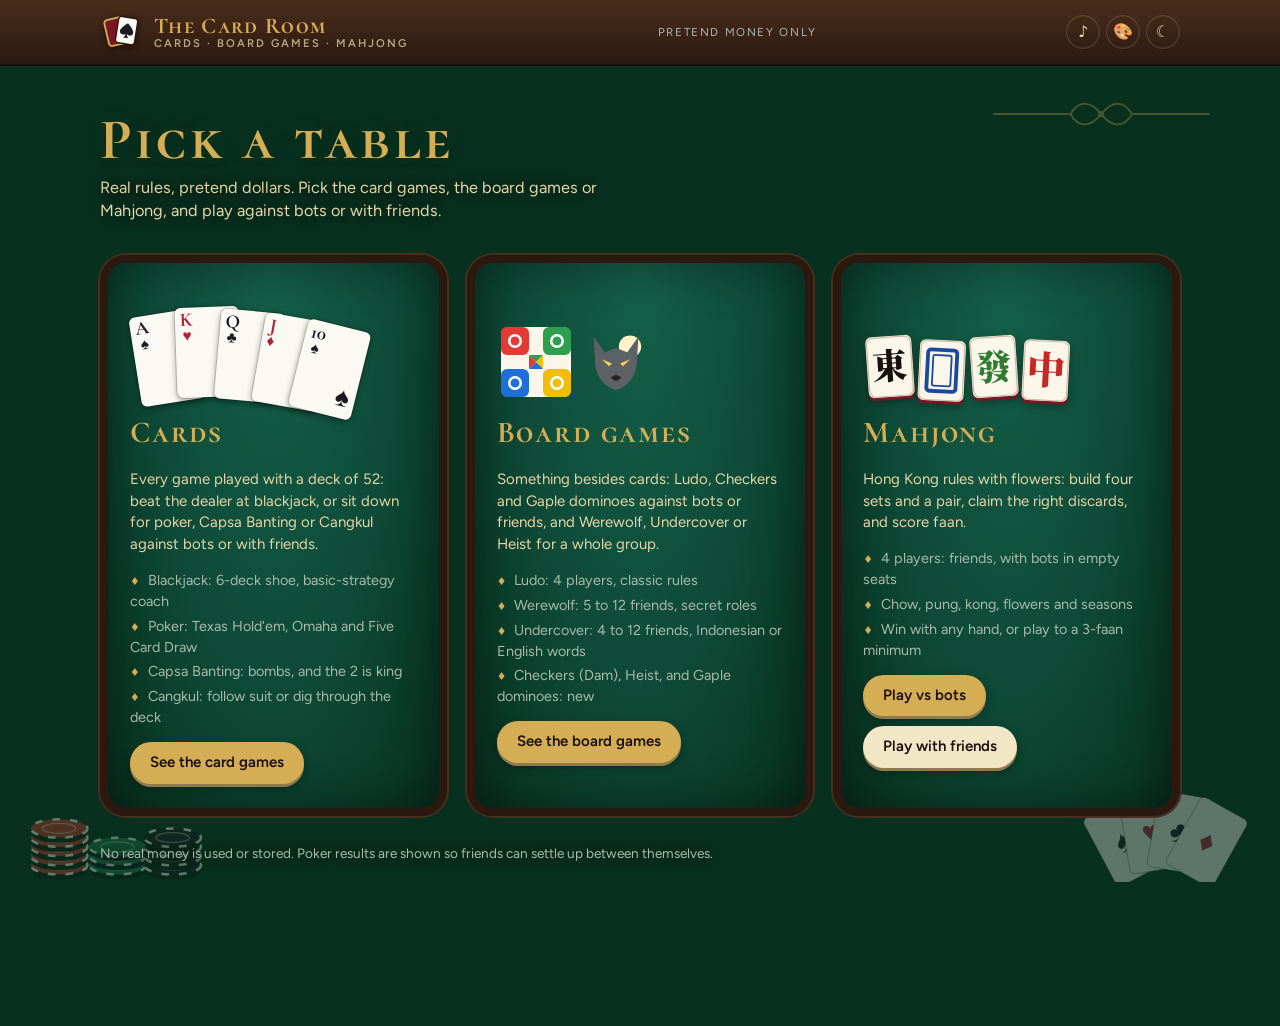
<file: index.html>
<!doctype html>
<html lang="en">
<head>
<meta charset="utf-8">
<meta name="viewport" content="width=device-width, initial-scale=1, viewport-fit=cover">
<title>The Card Room</title>
<meta name="description" content="Blackjack and Texas Hold'em with real casino rules and pretend money. Play poker against bots or with friends online.">
<meta name="theme-color" content="#2b1910">
<script src="theme.js"></script>
<link rel="icon" type="image/svg+xml" href="logo.svg">
<link rel="preconnect" href="https://fonts.googleapis.com">
<link rel="preconnect" href="https://fonts.gstatic.com" crossorigin>
<link rel="stylesheet" href="https://fonts.googleapis.com/css2?family=Cormorant+SC:wght@500;700&family=Cormorant+Garamond:wght@600;700&family=Figtree:wght@400;500;600;700&display=swap">
<link rel="stylesheet" href="shared.css">
<style>
  .hero { max-width: 1080px; margin: 0 auto; padding-block: 28px 8px; display: grid; gap: 6px; }
  .hero h1 { font-family: var(--font-display); color: var(--gold); font-size: clamp(2.2rem, 7vw, 3.6rem); letter-spacing: .06em; margin: 0; line-height: 1; text-wrap: balance; }
  .hero p { margin: 0; max-width: 56ch; color: var(--print); font-size: 1.02rem; }
  .games { max-width: 1080px; margin: 24px auto 0; display: grid; grid-template-columns: repeat(auto-fit, minmax(300px, 1fr)); gap: 20px; }
  .game {
    position: relative; overflow: hidden; display: grid; gap: 14px; align-content: start;
    background: radial-gradient(ellipse at 50% 0%, var(--felt-hi) 0%, var(--felt) 55%, var(--felt-deep) 100%);
    border: 8px solid var(--rail); border-radius: 26px; box-shadow: inset 0 0 50px rgba(0,0,0,.4), 0 0 0 2px var(--rail-hi);
    padding: 22px 22px 24px; color: var(--print); text-decoration: none; min-width: 0;
  }
  .game h2 { font-family: var(--font-display); color: var(--gold); font-size: 1.9rem; letter-spacing: .06em; margin: 0; }
  .game p { margin: 0; }
  .art { display: flex; height: 112px; align-items: flex-end; padding-left: 4px; }
  .art .card { --cw: 64px; }
  .art .card + .card { margin-left: -22px; }
  .art .card:nth-child(1) { transform: rotate(-9deg) translateY(6px); }
  .art .card:nth-child(2) { transform: rotate(-2deg); }
  .art .card:nth-child(3) { transform: rotate(5deg) translateY(4px); }
  .art .card:nth-child(4) { transform: rotate(10deg) translateY(10px); }
  .art .card:nth-child(5) { transform: rotate(14deg) translateY(18px); }
  .facts { list-style: none; margin: 0; padding: 0; display: grid; gap: 4px; font-size: .9rem; color: var(--muted); }
  .facts li::before { content: "♦"; color: var(--gold); margin-right: 8px; font-size: .75em; }
  .modes { display: flex; flex-wrap: wrap; gap: 10px; }
  .modes a { text-decoration: none; }
  .pill {
    display: inline-flex; align-items: center; gap: 8px; border-radius: 999px; padding: 10px 20px; font-weight: 600;
    background: var(--btn); color: var(--btn-ink); box-shadow: 0 3px 0 #8f7b4c, 0 4px 10px rgba(0,0,0,.35);
  }
  .pill.gold { background: var(--gold); }
  .pill:hover { filter: brightness(1.05); }
  .foot { max-width: 1080px; margin: 28px auto 0; color: var(--muted); font-size: .85rem; }
</style>
</head>
<body>
<header class="bar"><div class="bar-in">
  <a class="brand-link" href="./"><img class="logo" src="logo.svg" alt="" width="44" height="44"><span class="brand-text"><span class="brand">The Card Room</span><span class="brand-sub">Cards · Board games · Mahjong</span></span></a>
  <span class="tagline">Pretend money only</span>
</div></header>

<div class="wrap">
  <section class="hero">
    <h1>Pick a table</h1>
    <p>Real rules, pretend dollars. Pick the card games, the board games or Mahjong, and play against bots or with friends.</p>
  </section>

  <section class="games">
    <div class="game">
      <div class="art" aria-hidden="true">
        <div class="card"><div class="corner">A<span>♠</span></div><div class="pip">♠</div></div>
        <div class="card red"><div class="corner">K<span>♥</span></div><div class="pip">♥</div></div>
        <div class="card"><div class="corner">Q<span>♣</span></div><div class="pip">♣</div></div>
        <div class="card red"><div class="corner">J<span>♦</span></div><div class="pip">♦</div></div>
        <div class="card"><div class="corner">10<span>♠</span></div><div class="pip">♠</div></div>
      </div>
      <h2>Cards</h2>
      <p>Every game played with a deck of 52: beat the dealer at blackjack, or sit down for poker, Capsa Banting or Cangkul against bots or with friends.</p>
      <ul class="facts">
        <li>Blackjack: 6-deck shoe, basic-strategy coach</li>
        <li>Poker: Texas Hold'em, Omaha and Five Card Draw</li>
        <li>Capsa Banting: bombs, and the 2 is king</li>
        <li>Cangkul: follow suit or dig through the deck</li>
      </ul>
      <div class="modes">
        <a class="pill gold" href="cards/">See the card games</a>
      </div>
    </div>

    <div class="game">
      <div class="art board-art" aria-hidden="true"><svg viewBox="0 0 90 90" width="96" height="96" aria-hidden="true"><rect width="90" height="90" rx="10" fill="#fbf6ea"/><rect x="0" y="0" width="36" height="36" rx="8" fill="#e53935"/><rect x="54" y="0" width="36" height="36" rx="8" fill="#2e9e4f"/><rect x="54" y="54" width="36" height="36" rx="8" fill="#f2bd0d"/><rect x="0" y="54" width="36" height="36" rx="8" fill="#1e6fd9"/><polygon points="36,36 54,36 45,45" fill="#2e9e4f"/><polygon points="54,36 54,54 45,45" fill="#f2bd0d"/><polygon points="36,54 54,54 45,45" fill="#1e6fd9"/><polygon points="36,36 36,54 45,45" fill="#e53935"/><circle cx="18" cy="18" r="9" fill="#fff"/><circle cx="18" cy="18" r="6.5" fill="#e53935" stroke="#fff" stroke-width="1.5"/><circle cx="72" cy="18" r="9" fill="#fff"/><circle cx="72" cy="18" r="6.5" fill="#2e9e4f" stroke="#fff" stroke-width="1.5"/><circle cx="72" cy="72" r="9" fill="#fff"/><circle cx="72" cy="72" r="6.5" fill="#f2bd0d" stroke="#fff" stroke-width="1.5"/><circle cx="18" cy="72" r="9" fill="#fff"/><circle cx="18" cy="72" r="6.5" fill="#1e6fd9" stroke="#fff" stroke-width="1.5"/></svg><svg viewBox="0 0 100 100" width="96" height="96" aria-hidden="true"><circle cx="70" cy="28" r="16" fill="#fdf3c7"/><path d="M18 14 L34 36 L50 30 L66 36 L82 14 L80 48 C80 70 66 86 50 90 C34 86 20 70 20 48Z" fill="#5d6168"/><path d="M30 46 L44 52 L40 56Z M70 46 L56 52 L60 56Z" fill="#ffd54f"/><path d="M42 72 L50 78 L58 72 L50 68Z" fill="#2b2420"/></svg></div>
      <h2>Board games</h2>
      <p>Something besides cards: Ludo, Checkers and Gaple dominoes against bots or friends, and Werewolf, Undercover or Heist for a whole group.</p>
      <ul class="facts">
        <li>Ludo: 4 players, classic rules</li>
        <li>Werewolf: 5 to 12 friends, secret roles</li>
        <li>Undercover: 4 to 12 friends, Indonesian or English words</li>
        <li>Checkers (Dam), Heist, and Gaple dominoes: new</li>
      </ul>
      <div class="modes">
        <a class="pill gold" href="boardgames/">See the board games</a>
      </div>
    </div>

    <div class="game">
      <div class="art mj-art" aria-hidden="true" data-tiles="1z 5z 6z 7z"></div>
      <h2>Mahjong</h2>
      <p>Hong Kong rules with flowers: build four sets and a pair, claim the right discards, and score faan.</p>
      <ul class="facts">
        <li>4 players: friends, with bots in empty seats</li>
        <li>Chow, pung, kong, flowers and seasons</li>
        <li>Win with any hand, or play to a 3-faan minimum</li>
      </ul>
      <div class="modes">
        <a class="pill gold" href="mahjong/#ai">Play vs bots</a>
        <a class="pill" href="mahjong/#online">Play with friends</a>
      </div>
    </div>
  </section>

  <p class="foot">No real money is used or stored. Poker results are shown so friends can settle up between themselves.</p>
</div>
<style>
  .mj-art { display: flex; gap: 6px; }
  .board-art { display: flex; gap: 10px; } .board-art svg { width: 70px; height: 70px; }
  .mj-art .tile { width: 46px; aspect-ratio: 3 / 4; border-radius: 6px; background: #f7f1e3; box-shadow: 0 3px 0 var(--card-back, #2c6e49), 0 5px 8px rgba(0,0,0,.35); }
  .mj-art .tile:nth-child(odd) { transform: rotate(-4deg); } .mj-art .tile:nth-child(even) { transform: rotate(3deg) translateY(4px); }
  .mj-art .tile svg { display: block; width: 100%; height: 100%; }
</style>
<script type="module">
  import { tileSvg } from "./mahjong/tiles.js";
  for (const box of document.querySelectorAll("[data-tiles]")) box.innerHTML = box.dataset.tiles.split(" ").map(t => `<div class="tile">${tileSvg(t)}</div>`).join("");
</script>
</body>
</html>
</file>
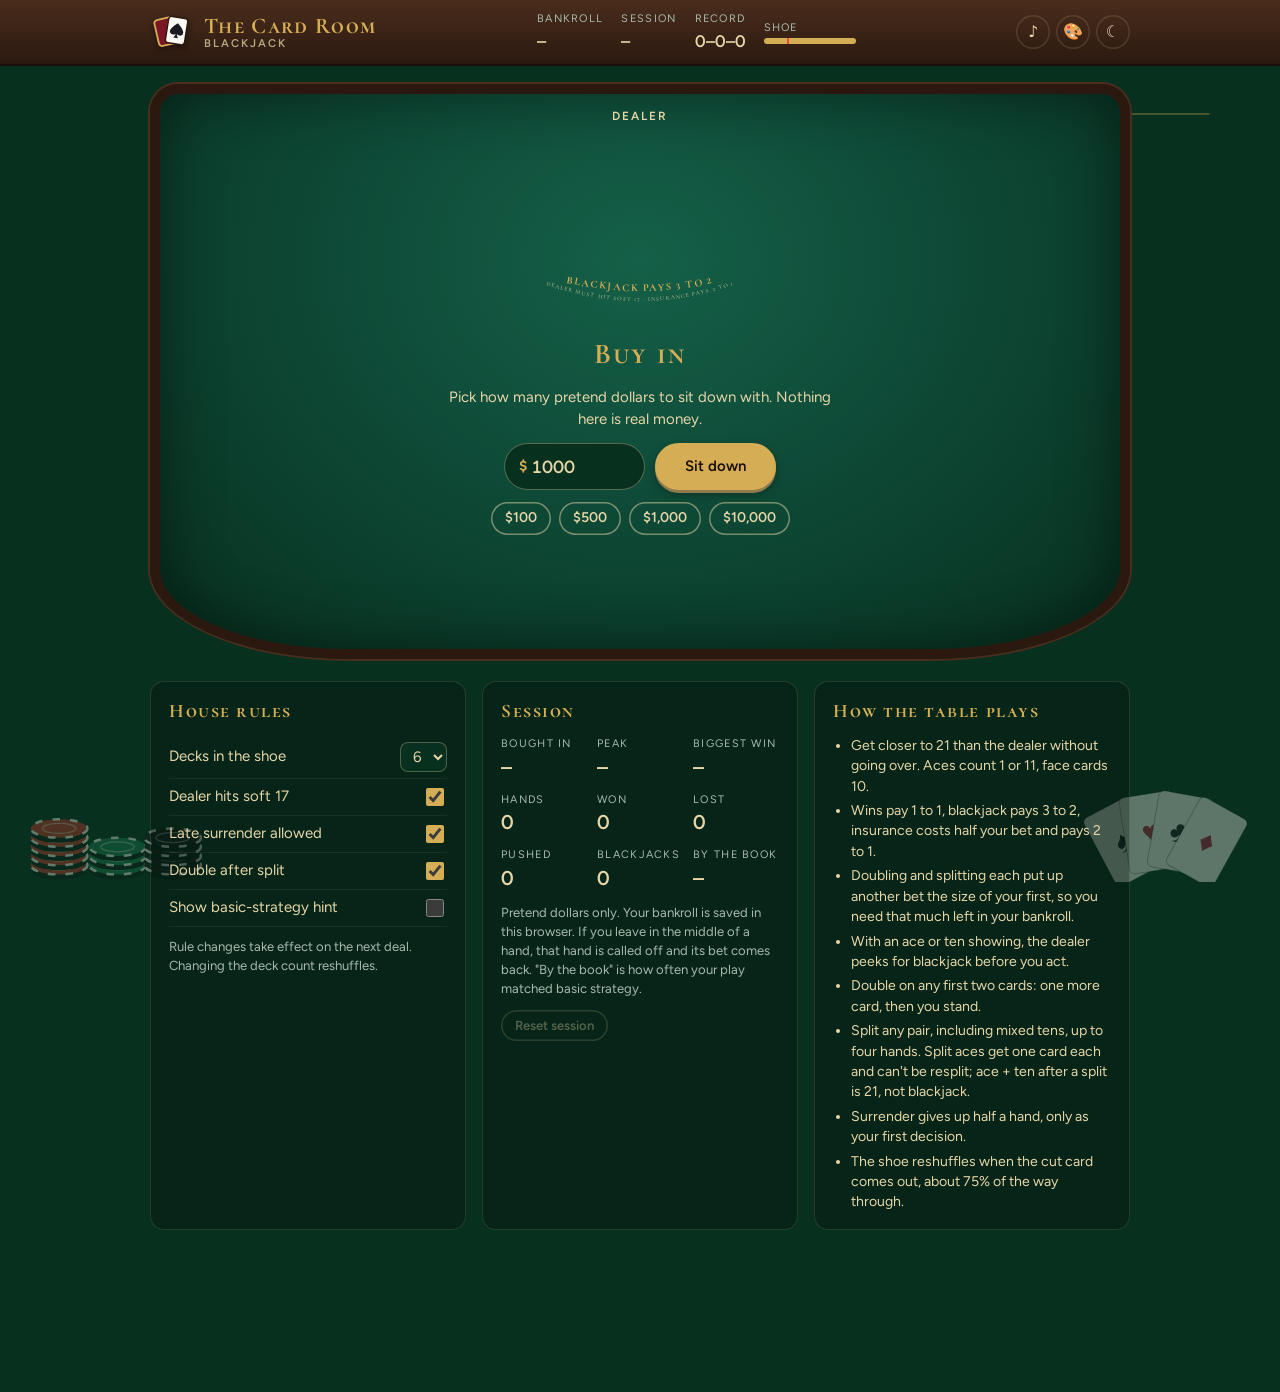
<file: blackjack/index.html>
<!doctype html>
<html lang="en">
<head>
<meta charset="utf-8">
<meta name="viewport" content="width=device-width, initial-scale=1, viewport-fit=cover">
<title>Blackjack Practice Table</title>
<meta name="description" content="Play blackjack with real casino rules and pretend dollars. Buy in for any amount, bet each hand, double, split, surrender, take insurance, and get basic-strategy hints.">
<meta name="theme-color" content="#2b1910">
<script src="../theme.js"></script>
<link rel="icon" type="image/svg+xml" href="../logo.svg">
<link rel="preconnect" href="https://fonts.googleapis.com">
<link rel="preconnect" href="https://fonts.gstatic.com" crossorigin>
<link rel="stylesheet" href="https://fonts.googleapis.com/css2?family=Cormorant+SC:wght@500;700&family=Cormorant+Garamond:wght@600;700&family=Figtree:wght@400;500;600;700&display=swap">
<link rel="stylesheet" href="styles.css">
</head>
<body>

<header class="bar">
  <div class="bar-in">
    <a class="brand-link" href="../" title="All games"><img class="logo" src="../logo.svg" alt="The Card Room, all games" width="44" height="44"><span class="brand-text"><span class="brand">The Card Room</span><h1 class="brand-sub">Blackjack</h1></span></a>
    <div class="meters">
      <div class="meter"><small>Bankroll</small><b id="bankroll">–</b></div>
      <div class="meter"><small>Session</small><b id="sessionPL">–</b></div>
      <div class="meter"><small>Record</small><b id="record">0–0–0</b></div>
      <div class="meter">
        <small>Shoe <span id="shoeLeft"></span></small>
        <div class="shoe-track" title="Cards left in the shoe. The red line is the cut card."><div class="shoe-fill" id="shoeFill"></div><div class="shoe-cut" id="shoeCut"></div></div>
      </div>
    </div>
  </div>
</header>

<div class="wrap">
  <main class="table" aria-live="polite">
    <div class="zone-label">Dealer <span class="total" id="dealerTotal"></span></div>
    <div class="cards" id="dealerCards"></div>

    <svg class="felt-print" viewBox="0 0 560 120" aria-hidden="true">
      <defs><path id="arc1" d="M30,40 Q280,130 530,40"/><path id="arc2" d="M70,66 Q280,146 490,66"/></defs>
      <text font-size="22"><textPath href="#arc1" startOffset="50%" text-anchor="middle">BLACKJACK PAYS 3 TO 2</textPath></text>
      <text class="sub" font-size="12"><textPath href="#arc2" startOffset="50%" text-anchor="middle" id="dealerRulePrint">DEALER MUST HIT SOFT 17 · INSURANCE PAYS 2 TO 1</textPath></text>
    </svg>

    <form class="setup" id="setup" hidden>
      <h2>Buy in</h2>
      <p>Pick how many pretend dollars to sit down with. Nothing here is real money.</p>
      <div class="buyin-row">
        <label class="money-input" for="buyIn"><span>$</span><input id="buyIn" type="number" inputmode="numeric" min="1" max="1000000000" step="1" value="1000" required></label>
        <button class="primary" type="submit" id="btnSit">Sit down</button>
      </div>
      <div class="quick" id="quickBuy">
        <button type="button" class="ghost" data-amt="100">$100</button>
        <button type="button" class="ghost" data-amt="500">$500</button>
        <button type="button" class="ghost" data-amt="1000">$1,000</button>
        <button type="button" class="ghost" data-amt="10000">$10,000</button>
      </div>
      <p class="setup-err" id="buyErr"></p>
    </form>

    <div class="hands" id="hands"></div>
    <div class="msg" id="msg"></div>
    <div class="hint" id="hint"></div>

    <div class="betting" id="betting" hidden>
      <div class="bet-spot" aria-live="polite"><small>Your bet</small><b id="betAmt">$0</b></div>
      <div class="chips" id="chips">
        <button type="button" class="chip c1" data-chip="1" aria-label="Add $1">1</button>
        <button type="button" class="chip c5" data-chip="5" aria-label="Add $5">5</button>
        <button type="button" class="chip c25" data-chip="25" aria-label="Add $25">25</button>
        <button type="button" class="chip c100" data-chip="100" aria-label="Add $100">100</button>
        <button type="button" class="chip c500" data-chip="500" aria-label="Add $500">500</button>
        <button type="button" class="chip c1k" data-chip="1000" aria-label="Add $1,000">1K</button>
      </div>
      <div class="bet-tools">
        <label class="money-input small" for="betInput"><span>$</span><input id="betInput" type="number" inputmode="numeric" min="1" step="1" aria-label="Bet amount in dollars"></label>
        <button type="button" class="ghost" id="btnClearBet">Clear</button>
        <button type="button" class="ghost" id="btnAllIn">All in</button>
      </div>
    </div>

    <div class="actions" id="actions">
      <button class="primary" id="btnDeal">Deal<kbd>Space</kbd></button>
      <button class="primary" id="btnRebuy" hidden>Buy in again</button>
      <button id="btnInsYes" hidden>Take insurance<kbd>Y</kbd></button>
      <button id="btnInsNo" class="ghost" hidden>No insurance<kbd>N</kbd></button>
      <button id="btnHit" hidden>Hit<kbd>H</kbd></button>
      <button id="btnStand" hidden>Stand<kbd>S</kbd></button>
      <button id="btnDouble" hidden>Double<kbd>D</kbd></button>
      <button id="btnSplit" hidden>Split<kbd>P</kbd></button>
      <button id="btnSurrender" class="ghost" hidden>Surrender<kbd>R</kbd></button>
    </div>
  </main>

  <section class="panel">
    <div class="box">
      <h2>House rules</h2>
      <div class="row"><label for="optDecks">Decks in the shoe</label>
        <select id="optDecks"><option value="1">1</option><option value="2">2</option><option value="6" selected>6</option><option value="8">8</option></select></div>
      <div class="row"><label for="optH17">Dealer hits soft 17</label><input type="checkbox" id="optH17" checked></div>
      <div class="row"><label for="optSurrender">Late surrender allowed</label><input type="checkbox" id="optSurrender" checked></div>
      <div class="row"><label for="optDas">Double after split</label><input type="checkbox" id="optDas" checked></div>
      <div class="row"><label for="optHint">Show basic-strategy hint</label><input type="checkbox" id="optHint"></div>
      <p class="note">Rule changes take effect on the next deal. Changing the deck count reshuffles.</p>
    </div>
    <div class="box">
      <h2>Session</h2>
      <div class="stats">
        <div class="stat"><small>Bought in</small><b id="stStart">–</b></div>
        <div class="stat"><small>Peak</small><b id="stPeak">–</b></div>
        <div class="stat"><small>Biggest win</small><b id="stBigWin">–</b></div>
        <div class="stat"><small>Hands</small><b id="stHands">0</b></div>
        <div class="stat"><small>Won</small><b id="stWon">0</b></div>
        <div class="stat"><small>Lost</small><b id="stLost">0</b></div>
        <div class="stat"><small>Pushed</small><b id="stPush">0</b></div>
        <div class="stat"><small>Blackjacks</small><b id="stBJ">0</b></div>
        <div class="stat"><small>By the book</small><b id="stBook">–</b></div>
      </div>
      <p class="note">Pretend dollars only. Your bankroll is saved in this browser. If you leave in the middle of a hand, that hand is called off and its bet comes back. "By the book" is how often your play matched basic strategy.</p>
      <button class="ghost reset" id="btnReset">Reset session</button>
    </div>
    <div class="box">
      <h2>How the table plays</h2>
      <ul class="rules-list">
        <li>Get closer to 21 than the dealer without going over. Aces count 1 or 11, face cards 10.</li>
        <li>Wins pay 1 to 1, blackjack pays 3 to 2, insurance costs half your bet and pays 2 to 1.</li>
        <li>Doubling and splitting each put up another bet the size of your first, so you need that much left in your bankroll.</li>
        <li>With an ace or ten showing, the dealer peeks for blackjack before you act.</li>
        <li>Double on any first two cards: one more card, then you stand.</li>
        <li>Split any pair, including mixed tens, up to four hands. Split aces get one card each and can't be resplit; ace + ten after a split is 21, not blackjack.</li>
        <li>Surrender gives up half a hand, only as your first decision.</li>
        <li>The shoe reshuffles when the cut card comes out, about 75% of the way through.</li>
      </ul>
    </div>
  </section>
</div>

<script src="rules.js"></script>
<script src="game.js"></script>
</body>
</html>
</file>
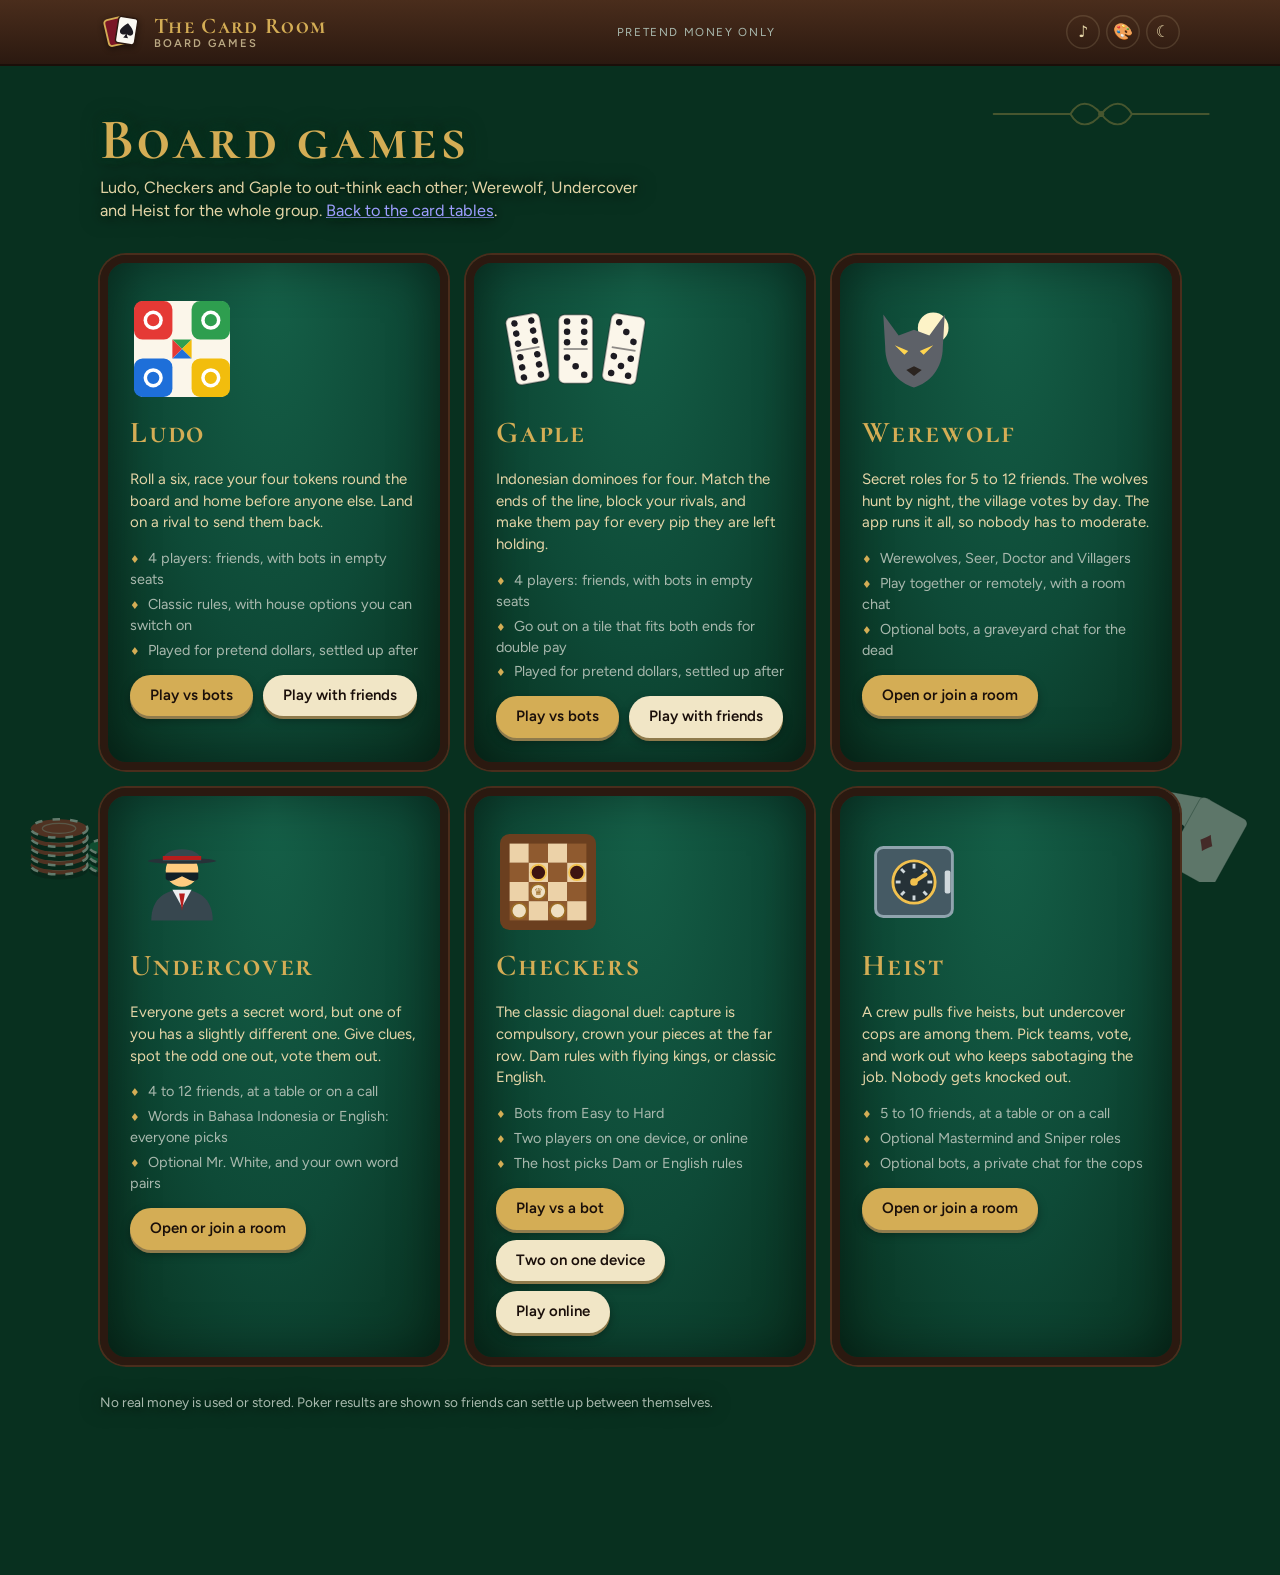
<file: boardgames/index.html>
<!doctype html>
<html lang="en">
<head>
<meta charset="utf-8">
<meta name="viewport" content="width=device-width, initial-scale=1, viewport-fit=cover">
<title>Board games · The Card Room</title>
<meta name="description" content="Blackjack and Texas Hold'em with real casino rules and pretend money. Play poker against bots or with friends online.">
<meta name="theme-color" content="#2b1910">
<script src="../theme.js"></script>
<link rel="icon" type="image/svg+xml" href="../logo.svg">
<link rel="preconnect" href="https://fonts.googleapis.com">
<link rel="preconnect" href="https://fonts.gstatic.com" crossorigin>
<link rel="stylesheet" href="https://fonts.googleapis.com/css2?family=Cormorant+SC:wght@500;700&family=Cormorant+Garamond:wght@600;700&family=Figtree:wght@400;500;600;700&display=swap">
<link rel="stylesheet" href="../shared.css">
<style>
  .hero { max-width: 1080px; margin: 0 auto; padding-block: 28px 8px; display: grid; gap: 6px; }
  .hero h1 { font-family: var(--font-display); color: var(--gold); font-size: clamp(2.2rem, 7vw, 3.6rem); letter-spacing: .06em; margin: 0; line-height: 1; text-wrap: balance; }
  .hero p { margin: 0; max-width: 56ch; color: var(--print); font-size: 1.02rem; }
  .games { max-width: 1080px; margin: 24px auto 0; display: grid; grid-template-columns: repeat(auto-fit, minmax(300px, 1fr)); gap: 18px; }
  .game {
    position: relative; overflow: hidden; display: grid; gap: 14px; align-content: start;
    background: radial-gradient(ellipse at 50% 0%, var(--felt-hi) 0%, var(--felt) 55%, var(--felt-deep) 100%);
    border: 8px solid var(--rail); border-radius: 26px; box-shadow: inset 0 0 50px rgba(0,0,0,.4), 0 0 0 2px var(--rail-hi);
    padding: 22px 22px 24px; color: var(--print); text-decoration: none; min-width: 0;
  }
  .game h2 { font-family: var(--font-display); color: var(--gold); font-size: 1.9rem; letter-spacing: .06em; margin: 0; }
  .game p { margin: 0; }
  .art { display: flex; height: 112px; align-items: flex-end; padding-left: 4px; }
  .art .card { --cw: 64px; }
  .art .card + .card { margin-left: -22px; }
  .art .card:nth-child(1) { transform: rotate(-9deg) translateY(6px); }
  .art .card:nth-child(2) { transform: rotate(-2deg); }
  .art .card:nth-child(3) { transform: rotate(5deg) translateY(4px); }
  .art .card:nth-child(4) { transform: rotate(10deg) translateY(10px); }
  .art .card:nth-child(5) { transform: rotate(14deg) translateY(18px); }
  .facts { list-style: none; margin: 0; padding: 0; display: grid; gap: 4px; font-size: .9rem; color: var(--muted); }
  .facts li::before { content: "♦"; color: var(--gold); margin-right: 8px; font-size: .75em; }
  .modes { display: flex; flex-wrap: wrap; gap: 10px; }
  .modes a { text-decoration: none; }
  .pill {
    display: inline-flex; align-items: center; gap: 8px; border-radius: 999px; padding: 10px 20px; font-weight: 600;
    background: var(--btn); color: var(--btn-ink); box-shadow: 0 3px 0 #8f7b4c, 0 4px 10px rgba(0,0,0,.35);
  }
  .pill.gold { background: var(--gold); }
  .pill:hover { filter: brightness(1.05); }
  .foot { max-width: 1080px; margin: 28px auto 0; color: var(--muted); font-size: .85rem; }
</style>
</head>
<body>
<header class="bar"><div class="bar-in">
  <a class="brand-link" href="../" title="All games"><img class="logo" src="../logo.svg" alt="" width="44" height="44"><span class="brand-text"><span class="brand">The Card Room</span><span class="brand-sub">Board games</span></span></a>
  <span class="tagline">Pretend money only</span>
</div></header>

<div class="wrap">
  <section class="hero">
    <h1>Board games</h1>
    <p>Ludo, Checkers and Gaple to out-think each other; Werewolf, Undercover and Heist for the whole group. <a href="../">Back to the card tables</a>.</p>
  </section>

  <section class="games">
    <div class="game">
      <div class="art" aria-hidden="true"><svg viewBox="0 0 90 90" width="96" height="96" aria-hidden="true"><rect width="90" height="90" rx="10" fill="#fbf6ea"/><rect x="0" y="0" width="36" height="36" rx="8" fill="#e53935"/><rect x="54" y="0" width="36" height="36" rx="8" fill="#2e9e4f"/><rect x="54" y="54" width="36" height="36" rx="8" fill="#f2bd0d"/><rect x="0" y="54" width="36" height="36" rx="8" fill="#1e6fd9"/><polygon points="36,36 54,36 45,45" fill="#2e9e4f"/><polygon points="54,36 54,54 45,45" fill="#f2bd0d"/><polygon points="36,54 54,54 45,45" fill="#1e6fd9"/><polygon points="36,36 36,54 45,45" fill="#e53935"/><circle cx="18" cy="18" r="9" fill="#fff"/><circle cx="18" cy="18" r="6.5" fill="#e53935" stroke="#fff" stroke-width="1.5"/><circle cx="72" cy="18" r="9" fill="#fff"/><circle cx="72" cy="18" r="6.5" fill="#2e9e4f" stroke="#fff" stroke-width="1.5"/><circle cx="72" cy="72" r="9" fill="#fff"/><circle cx="72" cy="72" r="6.5" fill="#f2bd0d" stroke="#fff" stroke-width="1.5"/><circle cx="18" cy="72" r="9" fill="#fff"/><circle cx="18" cy="72" r="6.5" fill="#1e6fd9" stroke="#fff" stroke-width="1.5"/></svg></div>
      <h2>Ludo</h2>
      <p>Roll a six, race your four tokens round the board and home before anyone else. Land on a rival to send them back.</p>
      <ul class="facts">
        <li>4 players: friends, with bots in empty seats</li>
        <li>Classic rules, with house options you can switch on</li>
        <li>Played for pretend dollars, settled up after</li>
      </ul>
      <div class="modes">
        <a class="pill gold" href="../ludo/#ai">Play vs bots</a>
        <a class="pill" href="../ludo/#online">Play with friends</a>
      </div>
    </div>

    <div class="game">
      <div class="art" aria-hidden="true"><svg viewBox="0 0 96 56" width="165" height="96" aria-hidden="true"><g transform="translate(6 8) rotate(-10 10 20)"><rect width="20" height="40" rx="3.5" fill="#fbf6ea" stroke="#1d1b22" stroke-opacity=".35"/><path d="M3 20H17" stroke="#1d1b22" stroke-opacity=".5"/><circle cx="5" cy="4" r="1.9" fill="#1d1b22"/><circle cx="15" cy="4" r="1.9" fill="#1d1b22"/><circle cx="5" cy="10" r="1.9" fill="#1d1b22"/><circle cx="15" cy="10" r="1.9" fill="#1d1b22"/><circle cx="5" cy="16" r="1.9" fill="#1d1b22"/><circle cx="15" cy="16" r="1.9" fill="#1d1b22"/><circle cx="5" cy="24" r="1.9" fill="#1d1b22"/><circle cx="15" cy="24" r="1.9" fill="#1d1b22"/><circle cx="5" cy="30" r="1.9" fill="#1d1b22"/><circle cx="15" cy="30" r="1.9" fill="#1d1b22"/><circle cx="5" cy="36" r="1.9" fill="#1d1b22"/><circle cx="15" cy="36" r="1.9" fill="#1d1b22"/></g><g transform="translate(34 8) rotate(0 10 20)"><rect width="20" height="40" rx="3.5" fill="#fbf6ea" stroke="#1d1b22" stroke-opacity=".35"/><path d="M3 20H17" stroke="#1d1b22" stroke-opacity=".5"/><circle cx="5" cy="4" r="1.9" fill="#1d1b22"/><circle cx="15" cy="4" r="1.9" fill="#1d1b22"/><circle cx="5" cy="10" r="1.9" fill="#1d1b22"/><circle cx="15" cy="10" r="1.9" fill="#1d1b22"/><circle cx="5" cy="16" r="1.9" fill="#1d1b22"/><circle cx="15" cy="16" r="1.9" fill="#1d1b22"/><circle cx="5" cy="25" r="1.9" fill="#1d1b22"/><circle cx="10" cy="30" r="1.9" fill="#1d1b22"/><circle cx="15" cy="35" r="1.9" fill="#1d1b22"/></g><g transform="translate(62 8) rotate(9 10 20)"><rect width="20" height="40" rx="3.5" fill="#fbf6ea" stroke="#1d1b22" stroke-opacity=".35"/><path d="M3 20H17" stroke="#1d1b22" stroke-opacity=".5"/><circle cx="5" cy="5" r="1.9" fill="#1d1b22"/><circle cx="10" cy="10" r="1.9" fill="#1d1b22"/><circle cx="15" cy="15" r="1.9" fill="#1d1b22"/><circle cx="5" cy="25" r="1.9" fill="#1d1b22"/><circle cx="15" cy="25" r="1.9" fill="#1d1b22"/><circle cx="10" cy="30" r="1.9" fill="#1d1b22"/><circle cx="5" cy="35" r="1.9" fill="#1d1b22"/><circle cx="15" cy="35" r="1.9" fill="#1d1b22"/></g></svg></div>
      <h2>Gaple</h2>
      <p>Indonesian dominoes for four. Match the ends of the line, block your rivals, and make them pay for every pip they are left holding.</p>
      <ul class="facts">
        <li>4 players: friends, with bots in empty seats</li>
        <li>Go out on a tile that fits both ends for double pay</li>
        <li>Played for pretend dollars, settled up after</li>
      </ul>
      <div class="modes">
        <a class="pill gold" href="../gaple/#ai">Play vs bots</a>
        <a class="pill" href="../gaple/#online">Play with friends</a>
      </div>
    </div>

    <div class="game">
      <div class="art" aria-hidden="true"><svg viewBox="0 0 100 100" width="96" height="96" aria-hidden="true"><circle cx="70" cy="28" r="16" fill="#fdf3c7"/><path d="M18 14 L34 36 L50 30 L66 36 L82 14 L80 48 C80 70 66 86 50 90 C34 86 20 70 20 48Z" fill="#5d6168"/><path d="M30 46 L44 52 L40 56Z M70 46 L56 52 L60 56Z" fill="#ffd54f"/><path d="M42 72 L50 78 L58 72 L50 68Z" fill="#2b2420"/></svg></div>
      <h2>Werewolf</h2>
      <p>Secret roles for 5 to 12 friends. The wolves hunt by night, the village votes by day. The app runs it all, so nobody has to moderate.</p>
      <ul class="facts">
        <li>Werewolves, Seer, Doctor and Villagers</li>
        <li>Play together or remotely, with a room chat</li>
        <li>Optional bots, a graveyard chat for the dead</li>
      </ul>
      <div class="modes">
        <a class="pill gold" href="../werewolf/">Open or join a room</a>
      </div>
    </div>

    <div class="game">
      <div class="art" aria-hidden="true"><svg viewBox="0 0 100 100" width="96" height="96" aria-hidden="true"><path d="M18 90 C18 66 34 58 50 58 C66 58 82 66 82 90Z" fill="#37474f"/><path d="M40 58 L50 76 L60 58Z" fill="#eceff1"/><path d="M47 62 L50 80 L53 62Z" fill="#b71c1c"/><circle cx="50" cy="38" r="17" fill="#ffcc80"/><path d="M33 40 H67 V46 C67 48 62 50 58 48 L50 44 L42 48 C38 50 33 48 33 46Z" fill="#102027"/><path d="M14 28 C22 24 78 24 86 28 C78 32 22 32 14 28Z" fill="#263238"/><path d="M30 28 C30 12 70 12 70 28Z" fill="#37474f"/><path d="M30 23 H70 V27 H30Z" fill="#b71c1c"/></svg></div>
      <h2>Undercover</h2>
      <p>Everyone gets a secret word, but one of you has a slightly different one. Give clues, spot the odd one out, vote them out.</p>
      <ul class="facts">
        <li>4 to 12 friends, at a table or on a call</li>
        <li>Words in Bahasa Indonesia or English: everyone picks</li>
        <li>Optional Mr. White, and your own word pairs</li>
      </ul>
      <div class="modes">
        <a class="pill gold" href="../undercover/">Open or join a room</a>
      </div>
    </div>

    <div class="game">
      <div class="art" aria-hidden="true"><svg viewBox="0 0 100 100" width="96" height="96" aria-hidden="true"><rect width="100" height="100" rx="10" fill="#6b3f1f"/><rect x="10" y="10" width="20" height="20" fill="#ecd2a8"/><rect x="30" y="10" width="20" height="20" fill="#8f5a2f"/><rect x="50" y="10" width="20" height="20" fill="#ecd2a8"/><rect x="70" y="10" width="20" height="20" fill="#8f5a2f"/><rect x="10" y="30" width="20" height="20" fill="#8f5a2f"/><rect x="30" y="30" width="20" height="20" fill="#ecd2a8"/><rect x="50" y="30" width="20" height="20" fill="#8f5a2f"/><rect x="70" y="30" width="20" height="20" fill="#ecd2a8"/><rect x="10" y="50" width="20" height="20" fill="#ecd2a8"/><rect x="30" y="50" width="20" height="20" fill="#8f5a2f"/><rect x="50" y="50" width="20" height="20" fill="#ecd2a8"/><rect x="70" y="50" width="20" height="20" fill="#8f5a2f"/><rect x="10" y="70" width="20" height="20" fill="#8f5a2f"/><rect x="30" y="70" width="20" height="20" fill="#ecd2a8"/><rect x="50" y="70" width="20" height="20" fill="#8f5a2f"/><rect x="70" y="70" width="20" height="20" fill="#ecd2a8"/><circle cx="40" cy="40" r="8" fill="#3d1411" stroke="#f2c14e" stroke-width="2"/><circle cx="80" cy="40" r="8" fill="#3d1411" stroke="#f2c14e" stroke-width="2"/><circle cx="20" cy="80" r="8" fill="#efe0c2" stroke="#9a6b24" stroke-width="2"/><circle cx="60" cy="80" r="8" fill="#efe0c2" stroke="#9a6b24" stroke-width="2"/><circle cx="40" cy="60" r="8" fill="#efe0c2" stroke="#9a6b24" stroke-width="2"/><text x="40" y="64" font-size="10" text-anchor="middle" fill="#9a6b24">♛</text></svg></div>
      <h2>Checkers</h2>
      <p>The classic diagonal duel: capture is compulsory, crown your pieces at the far row. Dam rules with flying kings, or classic English.</p>
      <ul class="facts">
        <li>Bots from Easy to Hard</li>
        <li>Two players on one device, or online</li>
        <li>The host picks Dam or English rules</li>
      </ul>
      <div class="modes">
        <a class="pill gold" href="../checkers/#ai">Play vs a bot</a>
        <a class="pill" href="../checkers/#local">Two on one device</a>
        <a class="pill" href="../checkers/#online">Play online</a>
      </div>
    </div>

    <div class="game">
      <div class="art" aria-hidden="true"><svg viewBox="0 0 100 100" width="96" height="96" aria-hidden="true"><rect x="10" y="14" width="80" height="72" rx="8" fill="#455a64" stroke="#90a4ae" stroke-width="3"/><circle cx="50" cy="50" r="22" fill="#263238" stroke="#f2c14e" stroke-width="3"/><path d="M50 31 V36" stroke="#cfd8dc" stroke-width="3" transform="rotate(0 50 50)"/><path d="M50 31 V36" stroke="#cfd8dc" stroke-width="3" transform="rotate(45 50 50)"/><path d="M50 31 V36" stroke="#cfd8dc" stroke-width="3" transform="rotate(90 50 50)"/><path d="M50 31 V36" stroke="#cfd8dc" stroke-width="3" transform="rotate(135 50 50)"/><path d="M50 31 V36" stroke="#cfd8dc" stroke-width="3" transform="rotate(180 50 50)"/><path d="M50 31 V36" stroke="#cfd8dc" stroke-width="3" transform="rotate(225 50 50)"/><path d="M50 31 V36" stroke="#cfd8dc" stroke-width="3" transform="rotate(270 50 50)"/><path d="M50 31 V36" stroke="#cfd8dc" stroke-width="3" transform="rotate(315 50 50)"/><path d="M50 50 L62 42" stroke="#f2c14e" stroke-width="4" stroke-linecap="round"/><circle cx="50" cy="50" r="4" fill="#f2c14e"/><rect x="82" y="38" width="6" height="24" rx="2" fill="#cfd8dc"/></svg></div>
      <h2>Heist</h2>
      <p>A crew pulls five heists, but undercover cops are among them. Pick teams, vote, and work out who keeps sabotaging the job. Nobody gets knocked out.</p>
      <ul class="facts">
        <li>5 to 10 friends, at a table or on a call</li>
        <li>Optional Mastermind and Sniper roles</li>
        <li>Optional bots, a private chat for the cops</li>
      </ul>
      <div class="modes">
        <a class="pill gold" href="../heist/">Open or join a room</a>
      </div>
    </div>
  </section>

  <p class="foot">No real money is used or stored. Poker results are shown so friends can settle up between themselves.</p>
</div>
<style>
  .mj-art { display: flex; gap: 6px; }
  .mj-art .tile { width: 46px; aspect-ratio: 3 / 4; border-radius: 6px; background: #f7f1e3; box-shadow: 0 3px 0 var(--card-back, #2c6e49), 0 5px 8px rgba(0,0,0,.35); }
  .mj-art .tile:nth-child(odd) { transform: rotate(-4deg); } .mj-art .tile:nth-child(even) { transform: rotate(3deg) translateY(4px); }
  .mj-art .tile svg { display: block; width: 100%; height: 100%; }
</style>
</body>
</html>
</file>
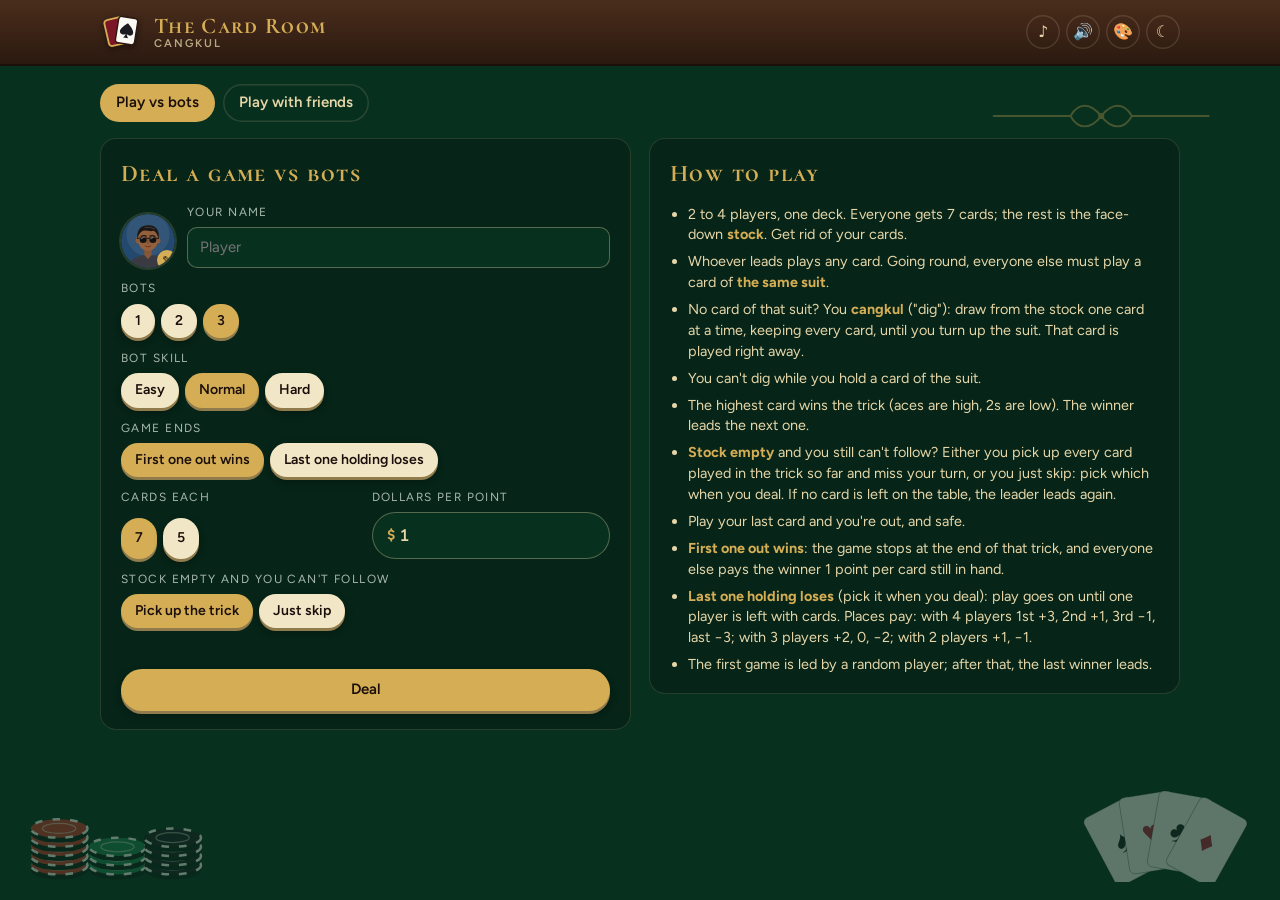
<file: cangkul/index.html>
<!doctype html>
<html lang="en">
<head>
<meta charset="utf-8">
<meta name="viewport" content="width=device-width, initial-scale=1, viewport-fit=cover">
<title>Cangkul</title>
<meta name="description" content="Cangkul (Cangkulan), the Indonesian follow-suit card game, with pretend money: play against bots or open a room for friends, then settle up.">
<meta name="theme-color" content="#2b1910">
<script src="../theme.js"></script>
<link rel="icon" type="image/svg+xml" href="../logo.svg">
<link rel="preconnect" href="https://fonts.googleapis.com">
<link rel="preconnect" href="https://fonts.gstatic.com" crossorigin>
<link rel="stylesheet" href="https://fonts.googleapis.com/css2?family=Cormorant+SC:wght@500;700&family=Cormorant+Garamond:wght@600;700&family=Figtree:wght@400;500;600;700&display=swap">
<link rel="stylesheet" href="../shared.css">
<link rel="stylesheet" href="../poker/poker.css">
<link rel="stylesheet" href="cangkul.css">
</head>
<body>
<header class="bar">
  <div class="bar-in">
    <a class="brand-link" href="../" title="All games"><img class="logo" src="../logo.svg" alt="The Card Room, all games" width="44" height="44"><span class="brand-text"><span class="brand">The Card Room</span><h1 class="brand-sub">Cangkul</h1></span></a>
    <div class="meters" id="meters" hidden>
      <div class="meter"><small>Game</small><b id="mGame">–</b></div>
      <div class="meter"><small>Your points</small><b id="mPoints">–</b></div>
      <div class="meter"><small>Up / down</small><b id="mMoney">–</b></div>
      <div class="meter" id="mCodeWrap" hidden><small>Room code</small><b id="mCode">–</b></div>
    </div>
  </div>
</header>

<div class="wrap">
<main class="room">

  <section class="screen" id="scrSetup">
    <nav class="tabs" aria-label="Game mode">
      <a href="#ai" id="tabAi">Play vs bots</a>
      <a href="#online" id="tabOnline">Play with friends</a>
    </nav>
    <div class="setup-grid" id="setupAi">
      <form class="panel" id="formAi" novalidate>
        <h2>Deal a game vs bots</h2>
        <div class="who-row"><button type="button" class="look-btn" data-look aria-label="Change your look"></button>
          <div class="field"><label for="aiName">Your name</label><input class="text-input" id="aiName" maxlength="16" autocomplete="nickname" placeholder="Player"></div></div>
        <div class="field"><span class="label">Bots</span>
          <div class="seg" id="aiBots" role="group" aria-label="How many bots"><button type="button" data-v="1">1</button><button type="button" data-v="2">2</button><button type="button" data-v="3" aria-pressed="true">3</button></div></div>
        <div class="field"><span class="label">Bot skill</span>
          <div class="seg" id="aiSkill" role="group" aria-label="Bot skill"><button type="button" data-v="easy">Easy</button><button type="button" data-v="normal" aria-pressed="true">Normal</button><button type="button" data-v="hard">Hard</button></div></div>
        <div class="field"><span class="label">Game ends</span>
          <div class="seg" id="aiMode" role="group" aria-label="How a game ends"><button type="button" data-v="winner" aria-pressed="true">First one out wins</button><button type="button" data-v="loser">Last one holding loses</button></div></div>
        <div class="row2">
          <div class="field"><span class="label">Cards each</span>
            <div class="seg" id="aiHand" role="group" aria-label="Cards dealt to each player"><button type="button" data-v="7" aria-pressed="true">7</button><button type="button" data-v="5">5</button></div></div>
          <div class="field"><label for="aiValue">Dollars per point</label><span class="money-input"><span>$</span><input id="aiValue" type="number" inputmode="decimal" min="0.01" step="0.01" value="1"></span></div>
        </div>
        <div class="field"><span class="label">Stock empty and you can't follow</span>
          <div class="seg" id="aiEmpty" role="group" aria-label="What happens when the stock is empty and you can't follow suit"><button type="button" data-v="take" aria-pressed="true">Pick up the trick</button><button type="button" data-v="pass">Just skip</button></div></div>
        <p class="err" id="aiErr"></p>
        <button class="primary" type="submit">Deal</button>
        <button class="ghost" type="button" id="aiResume" hidden>Resume your last game</button>
      </form>
      <div class="panel rules-panel">
        <h2>How to play</h2>
        <ul class="rules-list">
          <li>2 to 4 players, one deck. Everyone gets 7 cards; the rest is the face-down <b>stock</b>. Get rid of your cards.</li>
          <li>Whoever leads plays any card. Going round, everyone else must play a card of <b>the same suit</b>.</li>
          <li>No card of that suit? You <b>cangkul</b> ("dig"): draw from the stock one card at a time, keeping every card, until you turn up the suit. That card is played right away.</li>
          <li>You can't dig while you hold a card of the suit.</li>
          <li>The highest card wins the trick (aces are high, 2s are low). The winner leads the next one.</li>
          <li><b>Stock empty</b> and you still can't follow? Either you pick up every card played in the trick so far and miss your turn, or you just skip: pick which when you deal. If no card is left on the table, the leader leads again.</li>
          <li>Play your last card and you're out, and safe.</li>
          <li><b>First one out wins</b>: the game stops at the end of that trick, and everyone else pays the winner 1 point per card still in hand.</li>
          <li><b>Last one holding loses</b> (pick it when you deal): play goes on until one player is left with cards. Places pay: with 4 players 1st +3, 2nd +1, 3rd −1, last −3; with 3 players +2, 0, −2; with 2 players +1, −1.</li>
          <li>The first game is led by a random player; after that, the last winner leads.</li>
        </ul>
      </div>
    </div>
    <div class="setup-grid" id="setupOnline" hidden>
      <form class="panel" id="formCreate" novalidate>
        <h2>Open a room</h2>
        <p class="note">Share the code with your friends. You need at least 2 players, or let bots take the empty seats. The room stays open after each session, so the same code works next time.</p>
        <div class="who-row"><button type="button" class="look-btn" data-look aria-label="Change your look"></button>
          <div class="field"><label for="crName">Your name</label><input class="text-input" id="crName" maxlength="16" autocomplete="nickname"></div></div>
        <div class="row2">
          <div class="field"><span class="label">Seats</span>
            <div class="seg" id="crSeats" role="group" aria-label="How many seats"><button type="button" data-v="2">2</button><button type="button" data-v="3">3</button><button type="button" data-v="4" aria-pressed="true">4</button></div></div>
          <div class="field"><label for="crTime">Time to play</label>
            <select id="crTime"><option value="20">20 seconds</option><option value="30" selected>30 seconds</option><option value="60">60 seconds</option></select></div>
        </div>
        <div class="field bots-field"><label class="check"><input type="checkbox" id="crBots"> Bots fill the empty seats</label>
          <div class="seg" id="crSkill" role="group" aria-label="Bot skill" hidden><button type="button" data-v="easy">Easy</button><button type="button" data-v="normal" aria-pressed="true">Normal</button><button type="button" data-v="hard">Hard</button></div></div>
        <div class="field"><span class="label">Game ends</span>
          <div class="seg" id="crMode" role="group" aria-label="How a game ends"><button type="button" data-v="winner" aria-pressed="true">First one out wins</button><button type="button" data-v="loser">Last one holding loses</button></div></div>
        <div class="row2">
          <div class="field"><span class="label">Cards each</span>
            <div class="seg" id="crHand" role="group" aria-label="Cards dealt to each player"><button type="button" data-v="7" aria-pressed="true">7</button><button type="button" data-v="5">5</button></div></div>
          <div class="field"><label for="crValue">Dollars per point</label><span class="money-input"><span>$</span><input id="crValue" type="number" inputmode="decimal" min="0.01" step="0.01" value="1"></span></div>
        </div>
        <div class="field"><span class="label">Stock empty and you can't follow</span>
          <div class="seg" id="crEmpty" role="group" aria-label="What happens when the stock is empty and you can't follow suit"><button type="button" data-v="take" aria-pressed="true">Pick up the trick</button><button type="button" data-v="pass">Just skip</button></div></div>
        <p class="err" id="crErr"></p>
        <button class="primary" type="submit" id="btnCreate">Open room</button>
      </form>
      <form class="panel" id="formJoin" novalidate>
        <h2>Join a room</h2>
        <div class="field"><label for="jnCode">Room code</label><input class="text-input" id="jnCode" maxlength="6" autocapitalize="characters" autocomplete="off" style="text-transform:uppercase;letter-spacing:.2em"></div>
        <div class="who-row"><button type="button" class="look-btn" data-look aria-label="Change your look"></button>
          <div class="field"><label for="jnName">Your name</label><input class="text-input" id="jnName" maxlength="16" autocomplete="nickname"></div></div>
        <p class="note" id="jnRules"></p>
        <p class="err" id="jnErr"></p>
        <button class="primary" type="submit" id="btnJoin">Join room</button>
        <button class="ghost" type="button" id="btnRejoin" hidden>Back to your room</button>
        <p class="note">New to Cangkul? The rules are on the <a href="#ai">Play vs bots</a> tab, and a few games against the bots teach it fast.</p>
      </form>
      <div class="panel" id="onlineOff" hidden>
        <h2>Online play isn't switched on yet</h2>
        <p>This copy of the site has no game server configured. Play against bots in the meantime.</p>
      </div>
    </div>
  </section>

  <section class="screen" id="scrTable" hidden>
    <div class="ctable" id="ctable">
      <div class="trick" id="trick">
        <div class="trick-row">
          <div class="stock" id="stock" title="The stock"><div class="pile" id="stockPile"></div><b id="stockN">0</b><small>stock</small></div>
          <div class="trick-cards" id="trickCards"></div>
        </div>
        <div class="trick-label" id="trickLabel"></div>
      </div>
      <button type="button" class="felt-btn sound-btn" id="btnSound" aria-label="Sound" title="Sound">🔊</button>
      <div class="react-wrap" id="reactWrap" hidden>
        <button type="button" class="felt-btn" id="btnReact" aria-label="Send a reaction" aria-expanded="false">😀</button>
        <div class="react-pop" id="reactPop" hidden role="group" aria-label="Reactions"></div>
      </div>
      <div class="win-banner" id="winBanner" hidden aria-live="polite" title="Tap to hide"></div>
    </div>

    <div class="crail" id="crail">
      <div class="status" id="status" aria-live="polite"></div>
      <div class="myhand" id="myHand" role="group" aria-label="Your cards"></div>
      <div class="act-row" id="actRow">
        <button id="btnDraw" class="ghost">Cangkul</button>
        <button id="btnHint" class="ghost">Hint</button>
        <button id="btnPlay" class="primary">Play</button>
      </div>
      <div class="act-row" id="betweenRow" hidden>
        <button class="primary" id="btnNext">Next game</button>
        <button class="primary" id="btnStart" hidden>Start the game</button>
      </div>
      <div class="timer" id="myTimer"></div>
    </div>

    <div class="lower">
      <div class="panel">
        <h2>Score</h2>
        <div class="players-list" id="scoreList"></div>
        <div class="table-tools">
          <button class="ghost" id="btnLook">Change look</button>
          <button class="ghost" id="btnPlayable" title="Dim the cards you can't play right now">Playable cards: shown</button>
          <button class="ghost" id="btnCopyLink" hidden>Copy invite link</button>
          <button class="ghost" id="btnLedger" hidden>Room ledger</button>
          <button class="ghost" id="btnHostLink" hidden>Copy host link</button>
          <button class="primary" id="btnEndSession" hidden>End session &amp; settle up</button>
          <button class="danger" id="btnClose" hidden>Close room for good</button>
          <button class="danger" id="btnLeave">Leave</button>
        </div>
        <p class="note" id="toolsNote"></p>
      </div>
      <div class="panel">
        <h2>This game</h2>
        <div class="log" id="log"></div>
      </div>
      <div class="panel rules-panel">
        <h2>How to play</h2>
        <ul class="rules-list">
          <li>Follow the suit that was led. The highest card wins the trick and leads the next.</li>
          <li>No card of the suit? <b>Cangkul</b>: draw from the stock, keeping every card, until the suit turns up. It's played right away.</li>
          <li id="ruleEmpty"></li>
          <li id="ruleEnd"></li>
        </ul>
      </div>
      <div class="panel" id="chatPanel" hidden>
        <h2>Room chat</h2>
        <div class="chat-log" id="chatLog" aria-live="polite"></div>
        <div class="chat-reacts" id="chatReacts" role="group" aria-label="Reactions"></div>
        <form class="chat-form" id="chatForm" autocomplete="off">
          <input class="text-input" id="chatInput" maxlength="160" placeholder="Say something…" aria-label="Chat message">
          <button class="primary" type="submit">Send</button>
        </form>
      </div>
    </div>
  </section>

  <section class="screen" id="scrSummary" hidden>
    <div class="panel">
      <h2 id="sumTitle">Session over</h2>
      <p id="sumIntro" class="note"></p>
      <div class="scroll-x">
        <table class="summary-table">
          <thead><tr><th>Player</th><th>Points</th><th>Up / down</th></tr></thead>
          <tbody id="sumRows"></tbody>
        </table>
      </div>
      <h2>Settling up</h2>
      <ul class="payments" id="sumPay"></ul>
      <div class="act-row"><button class="primary" id="btnSumDone">Back to the lobby</button><button class="ghost" id="btnSumCopy">Copy results</button></div>
    </div>
  </section>

</main>
</div>

<dialog id="ledgerDlg" class="look-dlg ledger-dlg" aria-labelledby="ldTitle">
  <form method="dialog" class="look-in">
    <div class="look-head"><div class="look-head-text"><h2 id="ldTitle">Room ledger</h2><p class="note" id="ldIntro"></p></div></div>
    <div class="look-body" id="ldBody"></div>
    <div class="look-foot">
      <button type="button" class="danger" id="ldMarkPaid" hidden>Everyone's paid: start totals again</button>
      <button type="button" class="ghost" id="ldCopy">Copy results</button>
      <button value="close" class="primary">Back to the table</button>
    </div>
  </form>
</dialog>

<dialog id="lookDlg" class="look-dlg" aria-labelledby="lookTitle">
  <form method="dialog" class="look-in">
    <div class="look-head">
      <div class="look-preview" id="lookPreview"></div>
      <div class="look-head-text">
        <h2 id="lookTitle">Your look</h2>
        <p class="note">Start from a character, then change anything you like.</p>
        <button type="button" class="ghost" id="lookRandom">Surprise me</button>
      </div>
    </div>
    <div class="look-body">
      <h3>Characters</h3>
      <div class="look-opts tiles" id="lookPresets"></div>
      <h3>Make it yours</h3>
      <div class="look-fields" id="lookFields"></div>
    </div>
    <div class="look-foot"><button value="cancel" class="ghost">Cancel</button><button value="save" class="primary">Save look</button></div>
  </form>
</dialog>

<script src="../poker/config.js"></script>
<script type="module" src="app.js"></script>
</body>
</html>
</file>
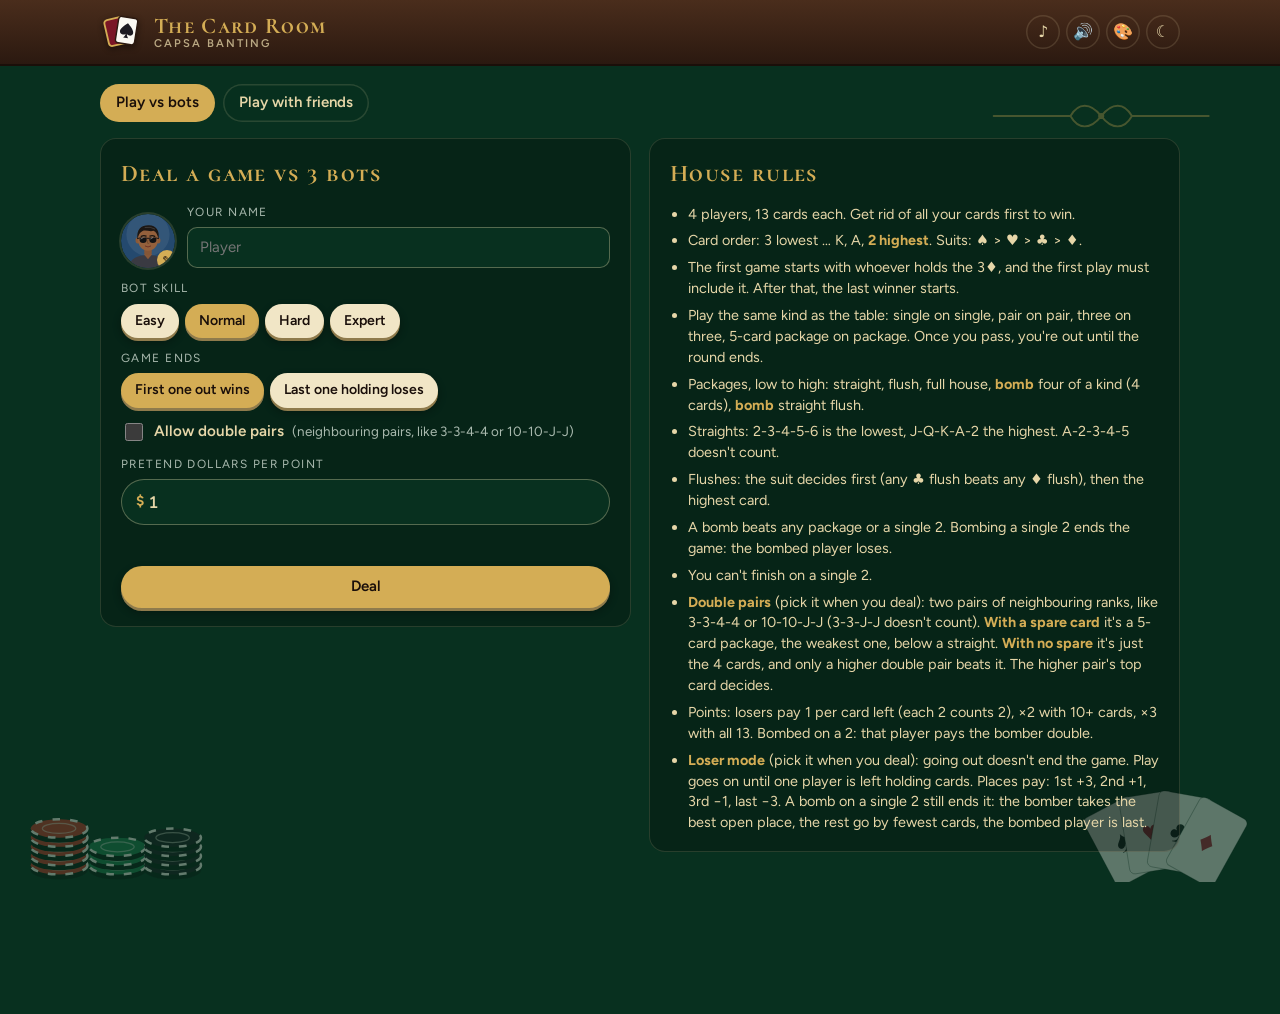
<file: capsa/index.html>
<!doctype html>
<html lang="en">
<head>
<meta charset="utf-8">
<meta name="viewport" content="width=device-width, initial-scale=1, viewport-fit=cover">
<title>Capsa Banting</title>
<meta name="description" content="Capsa Banting (Big Two) with house rules and pretend money: play against bots or open a room for friends, then settle up.">
<meta name="theme-color" content="#2b1910">
<script src="../theme.js"></script>
<link rel="icon" type="image/svg+xml" href="../logo.svg">
<link rel="preconnect" href="https://fonts.googleapis.com">
<link rel="preconnect" href="https://fonts.gstatic.com" crossorigin>
<link rel="stylesheet" href="https://fonts.googleapis.com/css2?family=Cormorant+SC:wght@500;700&family=Cormorant+Garamond:wght@600;700&family=Figtree:wght@400;500;600;700&display=swap">
<link rel="stylesheet" href="../shared.css">
<link rel="stylesheet" href="../poker/poker.css">
<link rel="stylesheet" href="capsa.css">
</head>
<body>
<header class="bar">
  <div class="bar-in">
    <a class="brand-link" href="../" title="All games"><img class="logo" src="../logo.svg" alt="The Card Room, all games" width="44" height="44"><span class="brand-text"><span class="brand">The Card Room</span><h1 class="brand-sub">Capsa Banting</h1></span></a>
    <div class="meters" id="meters" hidden>
      <div class="meter"><small>Game</small><b id="mGame">–</b></div>
      <div class="meter"><small>Your points</small><b id="mPoints">–</b></div>
      <div class="meter"><small>Up / down</small><b id="mMoney">–</b></div>
      <div class="meter" id="mCodeWrap" hidden><small>Room code</small><b id="mCode">–</b></div>
    </div>
  </div>
</header>

<div class="wrap">
<main class="room">

  <section class="screen" id="scrSetup">
    <nav class="tabs" aria-label="Game mode">
      <a href="#ai" id="tabAi">Play vs bots</a>
      <a href="#online" id="tabOnline">Play with friends</a>
    </nav>
    <div class="setup-grid" id="setupAi">
      <form class="panel" id="formAi" novalidate>
        <h2>Deal a game vs 3 bots</h2>
        <div class="who-row"><button type="button" class="look-btn" data-look aria-label="Change your look"></button>
          <div class="field"><label for="aiName">Your name</label><input class="text-input" id="aiName" maxlength="16" autocomplete="nickname" placeholder="Player"></div></div>
        <div class="field"><span class="label">Bot skill</span>
          <div class="seg" id="aiSkill" role="group" aria-label="Bot skill"><button type="button" data-v="easy">Easy</button><button type="button" data-v="normal" aria-pressed="true">Normal</button><button type="button" data-v="hard">Hard</button><button type="button" data-v="expert">Expert</button></div></div>
        <div class="field"><span class="label">Game ends</span>
          <div class="seg" id="aiMode" role="group" aria-label="How a game ends"><button type="button" data-v="winner" aria-pressed="true">First one out wins</button><button type="button" data-v="loser">Last one holding loses</button></div></div>
        <div class="field dp-field"><label class="check"><input type="checkbox" id="aiDpOn"> Allow double pairs <span class="note">(neighbouring pairs, like 3-3-4-4 or 10-10-J-J)</span></label>
          <div class="seg" id="aiDp" role="group" aria-label="Double pair rule" hidden><button type="button" data-v="spare" aria-pressed="true">With a spare card</button><button type="button" data-v="nospare">No spare</button></div>
          <p class="note dp-note" id="aiDpNote" hidden></p></div>
        <div class="field"><label for="aiValue">Pretend dollars per point</label><span class="money-input"><span>$</span><input id="aiValue" type="number" inputmode="decimal" min="0.01" step="0.01" value="1"></span></div>
        <p class="err" id="aiErr"></p>
        <button class="primary" type="submit">Deal</button>
        <button class="ghost" type="button" id="aiResume" hidden>Resume your last game</button>
      </form>
      <div class="panel rules-panel">
        <h2>House rules</h2>
        <ul class="rules-list">
          <li>4 players, 13 cards each. Get rid of all your cards first to win.</li>
          <li>Card order: 3 lowest … K, A, <b>2 highest</b>. Suits: ♠ &gt; ♥ &gt; ♣ &gt; ♦.</li>
          <li>The first game starts with whoever holds the 3♦, and the first play must include it. After that, the last winner starts.</li>
          <li>Play the same kind as the table: single on single, pair on pair, three on three, 5-card package on package. Once you pass, you're out until the round ends.</li>
          <li>Packages, low to high: straight, flush, full house, <b>bomb</b> four of a kind (4 cards), <b>bomb</b> straight flush.</li>
          <li>Straights: 2-3-4-5-6 is the lowest, J-Q-K-A-2 the highest. A-2-3-4-5 doesn't count.</li>
          <li>Flushes: the suit decides first (any ♣ flush beats any ♦ flush), then the highest card.</li>
          <li>A bomb beats any package or a single 2. Bombing a single 2 ends the game: the bombed player loses.</li>
          <li>You can't finish on a single 2.</li>
          <li><b>Double pairs</b> (pick it when you deal): two pairs of neighbouring ranks, like 3-3-4-4 or 10-10-J-J (3-3-J-J doesn't count). <b>With a spare card</b> it's a 5-card package, the weakest one, below a straight. <b>With no spare</b> it's just the 4 cards, and only a higher double pair beats it. The higher pair's top card decides.</li>
          <li>Points: losers pay 1 per card left (each 2 counts 2), ×2 with 10+ cards, ×3 with all 13. Bombed on a 2: that player pays the bomber double.</li>
          <li><b>Loser mode</b> (pick it when you deal): going out doesn't end the game. Play goes on until one player is left holding cards. Places pay: 1st +3, 2nd +1, 3rd −1, last −3. A bomb on a single 2 still ends it: the bomber takes the best open place, the rest go by fewest cards, the bombed player is last.</li>
        </ul>
      </div>
    </div>
    <div class="setup-grid" id="setupOnline" hidden>
      <form class="panel" id="formCreate" novalidate>
        <h2>Open a room</h2>
        <p class="note">Share the code with up to 3 friends. Empty seats are filled with bots. The room stays open after each session, so the same code works next time.</p>
        <div class="who-row"><button type="button" class="look-btn" data-look aria-label="Change your look"></button>
          <div class="field"><label for="crName">Your name</label><input class="text-input" id="crName" maxlength="16" autocomplete="nickname"></div></div>
        <div class="row2">
          <div class="field"><label for="crValue">Dollars per point</label><span class="money-input"><span>$</span><input id="crValue" type="number" inputmode="decimal" min="0.01" step="0.01" value="1"></span></div>
          <div class="field"><label for="crTime">Time to play</label>
            <select id="crTime"><option value="20">20 seconds</option><option value="30" selected>30 seconds</option><option value="60">60 seconds</option></select></div>
        </div>
        <div class="field"><span class="label">Bots for empty seats</span>
          <div class="seg" id="crSkill" role="group" aria-label="Bot skill"><button type="button" data-v="easy">Easy</button><button type="button" data-v="normal" aria-pressed="true">Normal</button><button type="button" data-v="hard">Hard</button><button type="button" data-v="expert">Expert</button></div></div>
        <div class="field"><span class="label">Game ends</span>
          <div class="seg" id="crMode" role="group" aria-label="How a game ends"><button type="button" data-v="winner" aria-pressed="true">First one out wins</button><button type="button" data-v="loser">Last one holding loses</button></div></div>
        <div class="field dp-field"><label class="check"><input type="checkbox" id="crDpOn"> Allow double pairs <span class="note">(neighbouring pairs, like 3-3-4-4 or 10-10-J-J)</span></label>
          <div class="seg" id="crDp" role="group" aria-label="Double pair rule" hidden><button type="button" data-v="spare" aria-pressed="true">With a spare card</button><button type="button" data-v="nospare">No spare</button></div>
          <p class="note dp-note" id="crDpNote" hidden></p></div>
        <p class="err" id="crErr"></p>
        <button class="primary" type="submit" id="btnCreate">Open room</button>
      </form>
      <form class="panel" id="formJoin" novalidate>
        <h2>Join a room</h2>
        <div class="field"><label for="jnCode">Room code</label><input class="text-input" id="jnCode" maxlength="6" autocapitalize="characters" autocomplete="off" style="text-transform:uppercase;letter-spacing:.2em"></div>
        <div class="who-row"><button type="button" class="look-btn" data-look aria-label="Change your look"></button>
          <div class="field"><label for="jnName">Your name</label><input class="text-input" id="jnName" maxlength="16" autocomplete="nickname"></div></div>
        <p class="note" id="jnRules"></p>
        <p class="err" id="jnErr"></p>
        <button class="primary" type="submit" id="btnJoin">Join room</button>
        <button class="ghost" type="button" id="btnRejoin" hidden>Back to your room</button>
      </form>
      <div class="panel" id="onlineOff" hidden>
        <h2>Online play isn't switched on yet</h2>
        <p>This copy of the site has no game server configured. Play against bots in the meantime.</p>
      </div>
    </div>
  </section>

  <section class="screen" id="scrTable" hidden>
    <div class="ctable" id="ctable">
      <div class="trick" id="trick"><div class="trick-cards" id="trickCards"></div><div class="trick-label" id="trickLabel"></div></div>
      <button type="button" class="felt-btn sound-btn" id="btnSound" aria-label="Sound" title="Sound">🔊</button>
      <div class="react-wrap" id="reactWrap" hidden>
        <button type="button" class="felt-btn" id="btnReact" aria-label="Send a reaction" aria-expanded="false">😀</button>
        <div class="react-pop" id="reactPop" hidden role="group" aria-label="Reactions"></div>
      </div>
      <div class="win-banner" id="winBanner" hidden aria-live="polite" title="Tap to hide"></div>
    </div>

    <div class="crail" id="crail">
      <div class="status" id="status" aria-live="polite"></div>
      <div class="myhand" id="myHand" role="group" aria-label="Your cards"></div>
      <div class="act-row" id="actRow">
        <button id="btnPass" class="ghost">Pass</button>
        <button id="btnHint" class="ghost">Hint</button>
        <button id="btnSort" class="ghost">Sort: rank</button>
        <button id="btnGroup" class="ghost" title="Keep the picked cards together on the left of your hand">Group</button>
        <button id="btnPlay" class="primary">Play</button>
      </div>
      <div class="act-row" id="betweenRow" hidden>
        <button class="primary" id="btnNext">Next game</button>
        <button class="primary" id="btnStart" hidden>Start the game</button>
      </div>
    </div>

    <div class="lower">
      <div class="panel">
        <h2>Score</h2>
        <div class="players-list" id="scoreList"></div>
        <div class="table-tools">
          <button class="ghost" id="btnLook">Change look</button>
          <button class="ghost" id="btnPlayable" title="Dim the cards you can't play right now">Playable cards: shown</button>
          <button class="ghost" id="btnCopyLink" hidden>Copy invite link</button>
          <button class="ghost" id="btnLedger" hidden>Room ledger</button>
          <button class="ghost" id="btnHostLink" hidden>Copy host link</button>
          <button class="primary" id="btnEndSession" hidden>End session &amp; settle up</button>
          <button class="danger" id="btnClose" hidden>Close room for good</button>
          <button class="danger" id="btnLeave">Leave</button>
        </div>
        <p class="note" id="toolsNote"></p>
      </div>
      <div class="panel">
        <h2>This game</h2>
        <div class="log" id="log"></div>
      </div>
      <div class="panel" id="chatPanel" hidden>
        <h2>Room chat</h2>
        <div class="chat-log" id="chatLog" aria-live="polite"></div>
        <div class="chat-reacts" id="chatReacts" role="group" aria-label="Reactions"></div>
        <form class="chat-form" id="chatForm" autocomplete="off">
          <input class="text-input" id="chatInput" maxlength="160" placeholder="Say something…" aria-label="Chat message">
          <button class="primary" type="submit">Send</button>
        </form>
      </div>
    </div>
  </section>

  <section class="screen" id="scrSummary" hidden>
    <div class="panel">
      <h2 id="sumTitle">Session over</h2>
      <p id="sumIntro" class="note"></p>
      <div class="scroll-x">
        <table class="summary-table">
          <thead><tr><th>Player</th><th>Points</th><th>Up / down</th></tr></thead>
          <tbody id="sumRows"></tbody>
        </table>
      </div>
      <h2>Settling up</h2>
      <ul class="payments" id="sumPay"></ul>
      <div class="act-row"><button class="primary" id="btnSumDone">Back to the lobby</button><button class="ghost" id="btnSumCopy">Copy results</button></div>
    </div>
  </section>

</main>
</div>

<dialog id="ledgerDlg" class="look-dlg ledger-dlg" aria-labelledby="ldTitle">
  <form method="dialog" class="look-in">
    <div class="look-head"><div class="look-head-text"><h2 id="ldTitle">Room ledger</h2><p class="note" id="ldIntro"></p></div></div>
    <div class="look-body" id="ldBody"></div>
    <div class="look-foot">
      <button type="button" class="danger" id="ldMarkPaid" hidden>Everyone's paid: start totals again</button>
      <button type="button" class="ghost" id="ldCopy">Copy results</button>
      <button value="close" class="primary">Back to the table</button>
    </div>
  </form>
</dialog>

<dialog id="lookDlg" class="look-dlg" aria-labelledby="lookTitle">
  <form method="dialog" class="look-in">
    <div class="look-head">
      <div class="look-preview" id="lookPreview"></div>
      <div class="look-head-text">
        <h2 id="lookTitle">Your look</h2>
        <p class="note">Start from a character, then change anything you like.</p>
        <button type="button" class="ghost" id="lookRandom">Surprise me</button>
      </div>
    </div>
    <div class="look-body">
      <h3>Characters</h3>
      <div class="look-opts tiles" id="lookPresets"></div>
      <h3>Make it yours</h3>
      <div class="look-fields" id="lookFields"></div>
    </div>
    <div class="look-foot"><button value="cancel" class="ghost">Cancel</button><button value="save" class="primary">Save look</button></div>
  </form>
</dialog>

<script src="../poker/config.js"></script>
<script type="module" src="app.js"></script>
</body>
</html>
</file>
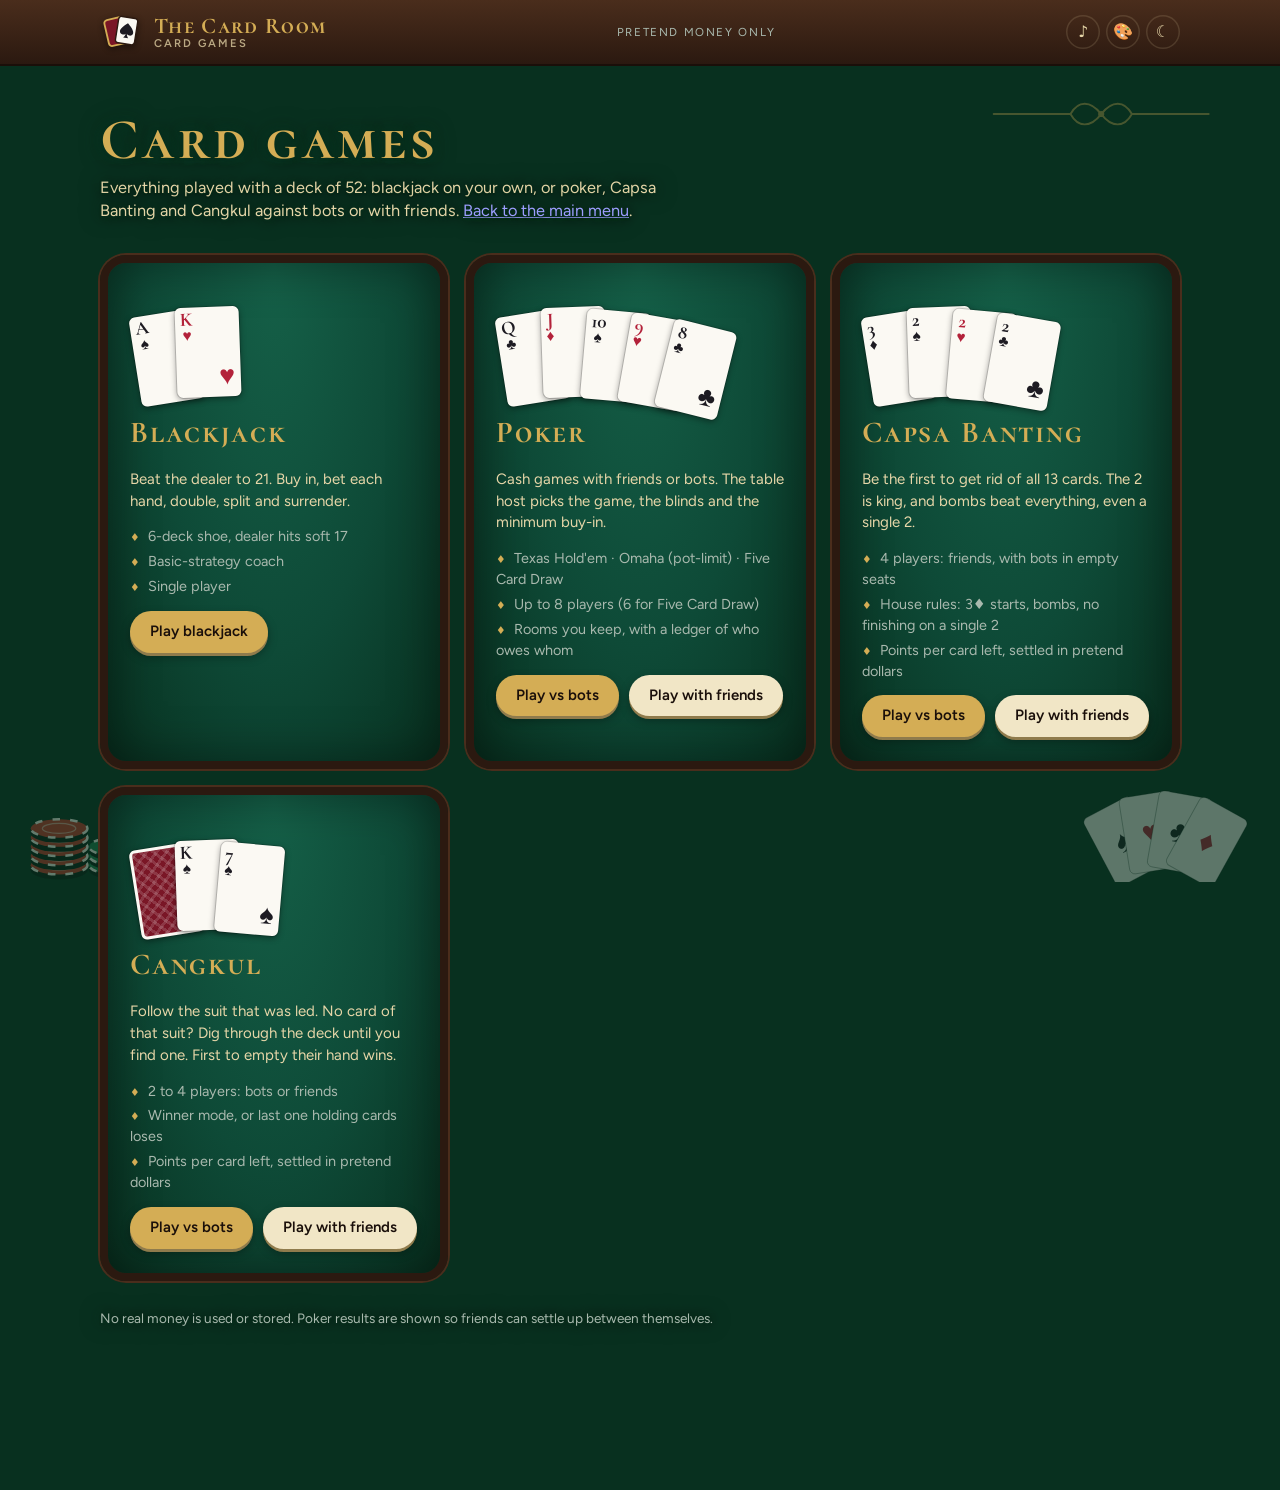
<file: cards/index.html>
<!doctype html>
<html lang="en">
<head>
<meta charset="utf-8">
<meta name="viewport" content="width=device-width, initial-scale=1, viewport-fit=cover">
<title>Card games · The Card Room</title>
<meta name="description" content="Blackjack, poker, Capsa Banting and Cangkul with pretend money: play against bots or with friends online.">
<meta name="theme-color" content="#2b1910">
<script src="../theme.js"></script>
<link rel="icon" type="image/svg+xml" href="../logo.svg">
<link rel="preconnect" href="https://fonts.googleapis.com">
<link rel="preconnect" href="https://fonts.gstatic.com" crossorigin>
<link rel="stylesheet" href="https://fonts.googleapis.com/css2?family=Cormorant+SC:wght@500;700&family=Cormorant+Garamond:wght@600;700&family=Figtree:wght@400;500;600;700&display=swap">
<link rel="stylesheet" href="../shared.css">
<style>
  .hero { max-width: 1080px; margin: 0 auto; padding-block: 28px 8px; display: grid; gap: 6px; }
  .hero h1 { font-family: var(--font-display); color: var(--gold); font-size: clamp(2.2rem, 7vw, 3.6rem); letter-spacing: .06em; margin: 0; line-height: 1; text-wrap: balance; }
  .hero p { margin: 0; max-width: 56ch; color: var(--print); font-size: 1.02rem; }
  .games { max-width: 1080px; margin: 24px auto 0; display: grid; grid-template-columns: repeat(auto-fit, minmax(300px, 1fr)); gap: 18px; }
  .game {
    position: relative; overflow: hidden; display: grid; gap: 14px; align-content: start;
    background: radial-gradient(ellipse at 50% 0%, var(--felt-hi) 0%, var(--felt) 55%, var(--felt-deep) 100%);
    border: 8px solid var(--rail); border-radius: 26px; box-shadow: inset 0 0 50px rgba(0,0,0,.4), 0 0 0 2px var(--rail-hi);
    padding: 22px 22px 24px; color: var(--print); text-decoration: none; min-width: 0;
  }
  .game h2 { font-family: var(--font-display); color: var(--gold); font-size: 1.9rem; letter-spacing: .06em; margin: 0; }
  .game p { margin: 0; }
  .art { display: flex; height: 112px; align-items: flex-end; padding-left: 4px; }
  .art .card { --cw: 64px; }
  .art .card + .card { margin-left: -22px; }
  .art .card:nth-child(1) { transform: rotate(-9deg) translateY(6px); }
  .art .card:nth-child(2) { transform: rotate(-2deg); }
  .art .card:nth-child(3) { transform: rotate(5deg) translateY(4px); }
  .art .card:nth-child(4) { transform: rotate(10deg) translateY(10px); }
  .art .card:nth-child(5) { transform: rotate(14deg) translateY(18px); }
  .facts { list-style: none; margin: 0; padding: 0; display: grid; gap: 4px; font-size: .9rem; color: var(--muted); }
  .facts li::before { content: "♦"; color: var(--gold); margin-right: 8px; font-size: .75em; }
  .modes { display: flex; flex-wrap: wrap; gap: 10px; }
  .modes a { text-decoration: none; }
  .pill {
    display: inline-flex; align-items: center; gap: 8px; border-radius: 999px; padding: 10px 20px; font-weight: 600;
    background: var(--btn); color: var(--btn-ink); box-shadow: 0 3px 0 #8f7b4c, 0 4px 10px rgba(0,0,0,.35);
  }
  .pill.gold { background: var(--gold); }
  .pill:hover { filter: brightness(1.05); }
  .foot { max-width: 1080px; margin: 28px auto 0; color: var(--muted); font-size: .85rem; }
</style>
</head>
<body>
<header class="bar"><div class="bar-in">
  <a class="brand-link" href="../" title="All games"><img class="logo" src="../logo.svg" alt="" width="44" height="44"><span class="brand-text"><span class="brand">The Card Room</span><span class="brand-sub">Card games</span></span></a>
  <span class="tagline">Pretend money only</span>
</div></header>

<div class="wrap">
  <section class="hero">
    <h1>Card games</h1>
    <p>Everything played with a deck of 52: blackjack on your own, or poker, Capsa Banting and Cangkul against bots or with friends. <a href="../">Back to the main menu</a>.</p>
  </section>

  <section class="games">
    <a class="game" href="../blackjack/">
      <div class="art" aria-hidden="true">
        <div class="card"><div class="corner">A<span>♠</span></div><div class="pip">♠</div></div>
        <div class="card red"><div class="corner">K<span>♥</span></div><div class="pip">♥</div></div>
      </div>
      <h2>Blackjack</h2>
      <p>Beat the dealer to 21. Buy in, bet each hand, double, split and surrender.</p>
      <ul class="facts">
        <li>6-deck shoe, dealer hits soft 17</li>
        <li>Basic-strategy coach</li>
        <li>Single player</li>
      </ul>
      <div class="modes"><span class="pill gold">Play blackjack</span></div>
    </a>

    <div class="game">
      <div class="art" aria-hidden="true">
        <div class="card"><div class="corner">Q<span>♣</span></div><div class="pip">♣</div></div>
        <div class="card red"><div class="corner">J<span>♦</span></div><div class="pip">♦</div></div>
        <div class="card"><div class="corner">10<span>♠</span></div><div class="pip">♠</div></div>
        <div class="card red"><div class="corner">9<span>♥</span></div><div class="pip">♥</div></div>
        <div class="card"><div class="corner">8<span>♣</span></div><div class="pip">♣</div></div>
      </div>
      <h2>Poker</h2>
      <p>Cash games with friends or bots. The table host picks the game, the blinds and the minimum buy-in.</p>
      <ul class="facts">
        <li>Texas Hold'em · Omaha (pot-limit) · Five Card Draw</li>
        <li>Up to 8 players (6 for Five Card Draw)</li>
        <li>Rooms you keep, with a ledger of who owes whom</li>
      </ul>
      <div class="modes">
        <a class="pill gold" href="../poker/#ai">Play vs bots</a>
        <a class="pill" href="../poker/#online">Play with friends</a>
      </div>
    </div>

    <div class="game">
      <div class="art" aria-hidden="true">
        <div class="card"><div class="corner">3<span>♦</span></div><div class="pip">♦</div></div>
        <div class="card"><div class="corner">2<span>♠</span></div><div class="pip">♠</div></div>
        <div class="card red"><div class="corner">2<span>♥</span></div><div class="pip">♥</div></div>
        <div class="card"><div class="corner">2<span>♣</span></div><div class="pip">♣</div></div>
      </div>
      <h2>Capsa Banting</h2>
      <p>Be the first to get rid of all 13 cards. The 2 is king, and bombs beat everything, even a single 2.</p>
      <ul class="facts">
        <li>4 players: friends, with bots in empty seats</li>
        <li>House rules: 3♦ starts, bombs, no finishing on a single 2</li>
        <li>Points per card left, settled in pretend dollars</li>
      </ul>
      <div class="modes">
        <a class="pill gold" href="../capsa/#ai">Play vs bots</a>
        <a class="pill" href="../capsa/#online">Play with friends</a>
      </div>
    </div>

    <div class="game">
      <div class="art" aria-hidden="true">
        <div class="card back"></div>
        <div class="card"><div class="corner">K<span>♠</span></div><div class="pip">♠</div></div>
        <div class="card"><div class="corner">7<span>♠</span></div><div class="pip">♠</div></div>
      </div>
      <h2>Cangkul</h2>
      <p>Follow the suit that was led. No card of that suit? Dig through the deck until you find one. First to empty their hand wins.</p>
      <ul class="facts">
        <li>2 to 4 players: bots or friends</li>
        <li>Winner mode, or last one holding cards loses</li>
        <li>Points per card left, settled in pretend dollars</li>
      </ul>
      <div class="modes">
        <a class="pill gold" href="../cangkul/#ai">Play vs bots</a>
        <a class="pill" href="../cangkul/#online">Play with friends</a>
      </div>
    </div>
  </section>

  <p class="foot">No real money is used or stored. Poker results are shown so friends can settle up between themselves.</p>
</div>
<style>
  .mj-art { display: flex; gap: 6px; }
  .mj-art .tile { width: 46px; aspect-ratio: 3 / 4; border-radius: 6px; background: #f7f1e3; box-shadow: 0 3px 0 var(--card-back, #2c6e49), 0 5px 8px rgba(0,0,0,.35); }
  .mj-art .tile:nth-child(odd) { transform: rotate(-4deg); } .mj-art .tile:nth-child(even) { transform: rotate(3deg) translateY(4px); }
  .mj-art .tile svg { display: block; width: 100%; height: 100%; }
</style>
</body>
</html>
</file>
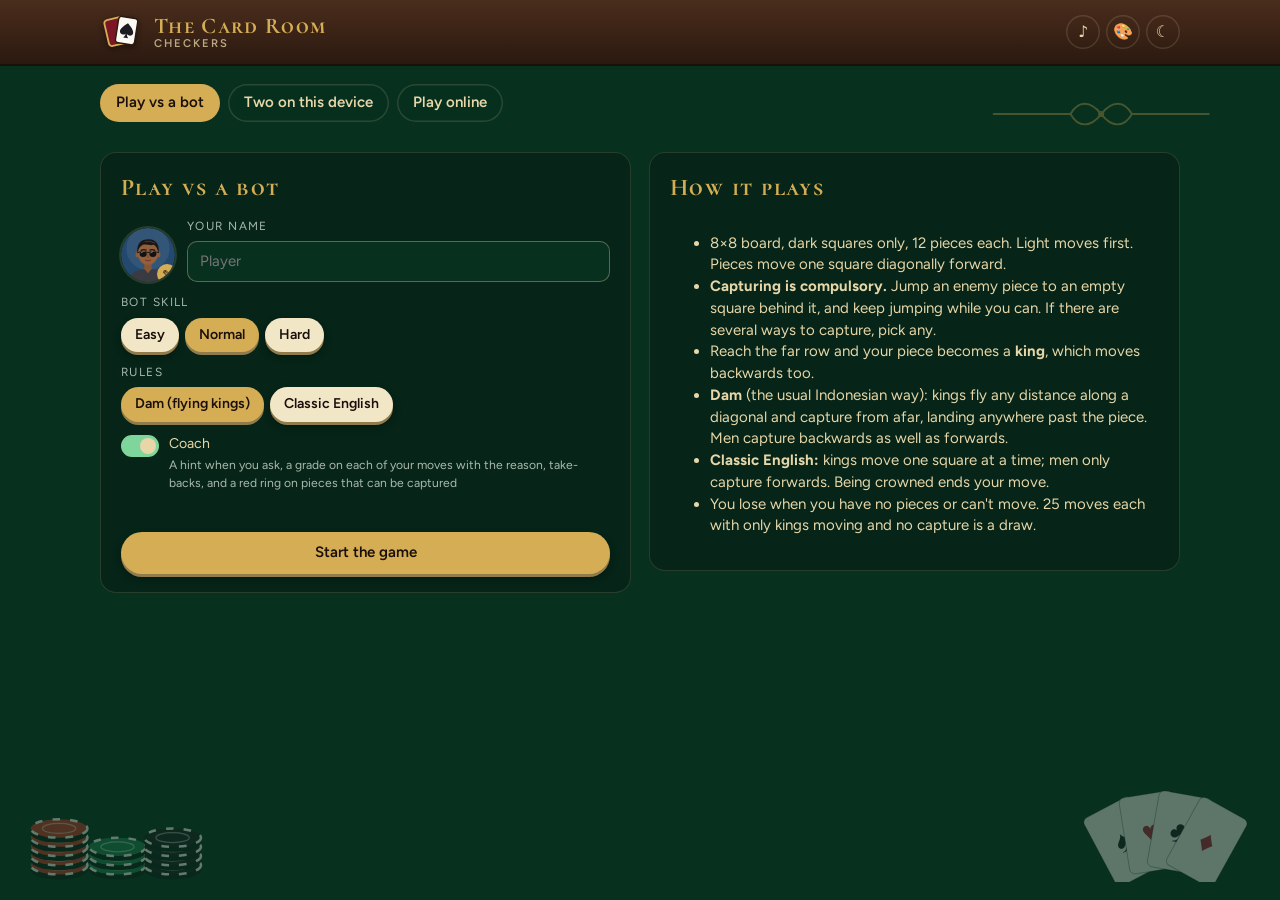
<file: checkers/index.html>
<!doctype html>
<html lang="en">
<head>
<meta charset="utf-8">
<meta name="viewport" content="width=device-width, initial-scale=1, viewport-fit=cover">
<title>Checkers</title>
<meta name="description" content="Checkers (Dam) against bots, with a friend on one device, or online. Dam rules with flying kings, or classic English rules.">
<meta name="theme-color" content="#2b1910">
<script src="../theme.js"></script>
<link rel="icon" type="image/svg+xml" href="../logo.svg">
<link rel="preconnect" href="https://fonts.googleapis.com">
<link rel="preconnect" href="https://fonts.gstatic.com" crossorigin>
<link rel="stylesheet" href="https://fonts.googleapis.com/css2?family=Cormorant+SC:wght@500;700&family=Cormorant+Garamond:wght@600;700&family=Figtree:wght@400;500;600;700&display=swap">
<link rel="stylesheet" href="../shared.css">
<link rel="stylesheet" href="../poker/poker.css">
<link rel="stylesheet" href="checkers.css">
</head>
<body>
<header class="bar">
  <div class="bar-in">
    <a class="brand-link" href="../boardgames/" title="Board games"><img class="logo" src="../logo.svg" alt="The Card Room, board games" width="44" height="44"><span class="brand-text"><span class="brand">The Card Room</span><h1 class="brand-sub">Checkers</h1></span></a>
    <div class="meters" id="meters" hidden>
      <div class="meter"><small>Game</small><b id="mGame">–</b></div>
      <div class="meter"><small>Rules</small><b id="mRules">–</b></div>
      <div class="meter"><small>Pieces</small><b id="mPieces">–</b></div>
      <div class="meter" id="mCodeWrap" hidden><small>Room code</small><b id="mCode">–</b></div>
    </div>
  </div>
</header>

<div class="wrap">
<main class="room">

  <section class="screen" id="scrSetup">
    <nav class="tabs" aria-label="Game mode">
      <a href="#ai" id="tabAi">Play vs a bot</a>
      <a href="#local" id="tabLocal">Two on this device</a>
      <a href="#online" id="tabOnline">Play online</a>
    </nav>
    <div class="setup-grid">
      <form class="panel" id="formAi" novalidate>
        <h2>Play vs a bot</h2>
        <div class="who-row"><button type="button" class="look-btn" data-look aria-label="Change your look"></button>
          <div class="field"><label for="aiName">Your name</label><input class="text-input" id="aiName" maxlength="16" autocomplete="nickname" placeholder="Player"></div></div>
        <div class="field"><span class="label">Bot skill</span>
          <div class="seg" id="aiSkill" role="group" aria-label="Bot skill"><button type="button" data-v="easy">Easy</button><button type="button" data-v="normal" aria-pressed="true">Normal</button><button type="button" data-v="hard">Hard</button></div></div>
        <div class="field"><span class="label">Rules</span>
          <div class="seg" id="aiRules" role="group" aria-label="Rules"><button type="button" data-v="dam" aria-pressed="true">Dam (flying kings)</button><button type="button" data-v="english">Classic English</button></div></div>
        <label class="switch"><input type="checkbox" id="aiCoach" checked><span class="track" aria-hidden="true"></span><span>Coach<small>A hint when you ask, a grade on each of your moves with the reason, take-backs, and a red ring on pieces that can be captured</small></span></label>
        <p class="err" id="aiErr"></p>
        <button class="primary" type="submit">Start the game</button>
      </form>
      <form class="panel" id="formLocal" novalidate hidden>
        <h2>Two on this device</h2>
        <p class="note">Take turns on one phone or tablet. The board stays the same way up; light pieces start at the bottom.</p>
        <div class="row2">
          <div class="field"><label for="lcA">Light pieces</label><input class="text-input" id="lcA" maxlength="16" placeholder="Player 1"></div>
          <div class="field"><label for="lcB">Dark pieces</label><input class="text-input" id="lcB" maxlength="16" placeholder="Player 2"></div>
        </div>
        <div class="field"><span class="label">Rules</span>
          <div class="seg" id="lcRules" role="group" aria-label="Rules"><button type="button" data-v="dam" aria-pressed="true">Dam (flying kings)</button><button type="button" data-v="english">Classic English</button></div></div>
        <label class="switch"><input type="checkbox" id="lcCoach" checked><span class="track" aria-hidden="true"></span><span>Coach<small>A hint when you ask, a grade on each of your moves with the reason, take-backs, and a red ring on pieces that can be captured</small></span></label>
        <button class="primary" type="submit">Start the game</button>
      </form>
      <form class="panel" id="formCreate" novalidate hidden>
        <h2>Open a room</h2>
        <p class="note">Share the code with a friend. The first two people play; anyone else who joins watches and chats.</p>
        <div class="who-row"><button type="button" class="look-btn" data-look aria-label="Change your look"></button>
          <div class="field"><label for="crName">Your name</label><input class="text-input" id="crName" maxlength="16" autocomplete="nickname"></div></div>
        <div class="field"><span class="label">Rules</span>
          <div class="seg" id="crRules" role="group" aria-label="Rules"><button type="button" data-v="dam" aria-pressed="true">Dam (flying kings)</button><button type="button" data-v="english">Classic English</button></div></div>
        <div class="field"><label for="crTime">Time per move</label>
          <select id="crTime"><option value="30">30 seconds</option><option value="60" selected>1 minute</option><option value="120">2 minutes</option><option value="0">No clock</option></select></div>
        <p class="err" id="crErr"></p>
        <button class="primary" type="submit" id="btnCreate">Open room</button>
      </form>
      <form class="panel" id="formJoin" novalidate hidden>
        <h2>Join a room</h2>
        <div class="field"><label for="jnCode">Room code</label><input class="text-input" id="jnCode" maxlength="6" autocapitalize="characters" autocomplete="off" style="text-transform:uppercase;letter-spacing:.2em"></div>
        <div class="who-row"><button type="button" class="look-btn" data-look aria-label="Change your look"></button>
          <div class="field"><label for="jnName">Your name</label><input class="text-input" id="jnName" maxlength="16" autocomplete="nickname"></div></div>
        <p class="note" id="jnRules"></p>
        <p class="err" id="jnErr"></p>
        <button class="primary" type="submit" id="btnJoin">Join room</button>
        <button class="ghost" type="button" id="btnRejoin" hidden>Back to your room</button>
      </form>
      <div class="panel" id="onlineOff" hidden>
        <h2>Online play isn't switched on yet</h2>
        <p>This copy of the site has no game server configured.</p>
      </div>
      <div class="panel rules-panel">
        <h2>How it plays</h2>
        <ul class="rules-list">
          <li>8×8 board, dark squares only, 12 pieces each. Light moves first. Pieces move one square diagonally forward.</li>
          <li><b>Capturing is compulsory.</b> Jump an enemy piece to an empty square behind it, and keep jumping while you can. If there are several ways to capture, pick any.</li>
          <li>Reach the far row and your piece becomes a <b>king</b>, which moves backwards too.</li>
          <li><b>Dam</b> (the usual Indonesian way): kings fly any distance along a diagonal and capture from afar, landing anywhere past the piece. Men capture backwards as well as forwards.</li>
          <li><b>Classic English:</b> kings move one square at a time; men only capture forwards. Being crowned ends your move.</li>
          <li>You lose when you have no pieces or can't move. 25 moves each with only kings moving and no capture is a draw.</li>
        </ul>
      </div>
    </div>
  </section>

  <section class="screen" id="scrTable" hidden>
    <div class="ck-table">
      <div class="ck-player top" id="pTop"></div>
      <div class="ck-board-wrap">
        <div class="ck-board" id="board" role="grid" aria-label="Checkers board">
          <div class="ck-cells" id="cells"></div>
          <div class="ck-pieces" id="pieces"></div>
        </div>
        <div class="win-banner" id="winBanner" hidden aria-live="polite" title="Tap to hide"></div>
      </div>
      <div class="ck-player bottom" id="pBottom"></div>
      <div class="status" id="status" aria-live="polite"></div>
      <div class="ck-coach" id="coachBox" hidden aria-live="polite"><span class="grade" id="coachGrade"></span><p id="coachText"></p></div>
      <div class="act-row" id="actRow">
        <button class="primary" id="btnRematch" hidden>Play again</button>
        <button class="ghost" id="btnUndoPick" hidden>Pick another piece</button>
        <button class="ghost" id="btnHint" hidden>Hint</button>
        <button class="ghost" id="btnTakeBack" hidden>Take back</button>
        <button class="danger" id="btnResign">Resign</button>
      </div>
    </div>

    <div class="lower">
      <div class="panel">
        <h2>The room</h2>
        <div class="players-list" id="lobbyList"></div>
        <div class="ck-settings" id="settingsBox" hidden>
          <div class="field"><span class="label">Rules</span>
            <div class="seg" id="sRules" role="group" aria-label="Rules"><button type="button" data-v="dam">Dam (flying kings)</button><button type="button" data-v="english">Classic English</button></div></div>
          <div class="field"><label for="sTime">Time per move</label>
            <select id="sTime"><option value="30">30 seconds</option><option value="60">1 minute</option><option value="120">2 minutes</option><option value="0">No clock</option></select></div>
        </div>
        <h3 class="wins-h">Wins</h3>
        <div class="players-list" id="winsList"></div>
        <div class="table-tools">
          <button class="ghost" id="btnLook" hidden>Change look</button>
          <button class="ghost" id="btnCopyLink" hidden>Copy invite link</button>
          <button class="ghost" id="btnHostLink" hidden>Copy host link</button>
          <button class="danger" id="btnClose" hidden>Close room for good</button>
          <button class="danger" id="btnLeave">Leave</button>
        </div>
      </div>
      <div class="panel">
        <h2>Moves</h2>
        <div class="log" id="log"></div>
      </div>
      <div class="panel" id="chatPanel" hidden>
        <h2>Room chat</h2>
        <div class="chat-log" id="chatLog" aria-live="polite"></div>
        <div class="chat-reacts" id="chatReacts" role="group" aria-label="Reactions"></div>
        <form class="chat-form" id="chatForm" autocomplete="off">
          <input class="text-input" id="chatInput" maxlength="200" placeholder="Say something…" aria-label="Chat message">
          <button class="primary" type="submit">Send</button>
        </form>
      </div>
    </div>
  </section>

</main>
</div>

<dialog id="lookDlg" class="look-dlg" aria-labelledby="lookTitle">
  <form method="dialog" class="look-in">
    <div class="look-head">
      <div class="look-preview" id="lookPreview"></div>
      <div class="look-head-text">
        <h2 id="lookTitle">Your look</h2>
        <p class="note">Start from a character, then change anything you like.</p>
        <button type="button" class="ghost" id="lookRandom">Surprise me</button>
      </div>
    </div>
    <div class="look-body">
      <h3>Characters</h3>
      <div class="look-opts tiles" id="lookPresets"></div>
      <h3>Make it yours</h3>
      <div class="look-fields" id="lookFields"></div>
    </div>
    <div class="look-foot"><button value="cancel" class="ghost">Cancel</button><button value="save" class="primary">Save look</button></div>
  </form>
</dialog>

<script src="../poker/config.js"></script>
<script type="module" src="app.js"></script>
</body>
</html>
</file>
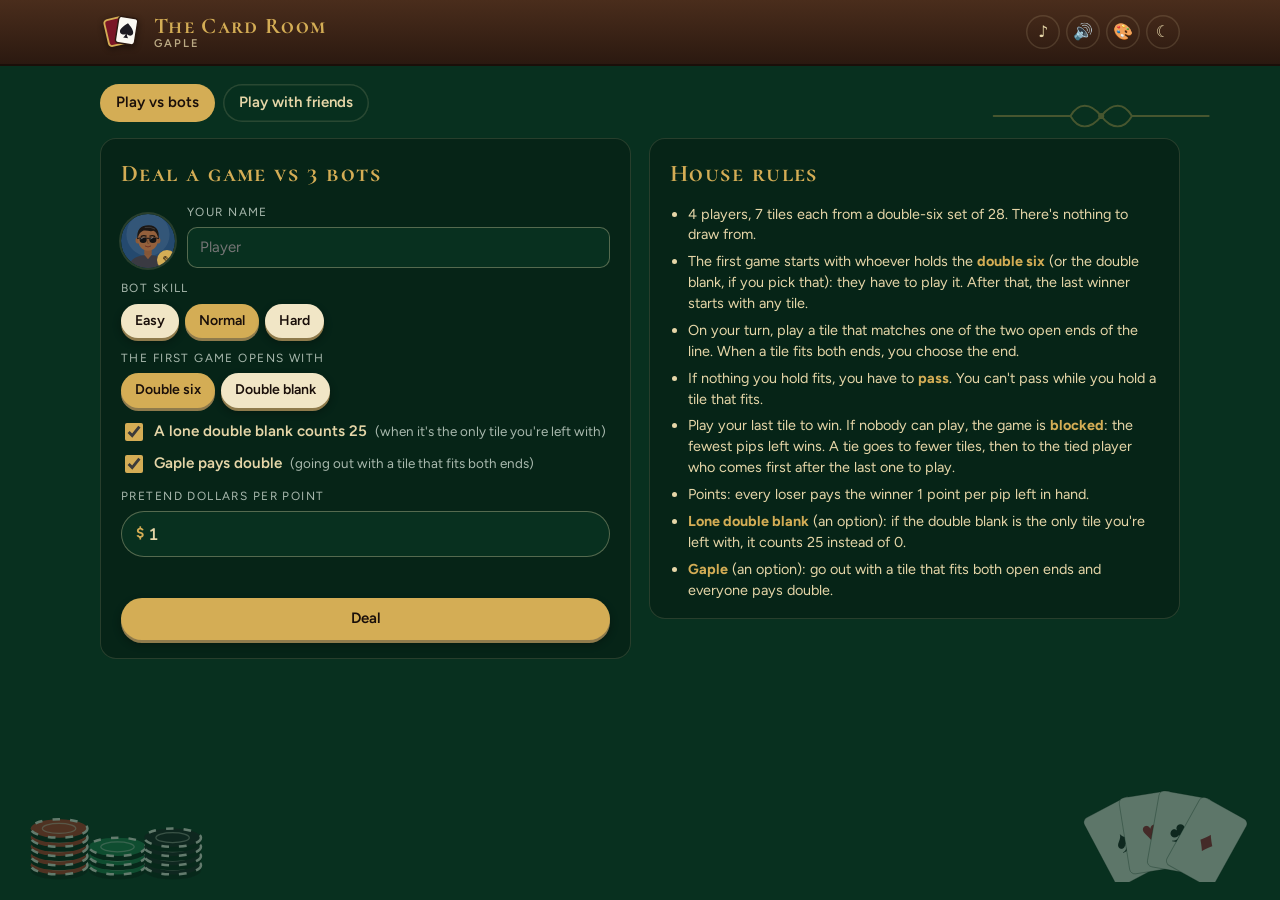
<file: gaple/index.html>
<!doctype html>
<html lang="en">
<head>
<meta charset="utf-8">
<meta name="viewport" content="width=device-width, initial-scale=1, viewport-fit=cover">
<title>Gaple</title>
<meta name="description" content="Gaple (Indonesian dominoes) with pretend money: play against bots or open a room for friends, then settle up.">
<meta name="theme-color" content="#2b1910">
<script src="../theme.js"></script>
<link rel="icon" type="image/svg+xml" href="../logo.svg">
<link rel="preconnect" href="https://fonts.googleapis.com">
<link rel="preconnect" href="https://fonts.gstatic.com" crossorigin>
<link rel="stylesheet" href="https://fonts.googleapis.com/css2?family=Cormorant+SC:wght@500;700&family=Cormorant+Garamond:wght@600;700&family=Figtree:wght@400;500;600;700&display=swap">
<link rel="stylesheet" href="../shared.css">
<link rel="stylesheet" href="../poker/poker.css">
<link rel="stylesheet" href="gaple.css">
</head>
<body>
<header class="bar">
  <div class="bar-in">
    <a class="brand-link" href="../" title="All games"><img class="logo" src="../logo.svg" alt="The Card Room, all games" width="44" height="44"><span class="brand-text"><span class="brand">The Card Room</span><h1 class="brand-sub">Gaple</h1></span></a>
    <div class="meters" id="meters" hidden>
      <div class="meter"><small>Game</small><b id="mGame">–</b></div>
      <div class="meter"><small>Your points</small><b id="mPoints">–</b></div>
      <div class="meter"><small>Up / down</small><b id="mMoney">–</b></div>
      <div class="meter" id="mCodeWrap" hidden><small>Room code</small><b id="mCode">–</b></div>
    </div>
  </div>
</header>

<div class="wrap">
<main class="room">

  <section class="screen" id="scrSetup">
    <nav class="tabs" aria-label="Game mode">
      <a href="#ai" id="tabAi">Play vs bots</a>
      <a href="#online" id="tabOnline">Play with friends</a>
    </nav>
    <div class="setup-grid" id="setupAi">
      <form class="panel" id="formAi" novalidate>
        <h2>Deal a game vs 3 bots</h2>
        <div class="who-row"><button type="button" class="look-btn" data-look aria-label="Change your look"></button>
          <div class="field"><label for="aiName">Your name</label><input class="text-input" id="aiName" maxlength="16" autocomplete="nickname" placeholder="Player"></div></div>
        <div class="field"><span class="label">Bot skill</span>
          <div class="seg" id="aiSkill" role="group" aria-label="Bot skill"><button type="button" data-v="easy">Easy</button><button type="button" data-v="normal" aria-pressed="true">Normal</button><button type="button" data-v="hard">Hard</button></div></div>
        <div class="field"><span class="label">The first game opens with</span>
          <div class="seg" id="aiOpener" role="group" aria-label="Opening tile"><button type="button" data-v="66" aria-pressed="true">Double six</button><button type="button" data-v="00">Double blank</button></div></div>
        <div class="field opt-field">
          <label class="check"><input type="checkbox" id="aiBlank" checked> A lone double blank counts 25 <span class="note">(when it's the only tile you're left with)</span></label>
          <label class="check"><input type="checkbox" id="aiBonus" checked> Gaple pays double <span class="note">(going out with a tile that fits both ends)</span></label></div>
        <div class="field"><label for="aiValue">Pretend dollars per point</label><span class="money-input"><span>$</span><input id="aiValue" type="number" inputmode="decimal" min="0.01" step="0.01" value="1"></span></div>
        <p class="err" id="aiErr"></p>
        <button class="primary" type="submit">Deal</button>
        <button class="ghost" type="button" id="aiResume" hidden>Resume your last game</button>
      </form>
      <div class="panel rules-panel">
        <h2>House rules</h2>
        <ul class="rules-list">
          <li>4 players, 7 tiles each from a double-six set of 28. There's nothing to draw from.</li>
          <li>The first game starts with whoever holds the <b>double six</b> (or the double blank, if you pick that): they have to play it. After that, the last winner starts with any tile.</li>
          <li>On your turn, play a tile that matches one of the two open ends of the line. When a tile fits both ends, you choose the end.</li>
          <li>If nothing you hold fits, you have to <b>pass</b>. You can't pass while you hold a tile that fits.</li>
          <li>Play your last tile to win. If nobody can play, the game is <b>blocked</b>: the fewest pips left wins. A tie goes to fewer tiles, then to the tied player who comes first after the last one to play.</li>
          <li>Points: every loser pays the winner 1 point per pip left in hand.</li>
          <li><b>Lone double blank</b> (an option): if the double blank is the only tile you're left with, it counts 25 instead of 0.</li>
          <li><b>Gaple</b> (an option): go out with a tile that fits both open ends and everyone pays double.</li>
        </ul>
      </div>
    </div>
    <div class="setup-grid" id="setupOnline" hidden>
      <form class="panel" id="formCreate" novalidate>
        <h2>Open a room</h2>
        <p class="note">Share the code with up to 3 friends. Empty seats are filled with bots. The room stays open after each session, so the same code works next time.</p>
        <div class="who-row"><button type="button" class="look-btn" data-look aria-label="Change your look"></button>
          <div class="field"><label for="crName">Your name</label><input class="text-input" id="crName" maxlength="16" autocomplete="nickname"></div></div>
        <div class="row2">
          <div class="field"><label for="crValue">Dollars per point</label><span class="money-input"><span>$</span><input id="crValue" type="number" inputmode="decimal" min="0.01" step="0.01" value="1"></span></div>
          <div class="field"><label for="crTime">Time to play</label>
            <select id="crTime"><option value="20">20 seconds</option><option value="30" selected>30 seconds</option><option value="60">60 seconds</option></select></div>
        </div>
        <div class="field"><span class="label">Bots for empty seats</span>
          <div class="seg" id="crSkill" role="group" aria-label="Bot skill"><button type="button" data-v="easy">Easy</button><button type="button" data-v="normal" aria-pressed="true">Normal</button><button type="button" data-v="hard">Hard</button></div></div>
        <div class="field"><span class="label">The first game opens with</span>
          <div class="seg" id="crOpener" role="group" aria-label="Opening tile"><button type="button" data-v="66" aria-pressed="true">Double six</button><button type="button" data-v="00">Double blank</button></div></div>
        <div class="field opt-field">
          <label class="check"><input type="checkbox" id="crBlank" checked> A lone double blank counts 25 <span class="note">(when it's the only tile you're left with)</span></label>
          <label class="check"><input type="checkbox" id="crBonus" checked> Gaple pays double <span class="note">(going out with a tile that fits both ends)</span></label></div>
        <p class="err" id="crErr"></p>
        <button class="primary" type="submit" id="btnCreate">Open room</button>
      </form>
      <form class="panel" id="formJoin" novalidate>
        <h2>Join a room</h2>
        <div class="field"><label for="jnCode">Room code</label><input class="text-input" id="jnCode" maxlength="6" autocapitalize="characters" autocomplete="off" style="text-transform:uppercase;letter-spacing:.2em"></div>
        <div class="who-row"><button type="button" class="look-btn" data-look aria-label="Change your look"></button>
          <div class="field"><label for="jnName">Your name</label><input class="text-input" id="jnName" maxlength="16" autocomplete="nickname"></div></div>
        <p class="note" id="jnRules"></p>
        <p class="err" id="jnErr"></p>
        <button class="primary" type="submit" id="btnJoin">Join room</button>
        <button class="ghost" type="button" id="btnRejoin" hidden>Back to your room</button>
      </form>
      <div class="panel" id="onlineOff" hidden>
        <h2>Online play isn't switched on yet</h2>
        <p>This copy of the site has no game server configured. Play against bots in the meantime.</p>
      </div>
    </div>
  </section>

  <section class="screen" id="scrTable" hidden>
    <div class="gtable" id="gtable">
      <div class="gseats" id="gseats"></div>
      <div class="gboard" id="gboard"><svg class="gline" id="lineSvg" role="img" aria-label="The line of tiles" preserveAspectRatio="xMidYMid meet"></svg></div>
      <div class="gfoot">
        <div class="react-wrap" id="reactWrap" hidden>
          <button type="button" class="felt-btn" id="btnReact" aria-label="Send a reaction" aria-expanded="false">😀</button>
          <div class="react-pop" id="reactPop" hidden role="group" aria-label="Reactions"></div>
        </div>
        <div class="line-label" id="lineLabel"></div>
        <button type="button" class="felt-btn sound-btn" id="btnSound" aria-label="Sound" title="Sound">🔊</button>
      </div>
      <div class="win-banner" id="winBanner" hidden aria-live="polite" title="Tap to hide"></div>
    </div>

    <div class="grail" id="grail">
      <div class="status" id="status" aria-live="polite"></div>
      <div class="myhand" id="myHand" role="group" aria-label="Your tiles"></div>
      <div class="act-row" id="actRow">
        <button id="btnPass" class="ghost">Pass</button>
        <button id="btnHint" class="ghost">Hint</button>
        <button id="btnPlay" class="primary">Play</button>
        <button id="btnPlay2" class="primary" hidden>Play</button>
      </div>
      <div class="act-row" id="betweenRow" hidden>
        <button class="primary" id="btnNext">Next game</button>
        <button class="primary" id="btnStart" hidden>Start the game</button>
      </div>
      <div class="timer" id="myTimer"></div>
    </div>

    <div class="lower">
      <div class="panel">
        <h2>Score</h2>
        <div class="players-list" id="scoreList"></div>
        <div class="table-tools">
          <button class="ghost" id="btnLook">Change look</button>
          <button class="ghost" id="btnCopyLink" hidden>Copy invite link</button>
          <button class="ghost" id="btnLedger" hidden>Room ledger</button>
          <button class="ghost" id="btnHostLink" hidden>Copy host link</button>
          <button class="primary" id="btnEndSession" hidden>End session &amp; settle up</button>
          <button class="danger" id="btnClose" hidden>Close room for good</button>
          <button class="danger" id="btnLeave">Leave</button>
        </div>
        <p class="note" id="toolsNote"></p>
      </div>
      <div class="panel">
        <h2>This game</h2>
        <div class="log" id="log"></div>
      </div>
      <div class="panel" id="chatPanel" hidden>
        <h2>Room chat</h2>
        <div class="chat-log" id="chatLog" aria-live="polite"></div>
        <div class="chat-reacts" id="chatReacts" role="group" aria-label="Reactions"></div>
        <form class="chat-form" id="chatForm" autocomplete="off">
          <input class="text-input" id="chatInput" maxlength="160" placeholder="Say something…" aria-label="Chat message">
          <button class="primary" type="submit">Send</button>
        </form>
      </div>
    </div>
  </section>

  <section class="screen" id="scrSummary" hidden>
    <div class="panel">
      <h2 id="sumTitle">Session over</h2>
      <p id="sumIntro" class="note"></p>
      <div class="scroll-x">
        <table class="summary-table">
          <thead><tr><th>Player</th><th>Points</th><th>Up / down</th></tr></thead>
          <tbody id="sumRows"></tbody>
        </table>
      </div>
      <h2>Settling up</h2>
      <ul class="payments" id="sumPay"></ul>
      <div class="act-row"><button class="primary" id="btnSumDone">Back to the lobby</button><button class="ghost" id="btnSumCopy">Copy results</button></div>
    </div>
  </section>

</main>
</div>

<dialog id="ledgerDlg" class="look-dlg ledger-dlg" aria-labelledby="ldTitle">
  <form method="dialog" class="look-in">
    <div class="look-head"><div class="look-head-text"><h2 id="ldTitle">Room ledger</h2><p class="note" id="ldIntro"></p></div></div>
    <div class="look-body" id="ldBody"></div>
    <div class="look-foot">
      <button type="button" class="danger" id="ldMarkPaid" hidden>Everyone's paid: start totals again</button>
      <button type="button" class="ghost" id="ldCopy">Copy results</button>
      <button value="close" class="primary">Back to the table</button>
    </div>
  </form>
</dialog>

<dialog id="lookDlg" class="look-dlg" aria-labelledby="lookTitle">
  <form method="dialog" class="look-in">
    <div class="look-head">
      <div class="look-preview" id="lookPreview"></div>
      <div class="look-head-text">
        <h2 id="lookTitle">Your look</h2>
        <p class="note">Start from a character, then change anything you like.</p>
        <button type="button" class="ghost" id="lookRandom">Surprise me</button>
      </div>
    </div>
    <div class="look-body">
      <h3>Characters</h3>
      <div class="look-opts tiles" id="lookPresets"></div>
      <h3>Make it yours</h3>
      <div class="look-fields" id="lookFields"></div>
    </div>
    <div class="look-foot"><button value="cancel" class="ghost">Cancel</button><button value="save" class="primary">Save look</button></div>
  </form>
</dialog>

<script src="../poker/config.js"></script>
<script type="module" src="app.js"></script>
</body>
</html>
</file>
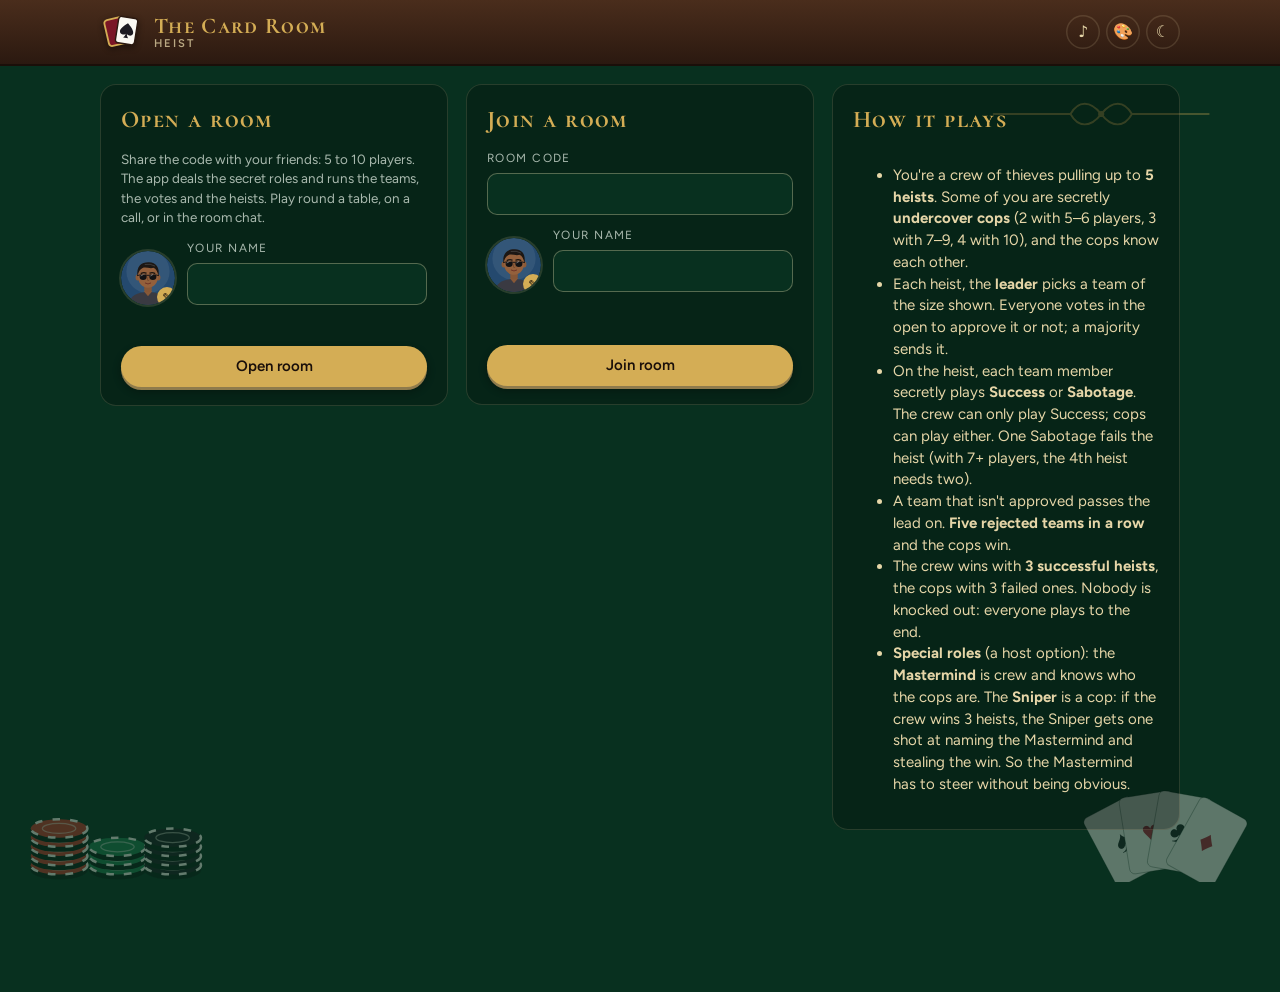
<file: heist/index.html>
<!doctype html>
<html lang="en">
<head>
<meta charset="utf-8">
<meta name="viewport" content="width=device-width, initial-scale=1, viewport-fit=cover">
<title>Heist</title>
<meta name="description" content="Heist for 5 to 10 friends: a crew pulls five heists while undercover cops hidden among them sabotage. Pick teams, vote, find the cops.">
<meta name="theme-color" content="#101418">
<script src="../theme.js"></script>
<link rel="icon" type="image/svg+xml" href="../logo.svg">
<link rel="preconnect" href="https://fonts.googleapis.com">
<link rel="preconnect" href="https://fonts.gstatic.com" crossorigin>
<link rel="stylesheet" href="https://fonts.googleapis.com/css2?family=Cormorant+SC:wght@500;700&family=Cormorant+Garamond:wght@600;700&family=Figtree:wght@400;500;600;700&display=swap">
<link rel="stylesheet" href="../shared.css">
<link rel="stylesheet" href="../poker/poker.css">
<link rel="stylesheet" href="../werewolf/werewolf.css">
<link rel="stylesheet" href="heist.css">
</head>
<body>
<header class="bar">
  <div class="bar-in">
    <a class="brand-link" href="../boardgames/" title="Board games"><img class="logo" src="../logo.svg" alt="The Card Room, board games" width="44" height="44"><span class="brand-text"><span class="brand">The Card Room</span><h1 class="brand-sub">Heist</h1></span></a>
    <div class="meters" id="meters" hidden>
      <div class="meter"><small>Game</small><b id="mGame">–</b></div>
      <div class="meter"><small>Heist</small><b id="mPhase">–</b></div>
      <div class="meter"><small>Score</small><b id="mAlive">–</b></div>
      <div class="meter"><small>Room code</small><b id="mCode">–</b></div>
    </div>
  </div>
</header>

<div class="wrap">
<main class="room">

  <section class="screen" id="scrSetup">
    <div class="setup-grid">
      <form class="panel" id="formCreate" novalidate>
        <h2>Open a room</h2>
        <p class="note">Share the code with your friends: 5 to 10 players. The app deals the secret roles and runs the teams, the votes and the heists. Play round a table, on a call, or in the room chat.</p>
        <div class="who-row"><button type="button" class="look-btn" data-look aria-label="Change your look"></button>
          <div class="field"><label for="crName">Your name</label><input class="text-input" id="crName" maxlength="16" autocomplete="nickname"></div></div>
        <p class="err" id="crErr"></p>
        <button class="primary" type="submit" id="btnCreate">Open room</button>
      </form>
      <form class="panel" id="formJoin" novalidate>
        <h2>Join a room</h2>
        <div class="field"><label for="jnCode">Room code</label><input class="text-input" id="jnCode" maxlength="6" autocapitalize="characters" autocomplete="off" style="text-transform:uppercase;letter-spacing:.2em"></div>
        <div class="who-row"><button type="button" class="look-btn" data-look aria-label="Change your look"></button>
          <div class="field"><label for="jnName">Your name</label><input class="text-input" id="jnName" maxlength="16" autocomplete="nickname"></div></div>
        <p class="note" id="jnRules"></p>
        <p class="err" id="jnErr"></p>
        <button class="primary" type="submit" id="btnJoin">Join room</button>
        <button class="ghost" type="button" id="btnRejoin" hidden>Back to your room</button>
      </form>
      <div class="panel rules-panel">
        <h2>How it plays</h2>
        <ul class="rules-list">
          <li>You're a crew of thieves pulling up to <b>5 heists</b>. Some of you are secretly <b>undercover cops</b> (2 with 5–6 players, 3 with 7–9, 4 with 10), and the cops know each other.</li>
          <li>Each heist, the <b>leader</b> picks a team of the size shown. Everyone votes in the open to approve it or not; a majority sends it.</li>
          <li>On the heist, each team member secretly plays <b>Success</b> or <b>Sabotage</b>. The crew can only play Success; cops can play either. One Sabotage fails the heist (with 7+ players, the 4th heist needs two).</li>
          <li>A team that isn't approved passes the lead on. <b>Five rejected teams in a row</b> and the cops win.</li>
          <li>The crew wins with <b>3 successful heists</b>, the cops with 3 failed ones. Nobody is knocked out: everyone plays to the end.</li>
          <li><b>Special roles</b> (a host option): the <b>Mastermind</b> is crew and knows who the cops are. The <b>Sniper</b> is a cop: if the crew wins 3 heists, the Sniper gets one shot at naming the Mastermind and stealing the win. So the Mastermind has to steer without being obvious.</li>
        </ul>
      </div>
      <div class="panel" id="onlineOff" hidden>
        <h2>Online play isn't switched on yet</h2>
        <p>This copy of the site has no game server configured.</p>
      </div>
    </div>
  </section>

  <section class="screen" id="scrRoom" hidden>
    <div class="ww-stage" id="stage">
      <div class="phase-banner" id="banner">
        <div class="phase-icon" id="phaseIcon"></div>
        <div><h2 id="phaseTitle">Lobby</h2><p id="phaseText" class="note"></p></div>
        <div class="phase-timer"><div id="phaseBar"></div></div>
      </div>
      <div class="hs-track" id="track" hidden>
        <div class="hs-heists" id="heists"></div>
        <div class="hs-rejects" id="rejects"></div>
      </div>
      <div class="ww-main">
        <div class="role-card" id="roleCard" hidden tabindex="0" role="button" aria-label="Your role (tap to show or hide)">
          <div class="rc-inner"><div class="rc-back"><span>Your role</span><small>Tap to look</small></div><div class="rc-front" id="roleFront"></div></div>
        </div>
        <div class="ww-players" id="players"></div>
      </div>
      <div class="ww-actions" id="actions"></div>
    </div>

    <div class="lower">
      <div class="panel" id="lobbyPanel">
        <h2>The room</h2>
        <div class="players-list" id="lobbyList"></div>
        <div id="settingsBox" class="ww-settings" hidden>
          <label class="check"><input type="checkbox" id="sSpecial"> Special roles <span class="note">(Mastermind and Sniper)</span></label>
          <div class="row2">
            <div class="field"><label for="sPick">Picking a team</label><select id="sPick"><option value="60">1 minute</option><option value="90">1½ minutes</option><option value="120">2 minutes</option><option value="180">3 minutes</option></select></div>
            <div class="field"><label for="sVote">Voting</label><select id="sVote"><option value="20">20 seconds</option><option value="30">30 seconds</option><option value="45">45 seconds</option></select></div>
          </div>
          <div class="row2">
            <div class="field"><label for="sHeist">Heist cards</label><select id="sHeist"><option value="15">15 seconds</option><option value="20">20 seconds</option><option value="30">30 seconds</option></select></div>
            <div class="field"><label for="sBots">Bots</label><select id="sBots"><option value="0">People only</option><option value="5">Fill up to 5</option><option value="6">Fill up to 6</option><option value="7">Fill up to 7</option><option value="8">Fill up to 8</option><option value="9">Fill up to 9</option><option value="10">Fill up to 10</option></select></div>
          </div>
          <p class="note">Talk happens while the leader picks, so give that the most time. Bots never chat: they pick, vote and play on hunches.</p>
        </div>
        <div class="table-tools">
          <button class="ghost" id="btnLook">Change look</button>
          <button class="ghost" id="btnCopyLink">Copy invite link</button>
          <button class="ghost" id="btnHostLink" hidden>Copy host link</button>
          <button class="danger" id="btnClose" hidden>Close room for good</button>
          <button class="danger" id="btnLeave">Leave the room</button>
        </div>
        <h3 class="wins-h">Wins</h3>
        <div class="players-list" id="winsList"></div>
      </div>
      <div class="panel">
        <h2>What happened</h2>
        <div class="log" id="log"></div>
      </div>
      <div class="panel" id="chatPanel">
        <h2>Chat</h2>
        <div class="chat-tabs" id="chatTabs" role="tablist"></div>
        <div class="chat-log" id="chatLog" aria-live="polite"></div>
        <div class="chat-reacts" id="chatReacts" role="group" aria-label="Reactions"></div>
        <form class="chat-form" id="chatForm" autocomplete="off">
          <input class="text-input" id="chatInput" maxlength="200" placeholder="Say something…" aria-label="Chat message">
          <button class="primary" type="submit">Send</button>
        </form>
      </div>
    </div>
  </section>

</main>
</div>

<div class="reveal" id="reveal" hidden aria-live="assertive"><div class="reveal-in"><div class="reveal-icon" id="revealIcon"></div><h2 id="revealTitle"></h2><p id="revealText"></p></div></div>

<dialog id="lookDlg" class="look-dlg" aria-labelledby="lookTitle">
  <form method="dialog" class="look-in">
    <div class="look-head">
      <div class="look-preview" id="lookPreview"></div>
      <div class="look-head-text">
        <h2 id="lookTitle">Your look</h2>
        <p class="note">Start from a character, then change anything you like.</p>
        <button type="button" class="ghost" id="lookRandom">Surprise me</button>
      </div>
    </div>
    <div class="look-body">
      <h3>Characters</h3>
      <div class="look-opts tiles" id="lookPresets"></div>
      <h3>Make it yours</h3>
      <div class="look-fields" id="lookFields"></div>
    </div>
    <div class="look-foot"><button value="cancel" class="ghost">Cancel</button><button value="save" class="primary">Save look</button></div>
  </form>
</dialog>

<script src="../poker/config.js"></script>
<script type="module" src="app.js"></script>
</body>
</html>
</file>
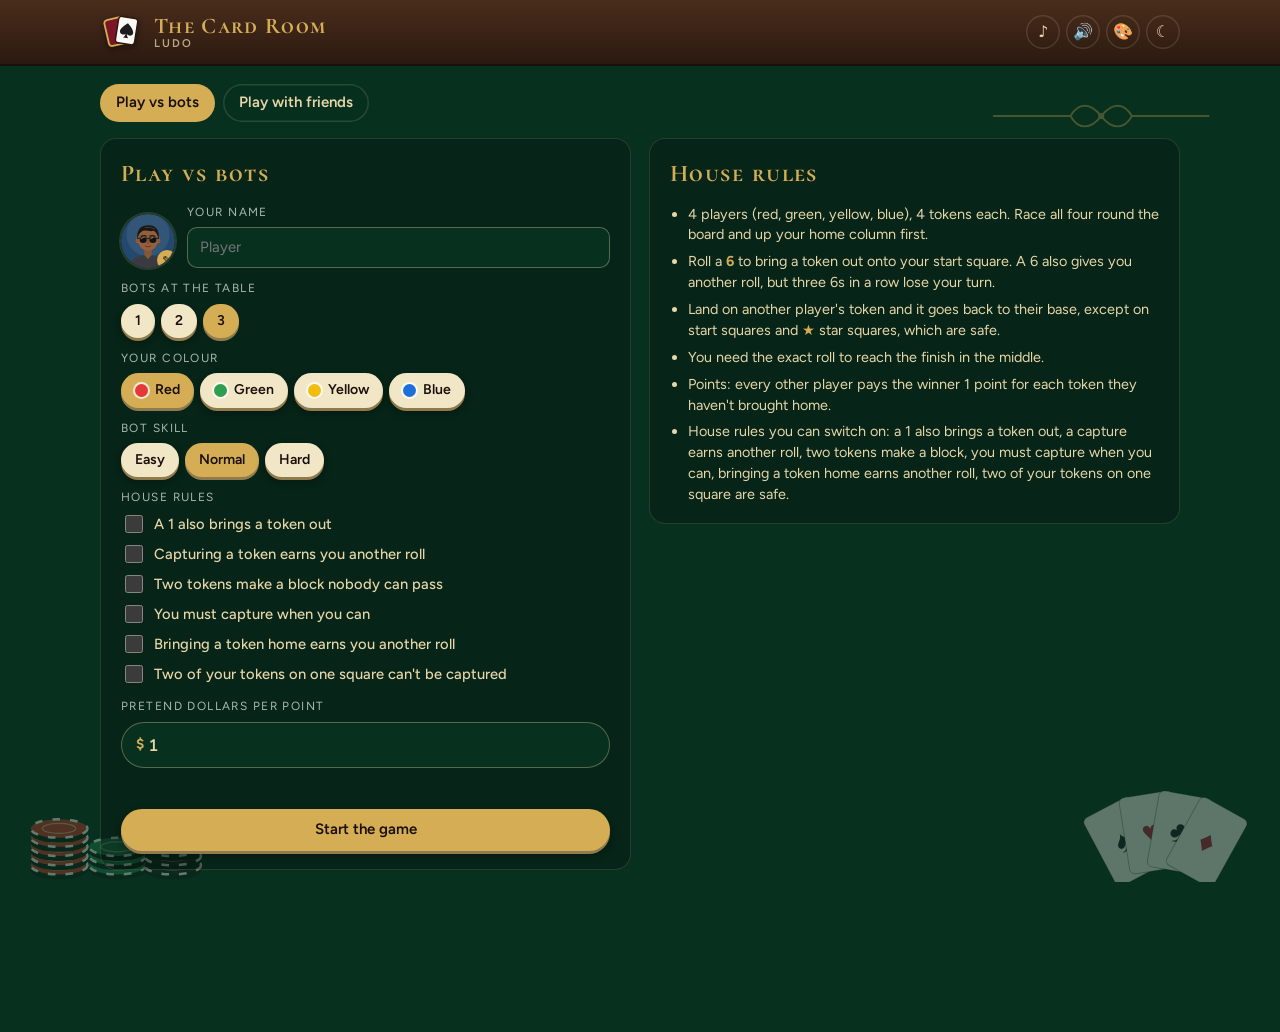
<file: ludo/index.html>
<!doctype html>
<html lang="en">
<head>
<meta charset="utf-8">
<meta name="viewport" content="width=device-width, initial-scale=1, viewport-fit=cover">
<title>Ludo</title>
<meta name="description" content="Ludo for four: race your tokens home against bots or friends, for pretend money, then settle up.">
<meta name="theme-color" content="#2b1910">
<script src="../theme.js"></script>
<link rel="icon" type="image/svg+xml" href="../logo.svg">
<link rel="preconnect" href="https://fonts.googleapis.com">
<link rel="preconnect" href="https://fonts.gstatic.com" crossorigin>
<link rel="stylesheet" href="https://fonts.googleapis.com/css2?family=Cormorant+SC:wght@500;700&family=Cormorant+Garamond:wght@600;700&family=Figtree:wght@400;500;600;700&display=swap">
<link rel="stylesheet" href="../shared.css">
<link rel="stylesheet" href="../poker/poker.css">
<link rel="stylesheet" href="../capsa/capsa.css">
<link rel="stylesheet" href="ludo.css">
</head>
<body>
<header class="bar">
  <div class="bar-in">
    <a class="brand-link" href="../boardgames/" title="Board games"><img class="logo" src="../logo.svg" alt="The Card Room, all games" width="44" height="44"><span class="brand-text"><span class="brand">The Card Room</span><h1 class="brand-sub">Ludo</h1></span></a>
    <div class="meters" id="meters" hidden>
      <div class="meter"><small>Game</small><b id="mGame">–</b></div>
      <div class="meter"><small>You are</small><b id="mColor">–</b></div>
      <div class="meter"><small>Your points</small><b id="mPoints">–</b></div>
      <div class="meter"><small>Up / down</small><b id="mMoney">–</b></div>
      <div class="meter" id="mCodeWrap" hidden><small>Room code</small><b id="mCode">–</b></div>
    </div>
  </div>
</header>

<div class="wrap">
<main class="room">

  <section class="screen" id="scrSetup">
    <nav class="tabs" aria-label="Game mode">
      <a href="#ai" id="tabAi">Play vs bots</a>
      <a href="#online" id="tabOnline">Play with friends</a>
    </nav>
    <div class="setup-grid" id="setupAi">
      <form class="panel" id="formAi" novalidate>
        <h2>Play vs bots</h2>
        <div class="who-row"><button type="button" class="look-btn" data-look aria-label="Change your look"></button>
          <div class="field"><label for="aiName">Your name</label><input class="text-input" id="aiName" maxlength="16" autocomplete="nickname" placeholder="Player"></div></div>
        <div class="field"><span class="label">Bots at the table</span>
          <div class="seg" id="aiBots" role="group" aria-label="Number of bots"><button type="button" data-v="1">1</button><button type="button" data-v="2">2</button><button type="button" data-v="3" aria-pressed="true">3</button></div></div>
        <div class="field"><span class="label">Your colour</span>
          <div class="seg color-seg" id="aiColor" role="group" aria-label="Your colour"><button type="button" data-v="0" aria-pressed="true"><i style="--tc:#e53935"></i>Red</button><button type="button" data-v="1"><i style="--tc:#2e9e4f"></i>Green</button><button type="button" data-v="2"><i style="--tc:#f2bd0d"></i>Yellow</button><button type="button" data-v="3"><i style="--tc:#1e6fd9"></i>Blue</button></div></div>
        <div class="field"><span class="label">Bot skill</span>
          <div class="seg" id="aiSkill" role="group" aria-label="Bot skill"><button type="button" data-v="easy">Easy</button><button type="button" data-v="normal" aria-pressed="true">Normal</button><button type="button" data-v="hard">Hard</button></div></div>
        <div class="field"><span class="label">House rules</span>
          <div class="rule-checks" id="aiRules">
            <label class="check"><input type="checkbox" data-r="leave16"> A 1 also brings a token out</label>
            <label class="check"><input type="checkbox" data-r="captureBonus"> Capturing a token earns you another roll</label>
            <label class="check"><input type="checkbox" data-r="blocks"> Two tokens make a block nobody can pass</label>
            <label class="check"><input type="checkbox" data-r="mustCapture"> You must capture when you can</label>
            <label class="check"><input type="checkbox" data-r="homeBonus"> Bringing a token home earns you another roll</label>
            <label class="check"><input type="checkbox" data-r="pairSafe"> Two of your tokens on one square can't be captured</label>
          </div></div>
        <div class="field"><label for="aiValue">Pretend dollars per point</label><span class="money-input"><span>$</span><input id="aiValue" type="number" inputmode="decimal" min="0.01" step="0.01" value="1"></span></div>
        <p class="err" id="aiErr"></p>
        <button class="primary" type="submit">Start the game</button>
        <button class="ghost" type="button" id="aiResume" hidden>Resume your last game</button>
      </form>
      <div class="panel rules-panel">
        <h2>House rules</h2>
        <ul class="rules-list">
          <li>4 players (red, green, yellow, blue), 4 tokens each. Race all four round the board and up your home column first.</li>
          <li>Roll a <b>6</b> to bring a token out onto your start square. A 6 also gives you another roll, but three 6s in a row lose your turn.</li>
          <li>Land on another player's token and it goes back to their base, except on start squares and <b>★</b> star squares, which are safe.</li>
          <li>You need the exact roll to reach the finish in the middle.</li>
          <li>Points: every other player pays the winner 1 point for each token they haven't brought home.</li>
          <li>House rules you can switch on: a 1 also brings a token out, a capture earns another roll, two tokens make a block, you must capture when you can, bringing a token home earns another roll, two of your tokens on one square are safe.</li>
        </ul>
      </div>
    </div>
    <div class="setup-grid" id="setupOnline" hidden>
      <form class="panel" id="formCreate" novalidate>
        <h2>Open a room</h2>
        <p class="note">Pick how many play and share the code with your friends. Empty seats are filled with bots. The room stays open after each session, so the same code works next time.</p>
        <div class="who-row"><button type="button" class="look-btn" data-look aria-label="Change your look"></button>
          <div class="field"><label for="crName">Your name</label><input class="text-input" id="crName" maxlength="16" autocomplete="nickname"></div></div>
        <div class="row2">
          <div class="field"><label for="crValue">Dollars per point</label><span class="money-input"><span>$</span><input id="crValue" type="number" inputmode="decimal" min="0.01" step="0.01" value="1"></span></div>
          <div class="field"><label for="crTime">Time to play</label>
            <select id="crTime"><option value="20">20 seconds</option><option value="30" selected>30 seconds</option><option value="60">60 seconds</option></select></div>
        </div>
        <div class="field"><span class="label">Players at the table</span>
          <div class="seg" id="crPlayers" role="group" aria-label="Number of players"><button type="button" data-v="2">2</button><button type="button" data-v="3">3</button><button type="button" data-v="4" aria-pressed="true">4</button></div></div>
        <div class="field"><span class="label">Bots for empty seats</span>
          <div class="seg" id="crSkill" role="group" aria-label="Bot skill"><button type="button" data-v="easy">Easy</button><button type="button" data-v="normal" aria-pressed="true">Normal</button><button type="button" data-v="hard">Hard</button></div></div>
        <div class="field"><span class="label">House rules</span>
          <div class="rule-checks" id="crRules">
            <label class="check"><input type="checkbox" data-r="leave16"> A 1 also brings a token out</label>
            <label class="check"><input type="checkbox" data-r="captureBonus"> Capturing a token earns you another roll</label>
            <label class="check"><input type="checkbox" data-r="blocks"> Two tokens make a block nobody can pass</label>
            <label class="check"><input type="checkbox" data-r="mustCapture"> You must capture when you can</label>
            <label class="check"><input type="checkbox" data-r="homeBonus"> Bringing a token home earns you another roll</label>
            <label class="check"><input type="checkbox" data-r="pairSafe"> Two of your tokens on one square can't be captured</label>
          </div></div>
        <p class="err" id="crErr"></p>
        <button class="primary" type="submit" id="btnCreate">Open room</button>
      </form>
      <form class="panel" id="formJoin" novalidate>
        <h2>Join a room</h2>
        <div class="field"><label for="jnCode">Room code</label><input class="text-input" id="jnCode" maxlength="6" autocapitalize="characters" autocomplete="off" style="text-transform:uppercase;letter-spacing:.2em"></div>
        <div class="who-row"><button type="button" class="look-btn" data-look aria-label="Change your look"></button>
          <div class="field"><label for="jnName">Your name</label><input class="text-input" id="jnName" maxlength="16" autocomplete="nickname"></div></div>
        <p class="note" id="jnRules"></p>
        <p class="err" id="jnErr"></p>
        <button class="primary" type="submit" id="btnJoin">Join room</button>
        <button class="ghost" type="button" id="btnRejoin" hidden>Back to your room</button>
      </form>
      <div class="panel" id="onlineOff" hidden>
        <h2>Online play isn't switched on yet</h2>
        <p>This copy of the site has no game server configured. Play against bots in the meantime.</p>
      </div>
    </div>
  </section>

  <section class="screen" id="scrTable" hidden>
    <div class="ludo-table">
      <div class="lboard" id="ctable">
        <svg id="boardSvg" viewBox="0 0 15 15" aria-label="The Ludo board"></svg>
        <div class="tokens" id="tokens"></div>
        <button type="button" class="felt-btn sound-btn" id="btnSound" aria-label="Sound" title="Sound">🔊</button>
        <div class="react-wrap" id="reactWrap" hidden>
          <button type="button" class="felt-btn" id="btnReact" aria-label="Send a reaction" aria-expanded="false">😀</button>
          <div class="react-pop" id="reactPop" hidden role="group" aria-label="Reactions"></div>
        </div>
        <div class="win-banner" id="winBanner" hidden aria-live="polite" title="Tap to hide"></div>
      </div>
      <div class="crail lrail" id="crail">
        <div class="lplayers" id="lplayers"></div>
        <div class="status" id="status" aria-live="polite"></div>
        <div class="color-pick" id="colorPick" hidden>
          <div class="seg color-seg" id="pickColor" role="group" aria-label="Your colour"><button type="button" data-v="0"><i style="--tc:#e53935"></i>Red</button><button type="button" data-v="1"><i style="--tc:#2e9e4f"></i>Green</button><button type="button" data-v="2"><i style="--tc:#f2bd0d"></i>Yellow</button><button type="button" data-v="3"><i style="--tc:#1e6fd9"></i>Blue</button></div>
          <p class="note" id="pickNote"></p>
        </div>
        <div class="dice-row"><div class="ldie" id="die" aria-live="polite"></div></div>
        <div class="act-row" id="actRow"><button class="primary" id="btnRoll">Roll</button></div>
        <div class="act-row" id="betweenRow" hidden>
          <button class="primary" id="btnNext">Next game</button>
          <button class="primary" id="btnStart" hidden>Start the game</button>
        </div>
      </div>
    </div>

    <div class="lower">
      <div class="panel">
        <h2>Score</h2>
        <div class="players-list" id="scoreList"></div>
        <div class="table-tools">
          <button class="ghost" id="btnLook">Change look</button>
          <button class="ghost" id="btnCopyLink" hidden>Copy invite link</button>
          <button class="ghost" id="btnLedger" hidden>Room ledger</button>
          <button class="ghost" id="btnHostLink" hidden>Copy host link</button>
          <button class="primary" id="btnEndSession" hidden>End session &amp; settle up</button>
          <button class="danger" id="btnClose" hidden>Close room for good</button>
          <button class="danger" id="btnLeave">Leave</button>
        </div>
        <p class="note" id="toolsNote"></p>
      </div>
      <div class="panel">
        <h2>This game</h2>
        <div class="log" id="log"></div>
      </div>
      <div class="panel" id="chatPanel" hidden>
        <h2>Room chat</h2>
        <div class="chat-log" id="chatLog" aria-live="polite"></div>
        <div class="chat-reacts" id="chatReacts" role="group" aria-label="Reactions"></div>
        <form class="chat-form" id="chatForm" autocomplete="off">
          <input class="text-input" id="chatInput" maxlength="160" placeholder="Say something…" aria-label="Chat message">
          <button class="primary" type="submit">Send</button>
        </form>
      </div>
    </div>
  </section>

  <section class="screen" id="scrSummary" hidden>
    <div class="panel">
      <h2 id="sumTitle">Session over</h2>
      <p id="sumIntro" class="note"></p>
      <div class="scroll-x">
        <table class="summary-table">
          <thead><tr><th>Player</th><th>Points</th><th>Up / down</th></tr></thead>
          <tbody id="sumRows"></tbody>
        </table>
      </div>
      <h2>Settling up</h2>
      <ul class="payments" id="sumPay"></ul>
      <div class="act-row"><button class="primary" id="btnSumDone">Back to the lobby</button><button class="ghost" id="btnSumCopy">Copy results</button></div>
    </div>
  </section>

</main>
</div>

<dialog id="ledgerDlg" class="look-dlg ledger-dlg" aria-labelledby="ldTitle">
  <form method="dialog" class="look-in">
    <div class="look-head"><div class="look-head-text"><h2 id="ldTitle">Room ledger</h2><p class="note" id="ldIntro"></p></div></div>
    <div class="look-body" id="ldBody"></div>
    <div class="look-foot">
      <button type="button" class="danger" id="ldMarkPaid" hidden>Everyone's paid: start totals again</button>
      <button type="button" class="ghost" id="ldCopy">Copy results</button>
      <button value="close" class="primary">Back to the table</button>
    </div>
  </form>
</dialog>

<dialog id="lookDlg" class="look-dlg" aria-labelledby="lookTitle">
  <form method="dialog" class="look-in">
    <div class="look-head">
      <div class="look-preview" id="lookPreview"></div>
      <div class="look-head-text">
        <h2 id="lookTitle">Your look</h2>
        <p class="note">Start from a character, then change anything you like.</p>
        <button type="button" class="ghost" id="lookRandom">Surprise me</button>
      </div>
    </div>
    <div class="look-body">
      <h3>Characters</h3>
      <div class="look-opts tiles" id="lookPresets"></div>
      <h3>Make it yours</h3>
      <div class="look-fields" id="lookFields"></div>
    </div>
    <div class="look-foot"><button value="cancel" class="ghost">Cancel</button><button value="save" class="primary">Save look</button></div>
  </form>
</dialog>

<script src="../poker/config.js"></script>
<script type="module" src="app.js"></script>
</body>
</html>
</file>
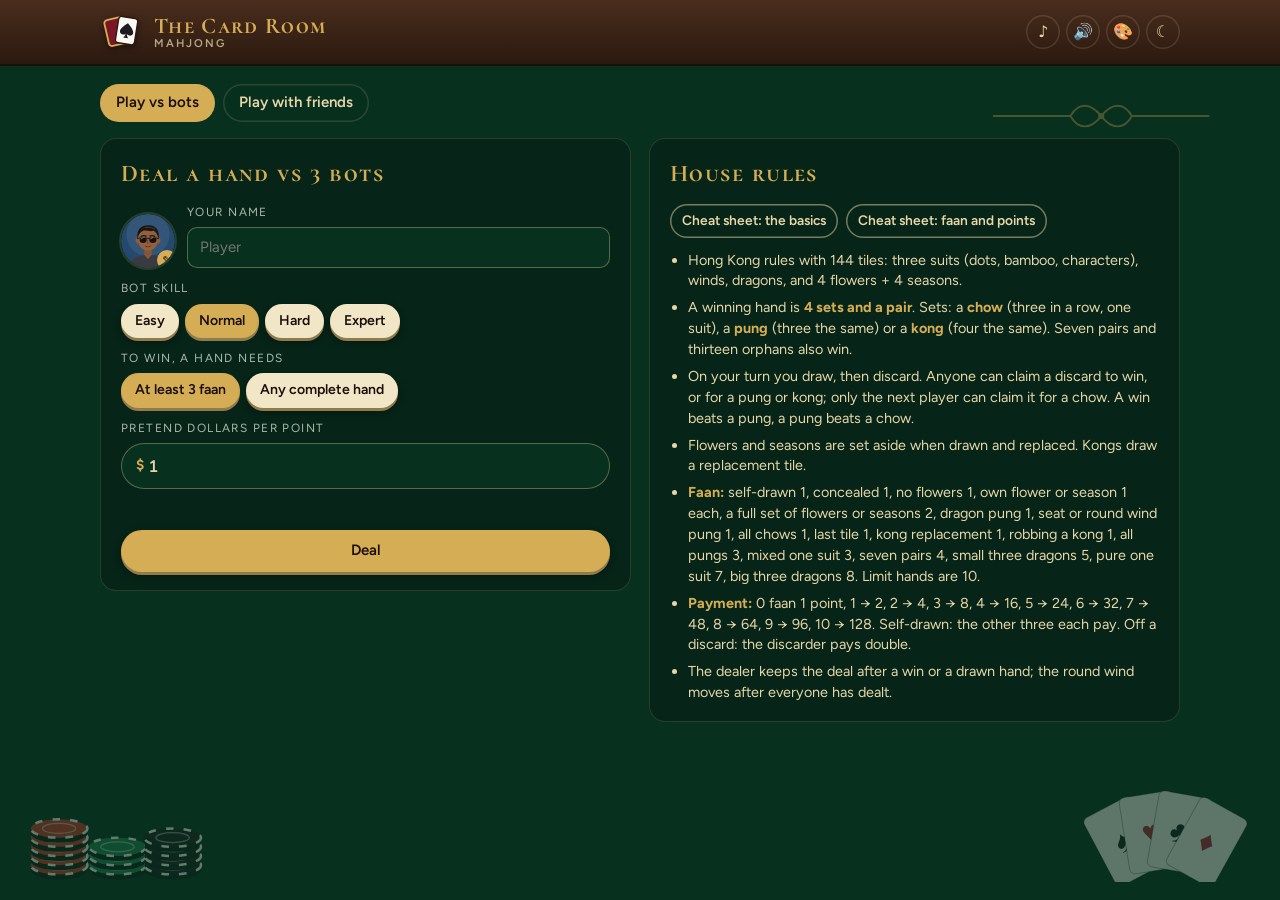
<file: mahjong/index.html>
<!doctype html>
<html lang="en">
<head>
<meta charset="utf-8">
<meta name="viewport" content="width=device-width, initial-scale=1, viewport-fit=cover">
<title>Mahjong</title>
<meta name="description" content="Hong Kong Mahjong with flowers and faan scoring, for pretend money: play against bots or open a room for friends, then settle up.">
<meta name="theme-color" content="#2b1910">
<script src="../theme.js"></script>
<link rel="icon" type="image/svg+xml" href="../logo.svg">
<link rel="preconnect" href="https://fonts.googleapis.com">
<link rel="preconnect" href="https://fonts.gstatic.com" crossorigin>
<link rel="stylesheet" href="https://fonts.googleapis.com/css2?family=Cormorant+SC:wght@500;700&family=Cormorant+Garamond:wght@600;700&family=Figtree:wght@400;500;600;700&display=swap">
<link rel="stylesheet" href="../shared.css">
<link rel="stylesheet" href="../poker/poker.css">
<link rel="stylesheet" href="../capsa/capsa.css">
<link rel="stylesheet" href="mahjong.css">
</head>
<body>
<header class="bar">
  <div class="bar-in">
    <a class="brand-link" href="../" title="All games"><img class="logo" src="../logo.svg" alt="The Card Room, all games" width="44" height="44"><span class="brand-text"><span class="brand">The Card Room</span><h1 class="brand-sub">Mahjong</h1></span></a>
    <div class="meters" id="meters" hidden>
      <div class="meter"><small>Hand</small><b id="mGame">–</b></div>
      <div class="meter"><small>Round</small><b id="mRound">–</b></div>
      <div class="meter"><small>Your seat</small><b id="mSeat">–</b></div>
      <div class="meter"><small>Your points</small><b id="mPoints">–</b></div>
      <div class="meter"><small>Up / down</small><b id="mMoney">–</b></div>
      <div class="meter" id="mCodeWrap" hidden><small>Room code</small><b id="mCode">–</b></div>
    </div>
  </div>
</header>

<div class="wrap">
<main class="room">

  <section class="screen" id="scrSetup">
    <nav class="tabs" aria-label="Game mode">
      <a href="#ai" id="tabAi">Play vs bots</a>
      <a href="#online" id="tabOnline">Play with friends</a>
    </nav>
    <div class="setup-grid" id="setupAi">
      <form class="panel" id="formAi" novalidate>
        <h2>Deal a hand vs 3 bots</h2>
        <div class="who-row"><button type="button" class="look-btn" data-look aria-label="Change your look"></button>
          <div class="field"><label for="aiName">Your name</label><input class="text-input" id="aiName" maxlength="16" autocomplete="nickname" placeholder="Player"></div></div>
        <div class="field"><span class="label">Bot skill</span>
          <div class="seg" id="aiSkill" role="group" aria-label="Bot skill"><button type="button" data-v="easy">Easy</button><button type="button" data-v="normal" aria-pressed="true">Normal</button><button type="button" data-v="hard">Hard</button><button type="button" data-v="expert">Expert</button></div></div>
        <div class="field"><span class="label">To win, a hand needs</span>
          <div class="seg" id="aiMin" role="group" aria-label="Minimum faan to win"><button type="button" data-v="3" aria-pressed="true">At least 3 faan</button><button type="button" data-v="0">Any complete hand</button></div></div>
        <div class="field"><label for="aiValue">Pretend dollars per point</label><span class="money-input"><span>$</span><input id="aiValue" type="number" inputmode="decimal" min="0.01" step="0.01" value="1"></span></div>
        <p class="err" id="aiErr"></p>
        <button class="primary" type="submit">Deal</button>
        <button class="ghost" type="button" id="aiResume" hidden>Resume your last game</button>
      </form>
      <div class="panel rules-panel">
        <h2>House rules</h2>
        <p class="sheet-open"><button type="button" class="ghost" data-open-sheet="basics">Cheat sheet: the basics</button><button type="button" class="ghost" data-open-sheet="faan">Cheat sheet: faan and points</button></p>
        <ul class="rules-list">
          <li>Hong Kong rules with 144 tiles: three suits (dots, bamboo, characters), winds, dragons, and 4 flowers + 4 seasons.</li>
          <li>A winning hand is <b>4 sets and a pair</b>. Sets: a <b>chow</b> (three in a row, one suit), a <b>pung</b> (three the same) or a <b>kong</b> (four the same). Seven pairs and thirteen orphans also win.</li>
          <li>On your turn you draw, then discard. Anyone can claim a discard to win, or for a pung or kong; only the next player can claim it for a chow. A win beats a pung, a pung beats a chow.</li>
          <li>Flowers and seasons are set aside when drawn and replaced. Kongs draw a replacement tile.</li>
          <li><b>Faan:</b> self-drawn 1, concealed 1, no flowers 1, own flower or season 1 each, a full set of flowers or seasons 2, dragon pung 1, seat or round wind pung 1, all chows 1, last tile 1, kong replacement 1, robbing a kong 1, all pungs 3, mixed one suit 3, seven pairs 4, small three dragons 5, pure one suit 7, big three dragons 8. Limit hands are 10.</li>
          <li><b>Payment:</b> 0 faan 1 point, 1 → 2, 2 → 4, 3 → 8, 4 → 16, 5 → 24, 6 → 32, 7 → 48, 8 → 64, 9 → 96, 10 → 128. Self-drawn: the other three each pay. Off a discard: the discarder pays double.</li>
          <li>The dealer keeps the deal after a win or a drawn hand; the round wind moves after everyone has dealt.</li>
        </ul>
      </div>
    </div>
    <div class="setup-grid" id="setupOnline" hidden>
      <form class="panel" id="formCreate" novalidate>
        <h2>Open a room</h2>
        <p class="note">Share the code with up to 3 friends. Empty seats are filled with bots. The room stays open after each session, so the same code works next time.</p>
        <div class="who-row"><button type="button" class="look-btn" data-look aria-label="Change your look"></button>
          <div class="field"><label for="crName">Your name</label><input class="text-input" id="crName" maxlength="16" autocomplete="nickname"></div></div>
        <div class="row2">
          <div class="field"><label for="crValue">Dollars per point</label><span class="money-input"><span>$</span><input id="crValue" type="number" inputmode="decimal" min="0.01" step="0.01" value="1"></span></div>
          <div class="field"><label for="crTime">Time to play</label>
            <select id="crTime"><option value="20">20 seconds</option><option value="30" selected>30 seconds</option><option value="60">60 seconds</option></select></div>
        </div>
        <div class="field"><span class="label">Bots for empty seats</span>
          <div class="seg" id="crSkill" role="group" aria-label="Bot skill"><button type="button" data-v="easy">Easy</button><button type="button" data-v="normal" aria-pressed="true">Normal</button><button type="button" data-v="hard">Hard</button><button type="button" data-v="expert">Expert</button></div></div>
        <div class="field"><span class="label">To win, a hand needs</span>
          <div class="seg" id="crMin" role="group" aria-label="Minimum faan to win"><button type="button" data-v="3" aria-pressed="true">At least 3 faan</button><button type="button" data-v="0">Any complete hand</button></div></div>
        <p class="err" id="crErr"></p>
        <button class="primary" type="submit" id="btnCreate">Open room</button>
      </form>
      <form class="panel" id="formJoin" novalidate>
        <h2>Join a room</h2>
        <div class="field"><label for="jnCode">Room code</label><input class="text-input" id="jnCode" maxlength="6" autocapitalize="characters" autocomplete="off" style="text-transform:uppercase;letter-spacing:.2em"></div>
        <div class="who-row"><button type="button" class="look-btn" data-look aria-label="Change your look"></button>
          <div class="field"><label for="jnName">Your name</label><input class="text-input" id="jnName" maxlength="16" autocomplete="nickname"></div></div>
        <p class="note" id="jnRules"></p>
        <p class="err" id="jnErr"></p>
        <button class="primary" type="submit" id="btnJoin">Join room</button>
        <button class="ghost" type="button" id="btnRejoin" hidden>Back to your room</button>
      </form>
      <div class="panel" id="onlineOff" hidden>
        <h2>Online play isn't switched on yet</h2>
        <p>This copy of the site has no game server configured. Play against bots in the meantime.</p>
      </div>
    </div>
  </section>

  <section class="screen" id="scrTable" hidden>
    <div class="ctable mtable" id="ctable">
      <div class="wallring" id="ring" aria-label="The wall">
        <div class="side" data-k="0"></div><div class="side" data-k="1"></div><div class="side" data-k="2"></div><div class="side" data-k="3"></div>
        <div class="mcenter" id="center"><div class="wind" id="cWind"></div><div class="wall" id="cWall"></div></div>
        <div class="dicebox" id="dice" hidden aria-live="polite"><div class="dice"></div><div class="dice-say"></div></div>
      </div>
      <button type="button" class="felt-btn sound-btn" id="btnSound" aria-label="Sound" title="Sound">🔊</button>
      <div class="react-wrap" id="reactWrap" hidden>
        <button type="button" class="felt-btn" id="btnReact" aria-label="Send a reaction" aria-expanded="false">😀</button>
        <div class="react-pop" id="reactPop" hidden role="group" aria-label="Reactions"></div>
      </div>
      <div class="win-banner" id="winBanner" hidden aria-live="polite" title="Tap to hide"></div>
    </div>

    <div class="crail" id="crail">
      <div class="status" id="status" aria-live="polite"></div>
      <div class="coach-box" id="coachBox" hidden aria-live="polite"></div>
      <div class="claim-row" id="claimRow" hidden></div>
      <div class="hand-wrap"><div class="mymelds" id="myMelds"></div><div class="myhand mhand" id="myHand" role="group" aria-label="Your tiles"></div></div>
      <div class="timer" id="myTimer"></div>
      <div class="act-row" id="actRow">
        <button id="btnHint" class="ghost">Hint</button>
        <span id="kongBtns" class="kong-btns"></span>
        <button id="btnWin" class="win-btn" hidden>Mahjong!</button>
        <button id="btnDiscard" class="primary">Discard</button>
      </div>
      <div class="act-row" id="betweenRow" hidden>
        <button class="primary" id="btnNext">Next hand</button>
        <button class="primary" id="btnStart" hidden>Start the game</button>
      </div>
      <div class="aid-row">
        <button type="button" class="ghost" id="btnCoach" aria-pressed="false" title="The coach explains the best move on every decision">Coach: off</button>
        <button type="button" class="ghost" data-open-sheet>Cheat sheet</button>
      </div>
    </div>

    <div class="lower">
      <div class="panel">
        <h2>Score</h2>
        <div class="players-list" id="scoreList"></div>
        <div class="table-tools">
          <button class="ghost" id="btnLook">Change look</button>
          <button class="ghost" id="btnCopyLink" hidden>Copy invite link</button>
          <button class="ghost" id="btnLedger" hidden>Room ledger</button>
          <button class="ghost" id="btnHostLink" hidden>Copy host link</button>
          <button class="primary" id="btnEndSession" hidden>End session &amp; settle up</button>
          <button class="danger" id="btnClose" hidden>Close room for good</button>
          <button class="danger" id="btnLeave">Leave</button>
        </div>
        <p class="note" id="toolsNote"></p>
      </div>
      <div class="panel">
        <h2>This hand</h2>
        <div class="log" id="log"></div>
      </div>
      <div class="panel" id="chatPanel" hidden>
        <h2>Room chat</h2>
        <div class="chat-log" id="chatLog" aria-live="polite"></div>
        <div class="chat-reacts" id="chatReacts" role="group" aria-label="Reactions"></div>
        <form class="chat-form" id="chatForm" autocomplete="off">
          <input class="text-input" id="chatInput" maxlength="160" placeholder="Say something…" aria-label="Chat message">
          <button class="primary" type="submit">Send</button>
        </form>
      </div>
    </div>
  </section>

  <section class="screen" id="scrSummary" hidden>
    <div class="panel">
      <h2 id="sumTitle">Session over</h2>
      <p id="sumIntro" class="note"></p>
      <div class="scroll-x">
        <table class="summary-table">
          <thead><tr><th>Player</th><th>Points</th><th>Up / down</th></tr></thead>
          <tbody id="sumRows"></tbody>
        </table>
      </div>
      <h2>Settling up</h2>
      <ul class="payments" id="sumPay"></ul>
      <div class="act-row"><button class="primary" id="btnSumDone">Back to the lobby</button><button class="ghost" id="btnSumCopy">Copy results</button></div>
    </div>
  </section>

</main>
</div>

<dialog id="sheetDlg" class="look-dlg sheet-dlg" aria-labelledby="sheetTitle">
  <form method="dialog" class="look-in">
    <div class="look-head"><div class="look-head-text"><h2 id="sheetTitle">Cheat sheet</h2>
      <div class="seg" role="group" aria-label="Which cheat sheet"><button type="button" data-sheet-tab="basics" aria-pressed="true">The basics</button><button type="button" data-sheet-tab="faan" aria-pressed="false">Faan and points</button></div></div></div>
    <div class="look-body" id="sheetBody"></div>
    <div class="look-foot">
      <button type="button" class="ghost" id="sheetPdf" title="Opens the print window: choose Save as PDF there">Save as PDF</button>
      <button value="close" class="primary">Close</button>
    </div>
  </form>
</dialog>

<dialog id="ledgerDlg" class="look-dlg ledger-dlg" aria-labelledby="ldTitle">
  <form method="dialog" class="look-in">
    <div class="look-head"><div class="look-head-text"><h2 id="ldTitle">Room ledger</h2><p class="note" id="ldIntro"></p></div></div>
    <div class="look-body" id="ldBody"></div>
    <div class="look-foot">
      <button type="button" class="danger" id="ldMarkPaid" hidden>Everyone's paid: start totals again</button>
      <button type="button" class="ghost" id="ldCopy">Copy results</button>
      <button value="close" class="primary">Back to the table</button>
    </div>
  </form>
</dialog>

<dialog id="lookDlg" class="look-dlg" aria-labelledby="lookTitle">
  <form method="dialog" class="look-in">
    <div class="look-head">
      <div class="look-preview" id="lookPreview"></div>
      <div class="look-head-text">
        <h2 id="lookTitle">Your look</h2>
        <p class="note">Start from a character, then change anything you like.</p>
        <button type="button" class="ghost" id="lookRandom">Surprise me</button>
      </div>
    </div>
    <div class="look-body">
      <h3>Characters</h3>
      <div class="look-opts tiles" id="lookPresets"></div>
      <h3>Make it yours</h3>
      <div class="look-fields" id="lookFields"></div>
    </div>
    <div class="look-foot"><button value="cancel" class="ghost">Cancel</button><button value="save" class="primary">Save look</button></div>
  </form>
</dialog>

<script src="../poker/config.js"></script>
<script type="module" src="app.js"></script>
</body>
</html>
</file>
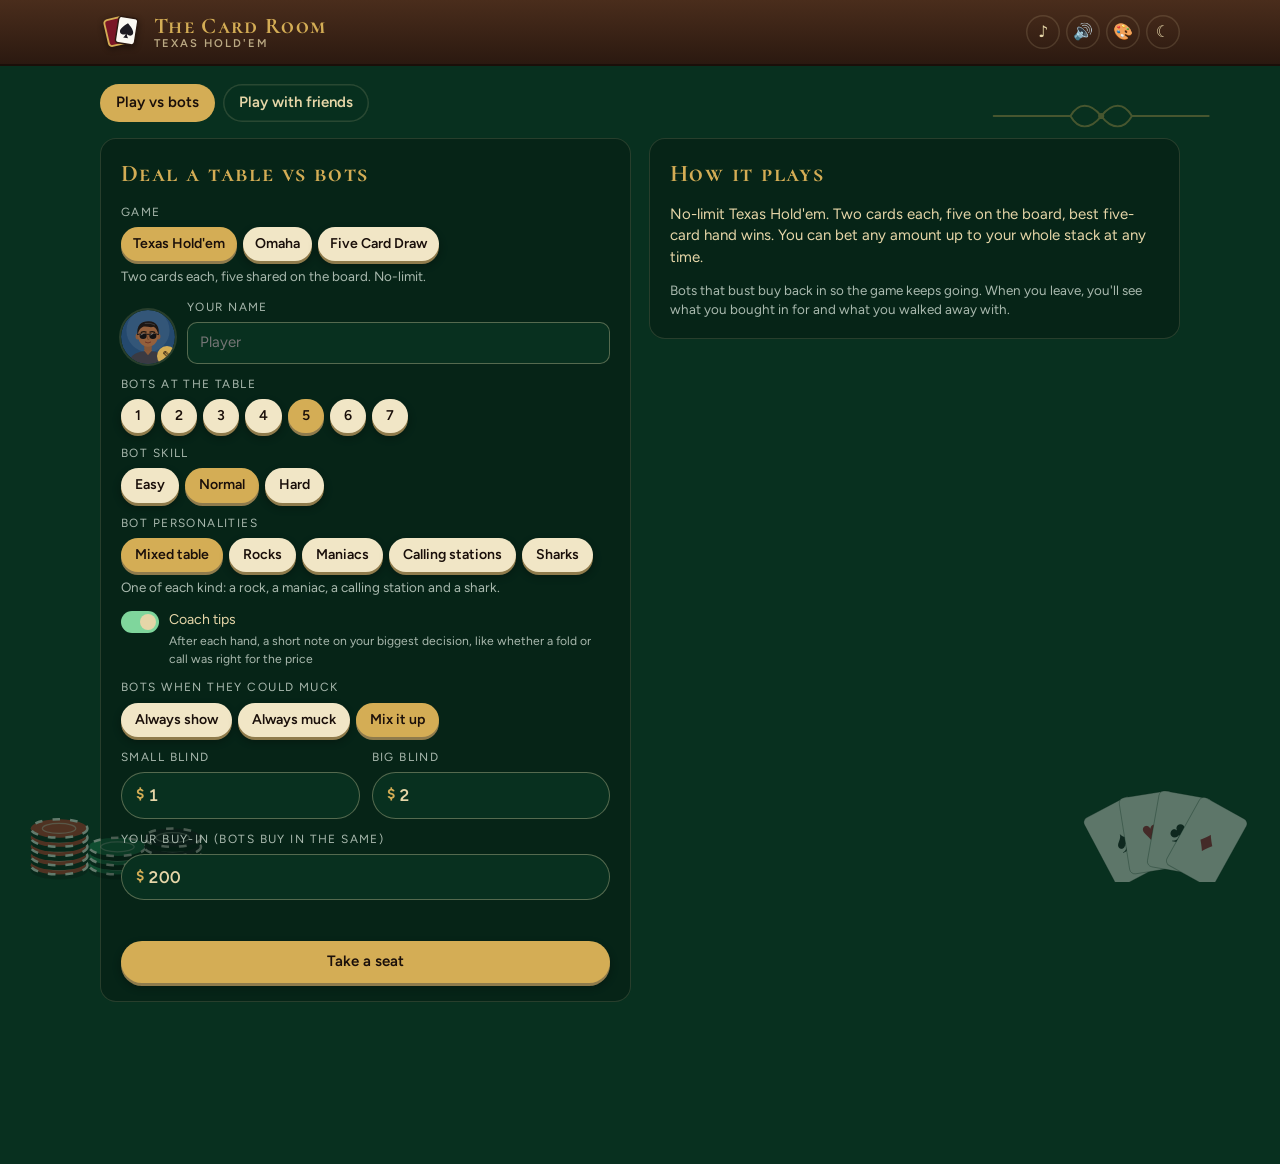
<file: poker/index.html>
<!doctype html>
<html lang="en">
<head>
<meta charset="utf-8">
<meta name="viewport" content="width=device-width, initial-scale=1, viewport-fit=cover">
<title>Texas Hold'em Table</title>
<meta name="description" content="No-limit Texas Hold'em with pretend money. Play against bots or open a table for up to 8 friends online, then see who owes whom.">
<meta name="theme-color" content="#2b1910">
<script src="../theme.js"></script>
<link rel="icon" type="image/svg+xml" href="../logo.svg">
<link rel="preconnect" href="https://fonts.googleapis.com">
<link rel="preconnect" href="https://fonts.gstatic.com" crossorigin>
<link rel="stylesheet" href="https://fonts.googleapis.com/css2?family=Cormorant+SC:wght@500;700&family=Cormorant+Garamond:wght@600;700&family=Figtree:wght@400;500;600;700&display=swap">
<link rel="stylesheet" href="../shared.css">
<link rel="stylesheet" href="poker.css">
</head>
<body>
<header class="bar">
  <div class="bar-in">
    <a class="brand-link" href="../" title="All games"><img class="logo" src="../logo.svg" alt="The Card Room, all games" width="44" height="44"><span class="brand-text"><span class="brand">The Card Room</span><h1 class="brand-sub">Texas Hold'em</h1></span></a>
    <div class="meters" id="meters" hidden>
      <div class="meter"><small>Blinds</small><b id="mBlinds">–</b></div>
      <div class="meter"><small>Your stack</small><b id="mStack">–</b></div>
      <div class="meter"><small>Bought in</small><b id="mBuyIn">–</b></div>
      <div class="meter"><small>Up / down</small><b id="mNet">–</b></div>
      <div class="meter" id="mCodeWrap" hidden><small>Table code</small><b id="mCode">–</b></div>
    </div>
  </div>
</header>

<div class="wrap">
<main class="room">

  <!-- ---------- choose a mode ---------- -->
  <section class="screen" id="scrSetup">
    <nav class="tabs" aria-label="Game mode">
      <a href="#ai" id="tabAi">Play vs bots</a>
      <a href="#online" id="tabOnline">Play with friends</a>
    </nav>

    <div class="setup-grid" id="setupAi">
      <form class="panel" id="formAi" novalidate>
        <h2>Deal a table vs bots</h2>
        <div class="field"><span class="label">Game</span>
          <div class="seg game-seg" id="aiGame" role="group" aria-label="Game">
            <button type="button" data-v="holdem" aria-pressed="true">Texas Hold'em</button><button type="button" data-v="omaha">Omaha</button><button type="button" data-v="draw">Five Card Draw</button>
          </div>
          <p class="note game-note" id="aiGameNote"></p></div>
        <div class="who-row"><button type="button" class="look-btn" data-look aria-label="Change your look"></button>
          <div class="field"><label for="aiName">Your name</label><input class="text-input" id="aiName" maxlength="16" autocomplete="nickname" placeholder="Player"></div></div>
        <div class="field"><span class="label">Bots at the table</span>
          <div class="seg" id="aiBots" role="group" aria-label="Number of bots"></div></div>
        <div class="field"><span class="label">Bot skill</span>
          <div class="seg" id="aiSkill" role="group" aria-label="Bot skill">
            <button type="button" data-v="easy">Easy</button><button type="button" data-v="normal" aria-pressed="true">Normal</button><button type="button" data-v="hard">Hard</button>
          </div></div>
        <div class="field"><span class="label">Bot personalities</span>
          <div class="seg" id="aiStyle" role="group" aria-label="Bot personalities">
            <button type="button" data-v="mixed" aria-pressed="true">Mixed table</button><button type="button" data-v="rock">Rocks</button><button type="button" data-v="maniac">Maniacs</button><button type="button" data-v="station">Calling stations</button><button type="button" data-v="shark">Sharks</button>
          </div>
          <p class="note" id="aiStyleNote">One of each kind: a rock, a maniac, a calling station and a shark.</p></div>
        <label class="switch"><input type="checkbox" id="aiCoach" checked><span class="track" aria-hidden="true"></span><span>Coach tips<small>After each hand, a short note on your biggest decision, like whether a fold or call was right for the price</small></span></label>
        <div class="field"><span class="label">Bots when they could muck</span>
          <div class="seg" id="aiShow" role="group" aria-label="Bots show or muck">
            <button type="button" data-v="show">Always show</button><button type="button" data-v="muck">Always muck</button><button type="button" data-v="mix" aria-pressed="true">Mix it up</button>
          </div></div>
        <div class="row2">
          <div class="field"><label for="aiSb">Small blind</label><span class="money-input"><span>$</span><input id="aiSb" type="number" inputmode="decimal" min="0.01" step="0.01" value="1"></span></div>
          <div class="field"><label for="aiBb">Big blind</label><span class="money-input"><span>$</span><input id="aiBb" type="number" inputmode="decimal" min="0.01" step="0.01" value="2"></span></div>
        </div>
        <div class="field"><label for="aiBuy">Your buy-in (bots buy in the same)</label><span class="money-input"><span>$</span><input id="aiBuy" type="number" inputmode="decimal" min="1" step="1" value="200"></span></div>
        <p class="err" id="aiErr"></p>
        <button class="primary" type="submit">Take a seat</button>
        <button class="ghost" type="button" id="aiResume" hidden>Resume your last table</button>
      </form>
      <div class="panel">
        <h2>How it plays</h2>
        <p>No-limit Texas Hold'em. Two cards each, five on the board, best five-card hand wins. You can bet any amount up to your whole stack at any time.</p>
        <p class="note">Bots that bust buy back in so the game keeps going. When you leave, you'll see what you bought in for and what you walked away with.</p>
      </div>
    </div>

    <div class="setup-grid" id="setupOnline" hidden>
      <form class="panel" id="formCreate" novalidate>
        <h2>Open a table</h2>
        <p class="note">You set the rules. Share the code so friends can join from their own phones.</p>
        <div class="field"><span class="label">Game</span>
          <div class="seg game-seg" id="crGame" role="group" aria-label="Game">
            <button type="button" data-v="holdem" aria-pressed="true">Texas Hold'em</button><button type="button" data-v="omaha">Omaha</button><button type="button" data-v="draw">Five Card Draw</button>
          </div>
          <p class="note game-note" id="crGameNote"></p></div>
        <div class="who-row"><button type="button" class="look-btn" data-look aria-label="Change your look"></button>
          <div class="field"><label for="crName">Your name</label><input class="text-input" id="crName" maxlength="16" autocomplete="nickname"></div></div>
        <div class="row2">
          <div class="field"><label for="crSb">Small blind</label><span class="money-input"><span>$</span><input id="crSb" type="number" inputmode="decimal" min="0.01" step="0.01" value="1"></span></div>
          <div class="field"><label for="crBb">Big blind</label><span class="money-input"><span>$</span><input id="crBb" type="number" inputmode="decimal" min="0.01" step="0.01" value="2"></span></div>
        </div>
        <div class="row2">
          <div class="field"><label for="crMin">Minimum buy-in</label><span class="money-input"><span>$</span><input id="crMin" type="number" inputmode="decimal" min="1" step="1" value="100"></span></div>
          <div class="field"><label for="crBuy">Your buy-in</label><span class="money-input"><span>$</span><input id="crBuy" type="number" inputmode="decimal" min="1" step="1" value="200"></span></div>
        </div>
        <div class="field"><label for="crStep">Raises go up in steps of</label><span class="money-input"><span>$</span><input id="crStep" type="number" inputmode="decimal" min="0.01" step="0.01" value="2"></span>
          <p class="note">Every bet and raise is a multiple of this. The minimum raise and going all in are always allowed.</p></div>
        <div class="field"><span class="label">Seats</span><div class="seg" id="crSeats" role="group" aria-label="Number of seats"></div></div>
        <div class="field"><label for="crTime">Time to act</label>
          <select id="crTime"><option value="20">20 seconds</option><option value="30" selected>30 seconds</option><option value="60">60 seconds</option><option value="120">2 minutes</option></select></div>
        <div class="field"><span class="label">Odds helper for players</span>
          <label class="switch"><input type="checkbox" id="crOddsWin" checked><span class="track" aria-hidden="true"></span><span>Chance to win<small>Each player's live chance of winning the hand</small></span></label>
          <label class="switch"><input type="checkbox" id="crOddsStrong" checked><span class="track" aria-hidden="true"></span><span>Strong hand chance<small>Chance of three of a kind or better, on the next card and by the river</small></span></label>
          <label class="switch"><input type="checkbox" id="crOddsCats" checked><span class="track" aria-hidden="true"></span><span>Hand odds<small>Chance of making a pair, flush, straight and so on by the river</small></span></label>
        </div>
        <div class="field"><span class="label">House rules</span>
          <div class="row2">
            <div class="field"><label for="crAnte">Ante (0 = none)</label><span class="money-input"><span>$</span><input id="crAnte" type="number" inputmode="decimal" min="0" step="0.01" value="0"></span></div>
          </div>
          <label class="switch"><input type="checkbox" id="crStraddle"><span class="track" aria-hidden="true"></span><span>Straddle<small>With 3 or more players, the player after the big blind posts double the big blind and acts last before the flop</small></span></label>
          <label class="switch"><input type="checkbox" id="crRit" checked><span class="track" aria-hidden="true"></span><span>Allow run it twice<small>When everyone left is all in, they can agree to deal the rest of the board twice and split the pot</small></span></label>
        </div>
        <p class="err" id="crErr"></p>
        <button class="primary" type="submit" id="btnCreate">Open table</button>
      </form>
      <form class="panel" id="formJoin" novalidate>
        <h2>Join a table</h2>
        <div class="field"><label for="jnCode">Table code</label><input class="text-input" id="jnCode" maxlength="6" autocapitalize="characters" autocomplete="off" style="text-transform:uppercase;letter-spacing:.2em"></div>
        <div class="who-row"><button type="button" class="look-btn" data-look aria-label="Change your look"></button>
          <div class="field"><label for="jnName">Your name</label><input class="text-input" id="jnName" maxlength="16" autocomplete="nickname"></div></div>
        <div class="field"><label for="jnBuy">Your buy-in</label><span class="money-input"><span>$</span><input id="jnBuy" type="number" inputmode="decimal" min="1" step="1" value="200"></span></div>
        <p class="note" id="jnRules"></p>
        <p class="err" id="jnErr"></p>
        <button class="primary" type="submit" id="btnJoin">Join table</button>
        <button class="ghost" type="button" id="btnWatch">Just watch</button>
        <button class="ghost" type="button" id="btnRejoin" hidden>Back to your table</button>
      </form>
      <div class="panel" id="onlineOff" hidden>
        <h2>Online play isn't switched on yet</h2>
        <p>This copy of the site has no game server configured, so tables with friends can't open. Play against bots in the meantime.</p>
      </div>
    </div>
  </section>

  <!-- ---------- the table ---------- -->
  <section class="screen" id="scrTable" hidden>
    <div class="felt" id="felt">
      <div class="center">
        <div class="pot" id="pot"></div>
        <div class="board" id="board"></div>
        <div class="board board2" id="board2" hidden></div>
        <div class="felt-print" id="feltPrint">NO LIMIT HOLD'EM</div>
      </div>
      <div class="dealer-btn" id="dealerBtn" hidden>D</div>
      <button type="button" class="felt-btn sound-btn" id="btnSound" aria-label="Sound on" title="Sound">🔊</button>
      <div class="react-wrap" id="reactWrap" hidden>
        <button type="button" class="felt-btn" id="btnReact" aria-label="Send a reaction" aria-expanded="false">😀</button>
        <div class="react-pop" id="reactPop" hidden role="group" aria-label="Reactions"></div>
      </div>
      <div class="win-banner" id="winBanner" hidden aria-live="polite" title="Tap to hide"></div>
    </div>

    <div class="rail">
      <div class="mine">
        <div class="cards" id="myCards"></div>
        <div class="info"><b id="myHandName"></b><span id="myPos"></span></div>
      </div>
      <div class="odds" id="odds">
        <div class="odds-toggles" role="group" aria-label="Odds helper">
          <button type="button" class="chip" id="tgWin">Win %</button>
          <button type="button" class="chip" id="tgStrong">Strong hand</button>
          <button type="button" class="chip" id="tgCats">Hand odds</button>
        </div>
        <div class="odds-win" id="oddsWin" hidden></div>
        <div class="odds-strong" id="oddsStrong" hidden></div>
        <div class="odds-cats" id="oddsCats" hidden></div>
      </div>
      <div class="actions">
        <div class="status" id="status" aria-live="polite"></div>
        <div class="act-row" id="actRow" hidden>
          <button id="btnFold" class="danger">Fold<kbd>F</kbd></button>
          <button id="btnCall">Check<kbd>C</kbd></button>
          <button id="btnRaise" class="primary">Raise<kbd>R</kbd></button>
        </div>
        <div class="act-row pre-row" id="preRow" hidden role="group" aria-label="Act before your turn">
          <span class="pre-label">Before your turn</span>
          <button type="button" class="ghost" data-pre="checkfold" aria-pressed="false">Check/Fold</button>
          <button type="button" class="ghost" data-pre="check" aria-pressed="false">Check</button>
          <button type="button" class="ghost" data-pre="callx" aria-pressed="false">Call</button>
          <button type="button" class="ghost" data-pre="callany" aria-pressed="false">Call any</button>
        </div>
        <div class="raise-box" id="raiseBox" hidden>
          <input type="range" id="raiseRange" aria-label="Raise amount">
          <span class="money-input"><span>$</span><input id="raiseInput" type="number" inputmode="decimal" step="0.01" aria-label="Raise to, in dollars"></span>
          <div class="presets" id="presets">
            <button type="button" class="ghost" data-p="min">Min</button>
            <button type="button" class="ghost" data-p="0.5">½ pot</button>
            <button type="button" class="ghost" data-p="0.75">¾ pot</button>
            <button type="button" class="ghost" data-p="1">Pot</button>
            <button type="button" class="ghost" data-p="all">All in</button>
          </div>
        </div>
        <div class="act-row" id="betweenRow" hidden>
          <button class="primary" id="btnDealNow">Deal next hand</button>
          <button class="ghost" id="btnStart" hidden>Start the game</button>
        </div>
        <div class="act-row" id="drawRow" hidden>
          <button class="primary" id="btnDraw">Keep all</button>
          <button class="ghost" id="btnDrawHint">Suggest</button>
        </div>
        <div class="act-row" id="ritRow" hidden>
          <button class="primary" id="btnRitYes">Run it twice</button>
          <button id="btnRitNo">Run it once</button>
        </div>
        <div class="act-row" id="sitRow" hidden>
          <span class="money-input"><span>$</span><input id="sitInput" type="number" inputmode="decimal" min="1" step="1" aria-label="Buy-in in dollars"></span>
          <button class="primary" id="btnSit">Take a seat</button>
        </div>
        <div class="act-row" id="rebuyRow" hidden>
          <span class="money-input"><span>$</span><input id="rebuyInput" type="number" inputmode="decimal" min="1" step="1" aria-label="Rebuy amount in dollars"></span>
          <button class="primary" id="btnRebuy">Buy back in</button>
        </div>
      </div>
    </div>

    <div class="lower">
      <div class="panel">
        <h2>Hand history</h2>
        <div class="log" id="log"></div>
      </div>
      <div class="panel" id="chatPanel" hidden>
        <h2>Table chat</h2>
        <div class="chat-log" id="chatLog" aria-live="polite"></div>
        <div class="chat-reacts" id="chatReacts" role="group" aria-label="Reactions"></div>
        <form class="chat-form" id="chatForm" autocomplete="off">
          <input class="text-input" id="chatInput" maxlength="160" placeholder="Say something…" aria-label="Chat message">
          <button class="primary" type="submit">Send</button>
        </form>
      </div>
      <div class="panel">
        <h2>Players</h2>
        <div class="players-list" id="playersList"></div>
        <label class="switch" id="coachSwitch" hidden><input type="checkbox" id="tgCoach"><span class="track" aria-hidden="true"></span>
          <span>Coach tips<small>A short note after each hand on your biggest decision</small></span></label>
        <label class="switch"><input type="checkbox" id="tgShow"><span class="track" aria-hidden="true"></span>
          <span>Show my cards when I could muck<small>Off: a losing hand at showdown and a pot nobody called stay face down. Winning at showdown and all-in hands always show.</small></span></label>
        <div class="table-tools">
          <button class="ghost" id="btnLook">Change look</button>
          <button class="ghost" id="btnSitOut">Sit out next hand</button>
          <button class="ghost" id="btnCopyLink" hidden>Copy invite link</button>
          <button class="ghost" id="btnPause" hidden>Pause table</button>
          <button class="ghost" id="btnLedger" hidden>Room ledger</button>
          <button class="ghost" id="btnHostLink" hidden>Copy host link</button>
          <button class="primary" id="btnEndSession" hidden>End session &amp; settle up</button>
          <button class="danger" id="btnClose" hidden>Close room for good</button>
          <button class="danger" id="btnLeave">Leave table</button>
        </div>
        <p class="note" id="toolsNote"></p>
      </div>
    </div>
  </section>

  <!-- ---------- summary ---------- -->
  <section class="screen" id="scrSummary" hidden>
    <div class="panel">
      <h2 id="sumTitle">Table closed</h2>
      <p id="sumIntro" class="note"></p>
      <div class="scroll-x">
        <table class="summary-table">
          <thead><tr><th>Player</th><th>Bought in</th><th>Left with</th><th>Up / down</th></tr></thead>
          <tbody id="sumRows"></tbody>
        </table>
      </div>
      <h2>Settling up</h2>
      <ul class="payments" id="sumPay"></ul>
      <div class="act-row"><button class="primary" id="btnSumDone">Back to the poker lobby</button><button class="ghost" id="btnSumCopy">Copy results</button></div>
    </div>
  </section>

</main>
</div>

<dialog id="ledgerDlg" class="look-dlg ledger-dlg" aria-labelledby="ldTitle">
  <form method="dialog" class="look-in">
    <div class="look-head"><div class="look-head-text"><h2 id="ldTitle">Room ledger</h2><p class="note" id="ldIntro"></p></div></div>
    <div class="look-body">
      <section id="ldLatest">
        <h3 id="ldLatestTitle">This session</h3>
        <div class="scroll-x"><table class="summary-table"><thead><tr><th>Player</th><th>Bought in</th><th>Left with</th><th>Up / down</th></tr></thead><tbody id="ldLatestRows"></tbody></table></div>
        <ul class="payments" id="ldLatestPay"></ul>
      </section>
      <section>
        <h3>All sessions so far</h3>
        <div class="scroll-x"><table class="summary-table"><thead><tr><th>Player</th><th>Sessions</th><th>Up / down</th></tr></thead><tbody id="ldTotalRows"></tbody></table></div>
        <h3>Settle everything</h3>
        <ul class="payments" id="ldTotalPay"></ul>
        <p class="note" id="ldPaidNote"></p>
      </section>
      <section>
        <h3>Past sessions</h3>
        <div class="ld-history" id="ldHistory"></div>
      </section>
    </div>
    <div class="look-foot">
      <button type="button" class="danger" id="ldMarkPaid" hidden>Everyone's paid: start totals again</button>
      <button type="button" class="ghost" id="ldCopy">Copy results</button>
      <button value="close" class="primary">Back to the table</button>
    </div>
  </form>
</dialog>

<dialog id="replayDlg" class="look-dlg replay-dlg" aria-labelledby="rpTitle">
  <form method="dialog" class="look-in">
    <div class="look-head"><h2 id="rpTitle">Hand</h2><span class="note" id="rpStep"></span></div>
    <div class="look-body">
      <div class="rp-table"><div id="rpBoard"></div><div class="pot" id="rpPot"></div></div>
      <div class="rp-players" id="rpPlayers"></div>
      <div class="rp-log log" id="rpLog"></div>
    </div>
    <div class="look-foot">
      <button type="button" class="ghost" id="rpPrev">Back</button>
      <button type="button" class="primary" id="rpPlay">Play</button>
      <button type="button" class="ghost" id="rpNext">Next</button>
      <button value="close" class="ghost">Close</button>
    </div>
  </form>
</dialog>

<dialog id="lookDlg" class="look-dlg" aria-labelledby="lookTitle">
  <form method="dialog" class="look-in">
    <div class="look-head">
      <div class="look-preview" id="lookPreview"></div>
      <div class="look-head-text">
        <h2 id="lookTitle">Your look</h2>
        <p class="note">Start from a character, then change anything you like.</p>
        <button type="button" class="ghost" id="lookRandom">Surprise me</button>
      </div>
    </div>
    <div class="look-body">
      <h3>Characters</h3>
      <div class="look-opts tiles" id="lookPresets"></div>
      <h3>Make it yours</h3>
      <div class="look-fields" id="lookFields"></div>
    </div>
    <div class="look-foot"><button value="cancel" class="ghost">Cancel</button><button value="save" class="primary">Save look</button></div>
  </form>
</dialog>

<script src="config.js"></script>
<script type="module" src="app.js"></script>
</body>
</html>
</file>
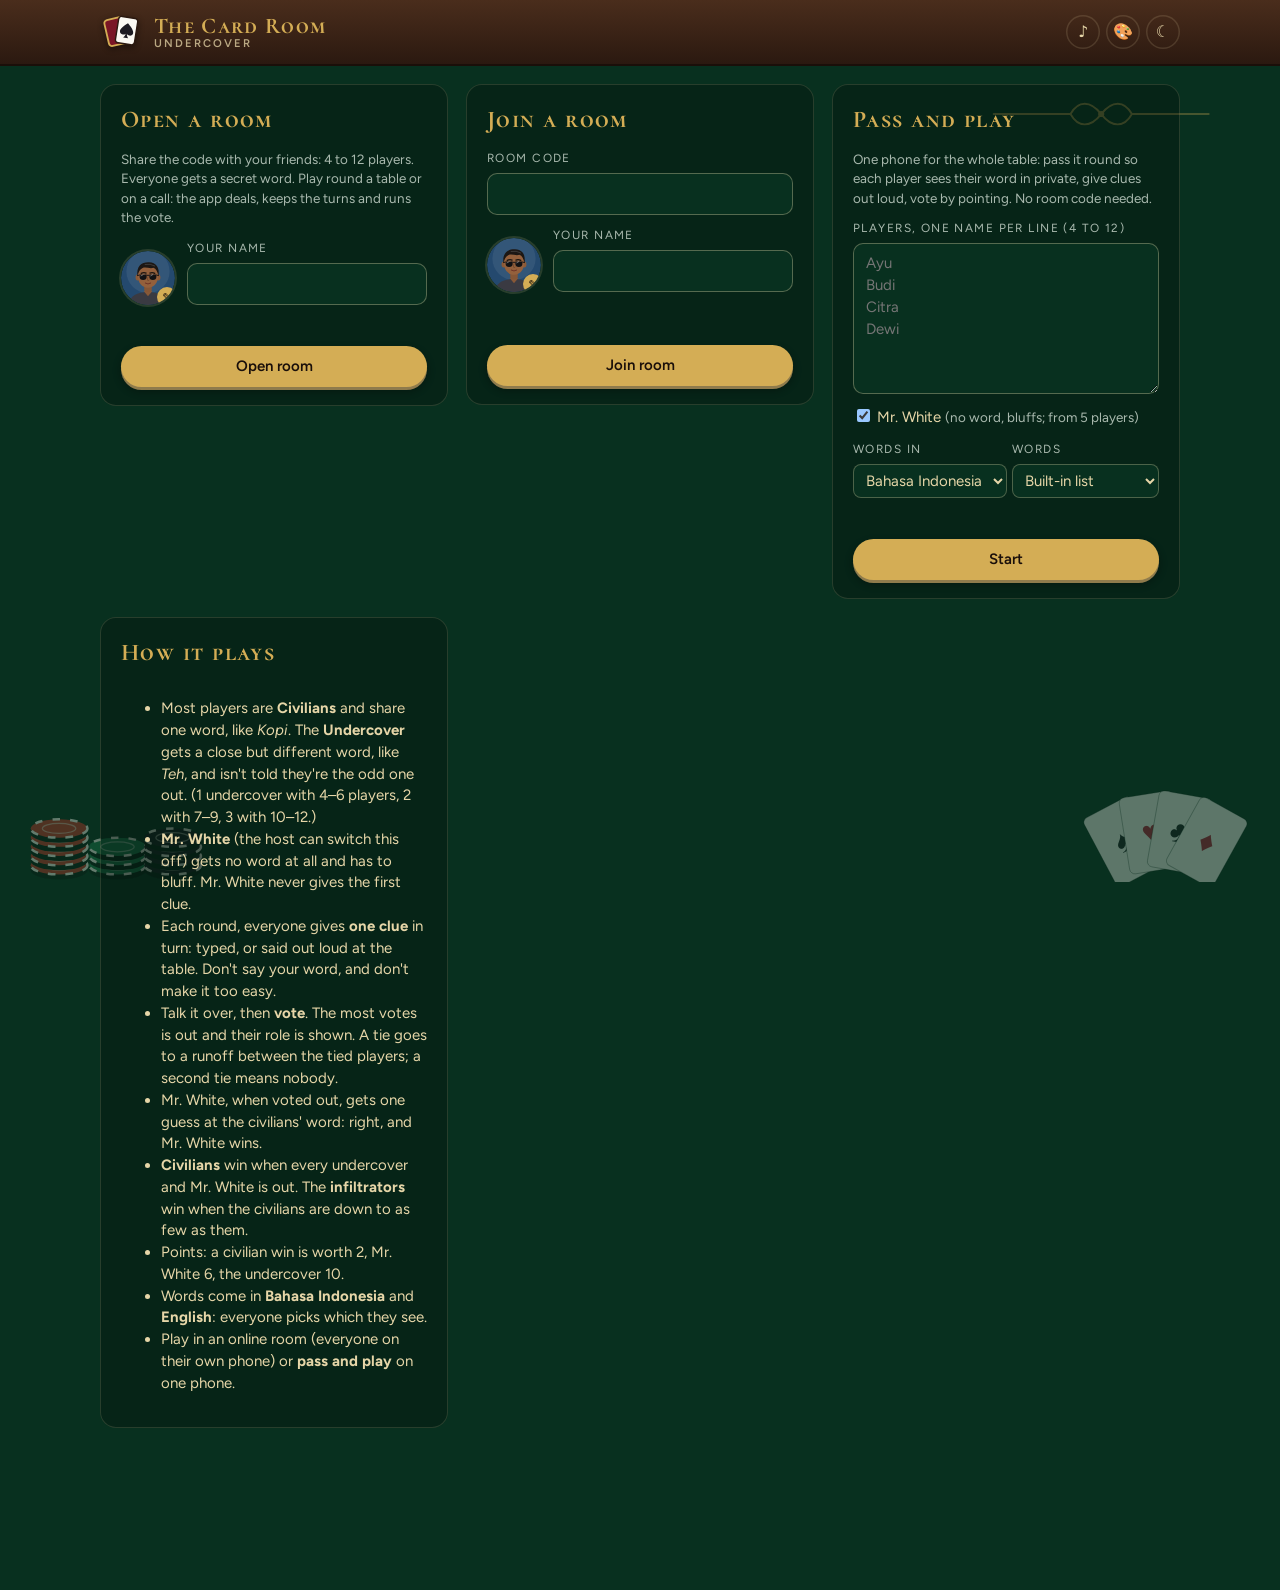
<file: undercover/index.html>
<!doctype html>
<html lang="en">
<head>
<meta charset="utf-8">
<meta name="viewport" content="width=device-width, initial-scale=1, viewport-fit=cover">
<title>Undercover</title>
<meta name="description" content="Undercover for 4 to 12 friends: everyone gets a secret word in Indonesian or English, and one of you has a different one. Find the undercover.">
<meta name="theme-color" content="#0f1b22">
<script src="../theme.js"></script>
<link rel="icon" type="image/svg+xml" href="../logo.svg">
<link rel="preconnect" href="https://fonts.googleapis.com">
<link rel="preconnect" href="https://fonts.gstatic.com" crossorigin>
<link rel="stylesheet" href="https://fonts.googleapis.com/css2?family=Cormorant+SC:wght@500;700&family=Cormorant+Garamond:wght@600;700&family=Figtree:wght@400;500;600;700&display=swap">
<link rel="stylesheet" href="../shared.css">
<link rel="stylesheet" href="../poker/poker.css">
<link rel="stylesheet" href="undercover.css">
</head>
<body>
<header class="bar">
  <div class="bar-in">
    <a class="brand-link" href="../boardgames/" title="Board games"><img class="logo" src="../logo.svg" alt="The Card Room, board games" width="44" height="44"><span class="brand-text"><span class="brand">The Card Room</span><h1 class="brand-sub">Undercover</h1></span></a>
    <div class="meters" id="meters" hidden>
      <div class="meter"><small>Game</small><b id="mGame">–</b></div>
      <div class="meter"><small>Round</small><b id="mPhase">–</b></div>
      <div class="meter"><small>Still in</small><b id="mAlive">–</b></div>
      <div class="meter"><small>Room code</small><b id="mCode">–</b></div>
    </div>
  </div>
</header>

<div class="wrap">
<main class="room">

  <section class="screen" id="scrSetup">
    <div class="setup-grid">
      <form class="panel" id="formCreate" novalidate>
        <h2>Open a room</h2>
        <p class="note">Share the code with your friends: 4 to 12 players. Everyone gets a secret word. Play round a table or on a call: the app deals, keeps the turns and runs the vote.</p>
        <div class="who-row"><button type="button" class="look-btn" data-look aria-label="Change your look"></button>
          <div class="field"><label for="crName">Your name</label><input class="text-input" id="crName" maxlength="16" autocomplete="nickname"></div></div>
        <p class="err" id="crErr"></p>
        <button class="primary" type="submit" id="btnCreate">Open room</button>
      </form>
      <form class="panel" id="formJoin" novalidate>
        <h2>Join a room</h2>
        <div class="field"><label for="jnCode">Room code</label><input class="text-input" id="jnCode" maxlength="6" autocapitalize="characters" autocomplete="off" style="text-transform:uppercase;letter-spacing:.2em"></div>
        <div class="who-row"><button type="button" class="look-btn" data-look aria-label="Change your look"></button>
          <div class="field"><label for="jnName">Your name</label><input class="text-input" id="jnName" maxlength="16" autocomplete="nickname"></div></div>
        <p class="note" id="jnRules"></p>
        <p class="err" id="jnErr"></p>
        <button class="primary" type="submit" id="btnJoin">Join room</button>
        <button class="ghost" type="button" id="btnRejoin" hidden>Back to your room</button>
      </form>
      <form class="panel" id="formLocal" novalidate>
        <h2>Pass and play</h2>
        <p class="note">One phone for the whole table: pass it round so each player sees their word in private, give clues out loud, vote by pointing. No room code needed.</p>
        <div class="field"><label for="lcNames">Players, one name per line (4 to 12)</label><textarea class="text-input" id="lcNames" rows="6" placeholder="Ayu&#10;Budi&#10;Citra&#10;Dewi"></textarea></div>
        <label class="check"><input type="checkbox" id="lcWhite" checked> Mr. White <span class="note">(no word, bluffs; from 5 players)</span></label>
        <div class="row2">
          <div class="field"><label for="lcLang">Words in</label><select id="lcLang"><option value="id">Bahasa Indonesia</option><option value="en">English</option></select></div>
          <div class="field"><label for="lcWords">Words</label><select id="lcWords"><option value="builtin">Built-in list</option><option value="mix">Built-in + ours</option><option value="custom">Only ours</option></select></div>
        </div>
        <div class="field" id="lcPairsField" hidden><label for="lcPairs">Our own pairs, one per line</label><textarea class="text-input" id="lcPairs" rows="4" placeholder="Nasi padang / Nasi kapau"></textarea></div>
        <p class="err" id="lcErr"></p>
        <button class="primary" type="submit">Start</button>
      </form>
      <div class="panel rules-panel">
        <h2>How it plays</h2>
        <ul class="rules-list">
          <li>Most players are <b>Civilians</b> and share one word, like <i>Kopi</i>. The <b>Undercover</b> gets a close but different word, like <i>Teh</i>, and isn't told they're the odd one out. (1 undercover with 4–6 players, 2 with 7–9, 3 with 10–12.)</li>
          <li><b>Mr. White</b> (the host can switch this off) gets no word at all and has to bluff. Mr. White never gives the first clue.</li>
          <li>Each round, everyone gives <b>one clue</b> in turn: typed, or said out loud at the table. Don't say your word, and don't make it too easy.</li>
          <li>Talk it over, then <b>vote</b>. The most votes is out and their role is shown. A tie goes to a runoff between the tied players; a second tie means nobody.</li>
          <li>Mr. White, when voted out, gets one guess at the civilians' word: right, and Mr. White wins.</li>
          <li><b>Civilians</b> win when every undercover and Mr. White is out. The <b>infiltrators</b> win when the civilians are down to as few as them.</li>
          <li>Points: a civilian win is worth 2, Mr. White 6, the undercover 10.</li>
          <li>Words come in <b>Bahasa Indonesia</b> and <b>English</b>: everyone picks which they see.</li>
          <li>Play in an online room (everyone on their own phone) or <b>pass and play</b> on one phone.</li>
        </ul>
      </div>
      <div class="panel" id="onlineOff" hidden>
        <h2>Online play isn't switched on yet</h2>
        <p>This copy of the site has no game server configured.</p>
      </div>
    </div>
  </section>

  <section class="screen" id="scrLocal" hidden>
    <div class="ww-stage">
      <div class="phase-banner">
        <div class="phase-icon" id="lIcon"></div>
        <div><h2 id="lTitle"></h2><p id="lText" class="note"></p></div>
      </div>
      <div class="pass-box" id="lPass" hidden></div>
      <div class="ww-players" id="lPlayers"></div>
      <div class="ww-actions" id="lActions"></div>
    </div>
    <div class="lower">
      <div class="panel">
        <h2>Points</h2>
        <div class="players-list" id="lScores"></div>
        <div class="table-tools"><button class="ghost" id="lQuit" type="button">End and change players</button></div>
      </div>
      <div class="panel">
        <h2>What happened</h2>
        <div class="log" id="lLog"></div>
      </div>
    </div>
  </section>

  <section class="screen" id="scrRoom" hidden>
    <div class="ww-stage" id="stage">
      <div class="phase-banner" id="banner">
        <div class="phase-icon" id="phaseIcon"></div>
        <div><h2 id="phaseTitle">Lobby</h2><p id="phaseText" class="note"></p></div>
        <div class="phase-timer"><div id="phaseBar"></div></div>
      </div>
      <div class="ww-main">
        <div class="word-side" id="wordSide" hidden>
          <div class="role-card" id="roleCard" tabindex="0" role="button" aria-label="Your word (tap to show or hide)">
            <div class="rc-inner"><div class="rc-back"><span>Your word</span><small>Tap to look</small></div><div class="rc-front" id="roleFront"></div></div>
          </div>
          <div class="seg lang-seg" id="langSeg" role="group" aria-label="Word language"><button type="button" data-v="id">Indonesia</button><button type="button" data-v="en">English</button></div>
        </div>
        <div class="ww-players" id="players"></div>
      </div>
      <div class="ww-actions" id="actions"></div>
      <form class="clue-form" id="clueForm" hidden autocomplete="off">
        <input class="text-input" id="clueInput" maxlength="40" aria-label="Your clue">
        <button class="primary" type="submit" id="clueBtn">Give clue</button>
        <button class="ghost" type="button" id="spokenBtn">Said it out loud</button>
      </form>
    </div>

    <div class="lower">
      <div class="panel" id="lobbyPanel">
        <h2>The room</h2>
        <div class="players-list" id="lobbyList"></div>
        <div id="settingsBox" class="ww-settings" hidden>
          <label class="check"><input type="checkbox" id="sWhite"> Mr. White <span class="note">(no word, bluffs; from 5 players)</span></label>
          <div class="row2">
            <div class="field"><label for="sLang">Room language</label><select id="sLang"><option value="id">Bahasa Indonesia</option><option value="en">English</option></select></div>
            <div class="field"><label for="sWords">Words</label><select id="sWords"><option value="builtin">Built-in list</option><option value="mix">Built-in + ours</option><option value="custom">Only ours</option></select></div>
          </div>
          <div class="row2">
            <div class="field"><label for="sClue">Time per clue</label><select id="sClue"><option value="20">20 seconds</option><option value="30">30 seconds</option><option value="45">45 seconds</option><option value="60">60 seconds</option></select></div>
            <div class="field"><label for="sTalk">Talking time</label><select id="sTalk"><option value="0">None: vote straight away</option><option value="60">1 minute</option><option value="120">2 minutes</option><option value="180">3 minutes</option></select></div>
          </div>
          <div class="row2">
            <div class="field"><label for="sVote">Voting</label><select id="sVote"><option value="20">20 seconds</option><option value="30">30 seconds</option><option value="45">45 seconds</option><option value="60">60 seconds</option></select></div>
            <div class="field"><label for="btnPairs">Your own pairs</label><button type="button" class="ghost" id="btnPairs">Our own words…</button></div>
          </div>
          <p class="note" id="pairsNote"></p>
        </div>
        <div class="table-tools">
          <button class="ghost" id="btnLook">Change look</button>
          <button class="ghost" id="btnCopyLink">Copy invite link</button>
          <button class="ghost" id="btnHostLink" hidden>Copy host link</button>
          <button class="danger" id="btnClose" hidden>Close room for good</button>
          <button class="danger" id="btnLeave">Leave the room</button>
        </div>
        <h3 class="wins-h">Points</h3>
        <div class="players-list" id="winsList"></div>
      </div>
      <div class="panel">
        <h2>Clues</h2>
        <div class="clue-table" id="clueTable"></div>
        <h3 class="wins-h">What happened</h3>
        <div class="log" id="log"></div>
      </div>
      <div class="panel" id="chatPanel">
        <h2>Chat</h2>
        <div class="chat-tabs" id="chatTabs" role="tablist"></div>
        <div class="chat-log" id="chatLog" aria-live="polite"></div>
        <div class="chat-reacts" id="chatReacts" role="group" aria-label="Reactions"></div>
        <form class="chat-form" id="chatForm" autocomplete="off">
          <input class="text-input" id="chatInput" maxlength="200" placeholder="Say something…" aria-label="Chat message">
          <button class="primary" type="submit">Send</button>
        </form>
      </div>
    </div>
  </section>

</main>
</div>

<div class="reveal" id="reveal" hidden aria-live="assertive"><div class="reveal-in"><div class="reveal-icon" id="revealIcon"></div><h2 id="revealTitle"></h2><p id="revealText"></p></div></div>

<dialog id="pairsDlg" class="look-dlg pairs-dlg" aria-labelledby="pairsTitle">
  <form method="dialog" class="look-in">
    <div class="look-body">
      <h2 id="pairsTitle">Our own words</h2>
      <p class="note">One pair per line, two words with a / between them, in any language. Up to 100 pairs. You'll know these words when they come up, so "Built-in + ours" keeps it fair for you.</p>
      <textarea class="text-input pairs-text" id="pairsText" rows="10" placeholder="Nasi padang / Nasi kapau&#10;Pak RT / Pak RW&#10;Kantor lama / Kantor baru"></textarea>
      <p class="err" id="pairsErr"></p>
    </div>
    <div class="look-foot"><button value="cancel" class="ghost">Cancel</button><button value="save" class="primary" id="pairsSave">Save words</button></div>
  </form>
</dialog>

<dialog id="lookDlg" class="look-dlg" aria-labelledby="lookTitle">
  <form method="dialog" class="look-in">
    <div class="look-head">
      <div class="look-preview" id="lookPreview"></div>
      <div class="look-head-text">
        <h2 id="lookTitle">Your look</h2>
        <p class="note">Start from a character, then change anything you like.</p>
        <button type="button" class="ghost" id="lookRandom">Surprise me</button>
      </div>
    </div>
    <div class="look-body">
      <h3>Characters</h3>
      <div class="look-opts tiles" id="lookPresets"></div>
      <h3>Make it yours</h3>
      <div class="look-fields" id="lookFields"></div>
    </div>
    <div class="look-foot"><button value="cancel" class="ghost">Cancel</button><button value="save" class="primary">Save look</button></div>
  </form>
</dialog>

<script src="../poker/config.js"></script>
<script type="module" src="app.js"></script>
<script type="module" src="local.js"></script>
</body>
</html>
</file>
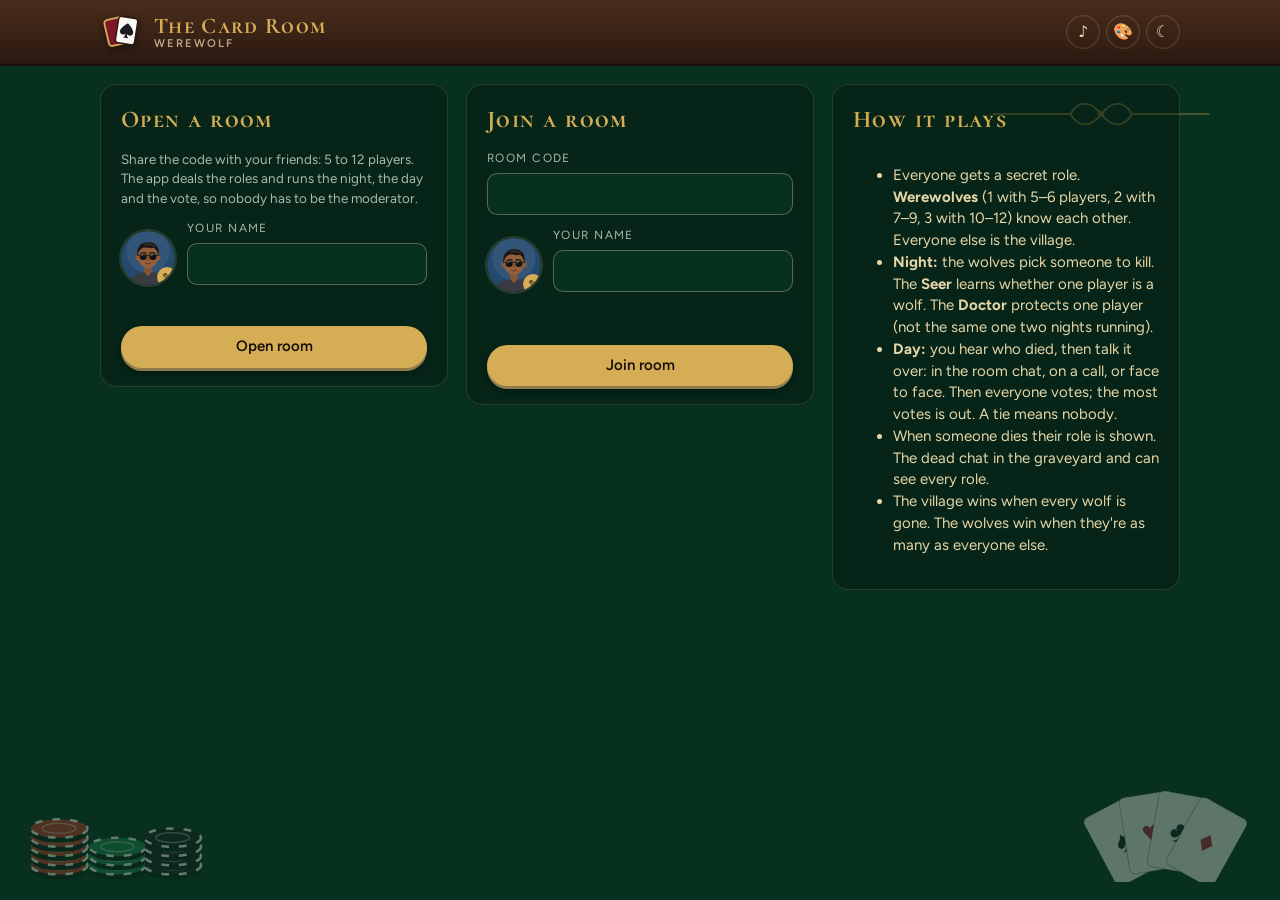
<file: werewolf/index.html>
<!doctype html>
<html lang="en">
<head>
<meta charset="utf-8">
<meta name="viewport" content="width=device-width, initial-scale=1, viewport-fit=cover">
<title>Werewolf</title>
<meta name="description" content="Werewolf for 5 to 12 friends: the app deals secret roles and runs the night, the day and the vote.">
<meta name="theme-color" content="#14111c">
<script src="../theme.js"></script>
<link rel="icon" type="image/svg+xml" href="../logo.svg">
<link rel="preconnect" href="https://fonts.googleapis.com">
<link rel="preconnect" href="https://fonts.gstatic.com" crossorigin>
<link rel="stylesheet" href="https://fonts.googleapis.com/css2?family=Cormorant+SC:wght@500;700&family=Cormorant+Garamond:wght@600;700&family=Figtree:wght@400;500;600;700&display=swap">
<link rel="stylesheet" href="../shared.css">
<link rel="stylesheet" href="../poker/poker.css">
<link rel="stylesheet" href="werewolf.css">
</head>
<body>
<header class="bar">
  <div class="bar-in">
    <a class="brand-link" href="../boardgames/" title="Board games"><img class="logo" src="../logo.svg" alt="The Card Room, board games" width="44" height="44"><span class="brand-text"><span class="brand">The Card Room</span><h1 class="brand-sub">Werewolf</h1></span></a>
    <div class="meters" id="meters" hidden>
      <div class="meter"><small>Game</small><b id="mGame">–</b></div>
      <div class="meter"><small>Phase</small><b id="mPhase">–</b></div>
      <div class="meter"><small>Alive</small><b id="mAlive">–</b></div>
      <div class="meter"><small>Room code</small><b id="mCode">–</b></div>
    </div>
  </div>
</header>

<div class="wrap">
<main class="room">

  <section class="screen" id="scrSetup">
    <div class="setup-grid">
      <form class="panel" id="formCreate" novalidate>
        <h2>Open a room</h2>
        <p class="note">Share the code with your friends: 5 to 12 players. The app deals the roles and runs the night, the day and the vote, so nobody has to be the moderator.</p>
        <div class="who-row"><button type="button" class="look-btn" data-look aria-label="Change your look"></button>
          <div class="field"><label for="crName">Your name</label><input class="text-input" id="crName" maxlength="16" autocomplete="nickname"></div></div>
        <p class="err" id="crErr"></p>
        <button class="primary" type="submit" id="btnCreate">Open room</button>
      </form>
      <form class="panel" id="formJoin" novalidate>
        <h2>Join a room</h2>
        <div class="field"><label for="jnCode">Room code</label><input class="text-input" id="jnCode" maxlength="6" autocapitalize="characters" autocomplete="off" style="text-transform:uppercase;letter-spacing:.2em"></div>
        <div class="who-row"><button type="button" class="look-btn" data-look aria-label="Change your look"></button>
          <div class="field"><label for="jnName">Your name</label><input class="text-input" id="jnName" maxlength="16" autocomplete="nickname"></div></div>
        <p class="note" id="jnRules"></p>
        <p class="err" id="jnErr"></p>
        <button class="primary" type="submit" id="btnJoin">Join room</button>
        <button class="ghost" type="button" id="btnRejoin" hidden>Back to your room</button>
      </form>
      <div class="panel rules-panel">
        <h2>How it plays</h2>
        <ul class="rules-list">
          <li>Everyone gets a secret role. <b>Werewolves</b> (1 with 5–6 players, 2 with 7–9, 3 with 10–12) know each other. Everyone else is the village.</li>
          <li><b>Night:</b> the wolves pick someone to kill. The <b>Seer</b> learns whether one player is a wolf. The <b>Doctor</b> protects one player (not the same one two nights running).</li>
          <li><b>Day:</b> you hear who died, then talk it over: in the room chat, on a call, or face to face. Then everyone votes; the most votes is out. A tie means nobody.</li>
          <li>When someone dies their role is shown. The dead chat in the graveyard and can see every role.</li>
          <li>The village wins when every wolf is gone. The wolves win when they're as many as everyone else.</li>
        </ul>
      </div>
      <div class="panel" id="onlineOff" hidden>
        <h2>Online play isn't switched on yet</h2>
        <p>This copy of the site has no game server configured.</p>
      </div>
    </div>
  </section>

  <section class="screen" id="scrRoom" hidden>
    <div class="ww-stage" id="stage">
      <div class="phase-banner" id="banner">
        <div class="phase-icon" id="phaseIcon"></div>
        <div><h2 id="phaseTitle">Lobby</h2><p id="phaseText" class="note"></p></div>
        <div class="phase-timer"><div id="phaseBar"></div></div>
      </div>
      <div class="ww-main">
        <div class="role-card" id="roleCard" hidden tabindex="0" role="button" aria-label="Your role (tap to show or hide)">
          <div class="rc-inner"><div class="rc-back"><span>Your role</span><small>Tap to look</small></div><div class="rc-front" id="roleFront"></div></div>
        </div>
        <div class="ww-players" id="players"></div>
      </div>
      <div class="ww-actions" id="actions"></div>
    </div>

    <div class="lower">
      <div class="panel" id="lobbyPanel">
        <h2>The room</h2>
        <div class="players-list" id="lobbyList"></div>
        <div id="settingsBox" class="ww-settings" hidden>
          <div class="row2">
            <div class="field"><label for="sNight">Night</label><select id="sNight"><option value="30">30 seconds</option><option value="45">45 seconds</option><option value="60">60 seconds</option></select></div>
            <div class="field"><label for="sDay">Talking time</label><select id="sDay"><option value="60">1 minute</option><option value="120">2 minutes</option><option value="180">3 minutes</option><option value="300">5 minutes</option></select></div>
          </div>
          <div class="row2">
            <div class="field"><label for="sVote">Voting</label><select id="sVote"><option value="30">30 seconds</option><option value="45">45 seconds</option><option value="60">60 seconds</option></select></div>
            <div class="field"><label for="sBots">Bots</label><select id="sBots"><option value="0">People only</option><option value="5">Fill up to 5</option><option value="6">Fill up to 6</option><option value="7">Fill up to 7</option><option value="8">Fill up to 8</option><option value="9">Fill up to 9</option><option value="10">Fill up to 10</option></select></div>
          </div>
          <p class="note">Bots never talk: they act at night and vote on hunches, so a small group can still play.</p>
        </div>
        <div class="table-tools">
          <button class="ghost" id="btnLook">Change look</button>
          <button class="ghost" id="btnCopyLink">Copy invite link</button>
          <button class="ghost" id="btnHostLink" hidden>Copy host link</button>
          <button class="danger" id="btnClose" hidden>Close room for good</button>
          <button class="danger" id="btnLeave">Leave the room</button>
        </div>
        <h3 class="wins-h">Wins</h3>
        <div class="players-list" id="winsList"></div>
      </div>
      <div class="panel">
        <h2>What happened</h2>
        <div class="log" id="log"></div>
      </div>
      <div class="panel" id="chatPanel">
        <h2>Chat</h2>
        <div class="chat-tabs" id="chatTabs" role="tablist"></div>
        <div class="chat-log" id="chatLog" aria-live="polite"></div>
        <div class="chat-reacts" id="chatReacts" role="group" aria-label="Reactions"></div>
        <form class="chat-form" id="chatForm" autocomplete="off">
          <input class="text-input" id="chatInput" maxlength="200" placeholder="Say something…" aria-label="Chat message">
          <button class="primary" type="submit">Send</button>
        </form>
      </div>
    </div>
  </section>

</main>
</div>

<div class="reveal" id="reveal" hidden aria-live="assertive"><div class="reveal-in"><div class="reveal-icon" id="revealIcon"></div><h2 id="revealTitle"></h2><p id="revealText"></p></div></div>

<dialog id="lookDlg" class="look-dlg" aria-labelledby="lookTitle">
  <form method="dialog" class="look-in">
    <div class="look-head">
      <div class="look-preview" id="lookPreview"></div>
      <div class="look-head-text">
        <h2 id="lookTitle">Your look</h2>
        <p class="note">Start from a character, then change anything you like.</p>
        <button type="button" class="ghost" id="lookRandom">Surprise me</button>
      </div>
    </div>
    <div class="look-body">
      <h3>Characters</h3>
      <div class="look-opts tiles" id="lookPresets"></div>
      <h3>Make it yours</h3>
      <div class="look-fields" id="lookFields"></div>
    </div>
    <div class="look-foot"><button value="cancel" class="ghost">Cancel</button><button value="save" class="primary">Save look</button></div>
  </form>
</dialog>

<script src="../poker/config.js"></script>
<script type="module" src="app.js"></script>
</body>
</html>
</file>
<file: shared.css>
/* Shared look for the menu and the poker room: the same wooden rail and green felt as the blackjack table.
   Single deliberate dark look. */
* { box-sizing: border-box; }
html { padding-top: env(safe-area-inset-top, 0px); padding-bottom: env(safe-area-inset-bottom, 0px); }
body { margin: 0; }
[hidden] { display: none !important; }
:root {
  --felt: #0e4a37;
  --felt-deep: #08301f;
  --felt-hi: #156048;
  --rail: #2b1910;
  --rail-hi: #4a2d1c;
  --print: #e6d6a8;
  --gold: #d4ad55;
  --card: #fbf9f3;
  --card-ink: #1d1b22;
  --card-red: #b3223a;
  --card-back: #7a1626;
  --win: #7fd69c;
  --lose: #f08a7e;
  --push: #c9c2ae;
  --btn: #f1e6c6;
  --btn-ink: #22160e;
  --muted: #a9b9ae;
  --line: rgba(230, 214, 168, .15);
  --chip-1: #f4f1ea; --chip-5: #c0392b; --chip-25: #1e7d4f; --chip-100: #1d1d22; --chip-500: #6a3d9a; --chip-1k: #d9a520;
  --font-display: "Cormorant SC", "Cormorant Garamond", Georgia, serif;
  --font-rank: "Cormorant Garamond", Georgia, "Times New Roman", serif;
  --font-body: "Figtree", system-ui, -apple-system, "Segoe UI", sans-serif;
  color-scheme: dark;
}
html, body { min-height: 100%; }
body { background: var(--felt-deep); color: var(--print); font-family: var(--font-body); font-size: 15px; line-height: 1.45; }
body::before { content: ""; position: fixed; inset: 0 0 auto; height: env(safe-area-inset-top, 0px); z-index: 10; background: var(--rail); }

.bar {
  position: sticky; top: env(safe-area-inset-top, 0px); z-index: 5;
  background: linear-gradient(var(--rail-hi), var(--rail));
  border-bottom: 2px solid #1a0f09;
  padding-block: 10px;
  padding-left: max(16px, env(safe-area-inset-left, 0px));
  padding-right: max(16px, env(safe-area-inset-right, 0px));
}
.bar-in { max-width: 1080px; margin: 0 auto; display: flex; flex-wrap: wrap; align-items: center; justify-content: space-between; gap: 8px 20px; }
.brand-wrap { display: grid; gap: 2px; min-width: 0; }
.brand { font-family: var(--font-display); font-weight: 700; font-size: 1.45rem; letter-spacing: .06em; color: var(--gold); margin: 0; }
.back { color: var(--muted); font-size: .78rem; text-decoration: none; letter-spacing: .04em; }
.back:hover, .back:focus-visible { color: var(--gold); }
.meters { display: flex; flex-wrap: wrap; gap: 8px 18px; align-items: center; font-variant-numeric: tabular-nums; }
.meter { display: grid; gap: 2px; }
.meter small { font-size: .68rem; text-transform: uppercase; letter-spacing: .12em; color: var(--muted); }
.meter b { font-size: 1.05rem; font-weight: 600; }

.wrap {
  padding-block: 18px 40px;
  padding-left: max(16px, env(safe-area-inset-left, 0px));
  padding-right: max(16px, env(safe-area-inset-right, 0px));
}

button {
  font: inherit; font-weight: 600; cursor: pointer;
  border: 0; border-radius: 999px; padding: 10px 20px; min-width: 92px;
  background: var(--btn); color: var(--btn-ink);
  box-shadow: 0 3px 0 #8f7b4c, 0 4px 10px rgba(0,0,0,.35);
  transition: transform .08s, box-shadow .08s, opacity .15s;
}
button:hover:not(:disabled) { filter: brightness(1.05); }
button:active:not(:disabled) { transform: translateY(2px); box-shadow: 0 1px 0 #8f7b4c; }
button:disabled { opacity: .35; cursor: not-allowed; }
button:focus-visible, select:focus-visible, input:focus-visible, a:focus-visible { outline: 3px solid var(--gold); outline-offset: 2px; }
button.primary { background: var(--gold); }
button.ghost { background: transparent; color: var(--print); box-shadow: inset 0 0 0 1.5px rgba(230,214,168,.5); }
button.danger { background: transparent; color: var(--lose); box-shadow: inset 0 0 0 1.5px var(--lose); }
kbd { font-family: var(--font-body); font-size: .68em; opacity: .55; margin-left: 6px; }

.money-input { display: inline-flex; align-items: center; gap: 4px; background: var(--felt-deep); border: 1.5px solid rgba(230,214,168,.35); border-radius: 999px; padding: 4px 14px; }
.money-input span { color: var(--gold); font-weight: 700; }
.money-input input { width: 8ch; background: transparent; border: 0; color: var(--print); font: inherit; font-size: 1.05rem; font-weight: 600; font-variant-numeric: tabular-nums; padding: 6px 0; -moz-appearance: textfield; }
.money-input input::-webkit-outer-spin-button, .money-input input::-webkit-inner-spin-button { -webkit-appearance: none; margin: 0; }
.money-input input:focus { outline: none; }
.money-input:focus-within { outline: 3px solid var(--gold); outline-offset: 2px; }
.text-input { background: var(--felt-deep); color: var(--print); border: 1.5px solid rgba(230,214,168,.35); border-radius: 10px; padding: 9px 12px; font: inherit; width: 100%; }
select { font: inherit; background: var(--felt-deep); color: var(--print); border: 1px solid rgba(230,214,168,.3); border-radius: 8px; padding: 6px 8px; }

.card {
  --cw: 56px;
  width: var(--cw); height: calc(var(--cw) * 1.4);
  border-radius: calc(var(--cw) * .09);
  background: var(--card); color: var(--card-ink);
  box-shadow: 0 2px 6px rgba(0,0,0,.4), 0 0 0 1px rgba(0,0,0,.15);
  position: relative; flex: none;
  font-family: var(--font-rank); font-weight: 700;
}
.card.red { color: var(--card-red); }
.card .corner { position: absolute; top: 5%; left: 8%; display: grid; justify-items: center; line-height: .9; font-size: calc(var(--cw) * .3); }
.card .corner span { font-size: .8em; }
.card .pip { position: absolute; right: 9%; bottom: 6%; font-size: calc(var(--cw) * .42); line-height: 1; }
.card.back {
  background:
    repeating-linear-gradient(45deg, rgba(255,255,255,.14) 0 3px, transparent 3px 8px),
    repeating-linear-gradient(-45deg, rgba(255,255,255,.14) 0 3px, transparent 3px 8px),
    var(--card-back);
  border: calc(var(--cw) * .06) solid var(--card);
}
.card.slot { background: rgba(0,0,0,.18); box-shadow: inset 0 0 0 1.5px rgba(230,214,168,.18); }
.card.deal { animation: deal .28s ease-out both; }
.card.win { box-shadow: 0 0 0 3px var(--gold), 0 2px 10px rgba(0,0,0,.4); }
.card.dim { filter: brightness(.55); }
@keyframes deal { from { transform: translateY(-24px) rotate(-6deg); opacity: 0; } to { transform: none; opacity: 1; } }
@media (prefers-reduced-motion: reduce) { .card.deal { animation: none; } * { transition: none !important; } }

/* ---------- logo ---------- */
.brand-link { display: inline-flex; align-items: center; gap: 10px; text-decoration: none; min-width: 0; border-radius: 10px; }
.brand-link .logo { width: 44px; height: 44px; flex: none; filter: drop-shadow(0 2px 3px rgba(0,0,0,.45)); transition: transform .2s; }
a.brand-link:hover .logo { transform: rotate(-6deg) scale(1.04); }
.brand-text { display: grid; line-height: 1.05; min-width: 0; }
.brand-text .brand { font-size: 1.4rem; white-space: nowrap; }
.brand-sub { margin: 0; font-family: var(--font-body); font-size: .7rem; font-weight: 600; letter-spacing: .18em; text-transform: uppercase; color: var(--print); opacity: .75; white-space: nowrap; }
.tagline { font-size: .72rem; letter-spacing: .14em; text-transform: uppercase; color: var(--muted); }
@media (max-width: 520px) {
  .brand-link .logo { width: 36px; height: 36px; }
  .brand-text .brand { font-size: 1.15rem; }
  .brand-sub { font-size: .62rem; }
}
</file>
<file: blackjack/styles.css>
* { box-sizing: border-box; }
html { padding-top: env(safe-area-inset-top, 0px); padding-bottom: env(safe-area-inset-bottom, 0px); }
body { margin: 0; }
[hidden] { display: none !important; }
/* Layout: one casino table — wooden rail header, green felt with the house rules printed in gold, dealer on top, player hands below, controls on the rail. Single deliberate dark look. */
:root {
  --felt: #0e4a37;
  --felt-deep: #08301f;
  --rail: #2b1910;
  --rail-hi: #4a2d1c;
  --print: #e6d6a8;
  --gold: #d4ad55;
  --card: #fbf9f3;
  --card-ink: #1d1b22;
  --card-red: #b3223a;
  --card-back: #7a1626;
  --win: #7fd69c;
  --lose: #f08a7e;
  --push: #c9c2ae;
  --btn: #f1e6c6;
  --btn-ink: #22160e;
  --muted: #a9b9ae;
  --font-display: "Cormorant SC", "Cormorant Garamond", Georgia, serif;
  --font-rank: "Cormorant Garamond", Georgia, "Times New Roman", serif;
  --font-body: "Figtree", system-ui, -apple-system, "Segoe UI", sans-serif;
  /* cards grow with the screen but also shrink on short screens, so a whole round fits without scrolling */
  --cw: clamp(50px, min(19vw, 9.5vh), 92px);
  --cw: clamp(50px, min(19vw, 9.5dvh), 92px);
  color-scheme: dark;
}
html, body { min-height: 100%; }
body {
  background: var(--felt-deep);
  color: var(--print);
  font-family: var(--font-body);
  font-size: 15px;
  line-height: 1.45;
}
body::before { content: ""; position: fixed; inset: 0 0 auto; height: env(safe-area-inset-top, 0px); z-index: 10; background: var(--rail); }

.bar {
  position: sticky; top: env(safe-area-inset-top, 0px); z-index: 5;
  background: linear-gradient(var(--rail-hi), var(--rail));
  border-bottom: 2px solid #1a0f09;
  padding-block: 10px;
  padding-left: max(16px, env(safe-area-inset-left, 0px));
  padding-right: max(16px, env(safe-area-inset-right, 0px));
}
.bar-in { max-width: 980px; margin: 0 auto; display: flex; flex-wrap: wrap; align-items: center; justify-content: space-between; gap: 8px 20px; }
.brand { font-family: var(--font-display); font-weight: 700; font-size: 1.45rem; letter-spacing: .06em; color: var(--gold); margin: 0; }
.meters { display: flex; gap: 18px; align-items: center; font-variant-numeric: tabular-nums; }
.meter { display: grid; gap: 2px; }
.meter small { font-size: .68rem; text-transform: uppercase; letter-spacing: .12em; color: var(--muted); }
.meter b { font-size: 1.05rem; font-weight: 600; }
.shoe-track { width: 92px; height: 6px; border-radius: 3px; background: rgba(255,255,255,.12); overflow: hidden; position: relative; }
.shoe-fill { height: 100%; background: var(--gold); transition: width .3s; }
.shoe-cut { position: absolute; top: -2px; bottom: -2px; width: 2px; background: #e74c3c; }

.wrap {
  padding-block: 18px 40px;
  padding-left: max(16px, env(safe-area-inset-left, 0px));
  padding-right: max(16px, env(safe-area-inset-right, 0px));
}
.table {
  max-width: 980px; margin: 0 auto;
  background: radial-gradient(ellipse at 50% 30%, var(--felt-hi, #156048) 0%, var(--felt) 45%, var(--felt-deep) 100%);
  border: 10px solid var(--rail);
  border-radius: 28px 28px 200px 200px / 28px 28px 90px 90px;
  box-shadow: inset 0 0 60px rgba(0,0,0,.45), 0 0 0 2px var(--rail-hi);
  padding: 14px 14px 24px;
  display: grid; gap: 8px; justify-items: center;
}
.zone-label { font-size: .74rem; font-weight: 600; text-transform: uppercase; letter-spacing: .16em; color: var(--print); display: flex; gap: 10px; align-items: center; }
.zone-label .total { color: #1d1b22; background: var(--card); font-weight: 800; font-size: 1.3rem; line-height: 1; letter-spacing: 0; text-transform: none; font-variant-numeric: tabular-nums; padding: 4px 11px; border-radius: 999px; box-shadow: 0 2px 6px rgba(0,0,0,.4); }
.zone-label .total:empty { display: none; }

.cards { display: flex; min-height: calc(var(--cw) * 1.4); padding-right: calc(var(--cw) * .1); }
.card {
  width: var(--cw); height: calc(var(--cw) * 1.4);
  border-radius: calc(var(--cw) * .09);
  background: var(--card); color: var(--card-ink);
  box-shadow: 0 2px 6px rgba(0,0,0,.4), 0 0 0 1px rgba(0,0,0,.15);
  position: relative; flex: none;
  font-family: var(--font-rank); font-weight: 700;
  animation: deal .28s ease-out both;
}
.card + .card { margin-left: calc(var(--cw) * -.3); }
.card.red { color: var(--card-red); }
.card .corner { position: absolute; display: grid; justify-items: center; line-height: .88; font-size: calc(var(--cw) * .38); font-weight: 700; }
.card .corner span { font-size: .8em; }
.card .tl { top: 5%; left: 7%; }
.card .br { bottom: 5%; right: 7%; transform: rotate(180deg); }
.card .pip { position: absolute; inset: 0; display: grid; place-items: center; font-size: calc(var(--cw) * .5); padding-top: 12%; }
.card.face .pip { font-family: var(--font-display); font-size: calc(var(--cw) * .46); }
.card.back {
  background:
    repeating-linear-gradient(45deg, rgba(255,255,255,.14) 0 3px, transparent 3px 8px),
    repeating-linear-gradient(-45deg, rgba(255,255,255,.14) 0 3px, transparent 3px 8px),
    var(--card-back);
  border: calc(var(--cw) * .06) solid var(--card);
}
@keyframes deal { from { transform: translateY(-30px) rotate(-6deg); opacity: 0; } to { transform: none; opacity: 1; } }

.felt-print { width: min(560px, 100%, 36vh); width: min(560px, 100%, 36dvh); height: auto; margin: 0; }
.felt-print text { fill: var(--gold); font-family: var(--font-display); font-weight: 700; letter-spacing: .14em; }
.felt-print .sub { fill: var(--print); font-weight: 500; opacity: .8; letter-spacing: .2em; }

.hands { display: flex; flex-wrap: wrap; justify-content: center; gap: 14px 22px; width: 100%; }
.hand { display: grid; justify-items: center; gap: 4px; padding: 6px 10px 6px; border-radius: 14px; border: 1.5px dashed transparent; transition: border-color .2s, background .2s; }
.hand.active { border-color: var(--gold); background: rgba(212,173,85,.08); }
.badge { font-size: .72rem; font-weight: 700; letter-spacing: .1em; text-transform: uppercase; padding: 3px 9px; border-radius: 99px; background: rgba(0,0,0,.35); }
.badge.win { color: var(--win); } .badge.lose { color: var(--lose); } .badge.push { color: var(--push); } .badge.info { color: var(--gold); }

.msg { min-height: 1.6em; font-size: 1rem; font-weight: 500; text-align: center; color: var(--print); text-wrap: balance; }
.hint { font-size: .85rem; color: var(--muted); text-align: center; }
.hint.on { min-height: 1.3em; }
.hand-foot { display: flex; gap: 8px; align-items: center; justify-content: center; min-height: 1.5em; flex-wrap: wrap; }
.hint b { color: var(--gold); }

.actions { display: flex; flex-wrap: wrap; justify-content: center; gap: 10px; margin-top: 4px; }
button {
  font: inherit; font-weight: 600; cursor: pointer;
  border: 0; border-radius: 999px; padding: 10px 20px; min-width: 92px;
  background: var(--btn); color: var(--btn-ink);
  box-shadow: 0 3px 0 #8f7b4c, 0 4px 10px rgba(0,0,0,.35);
  transition: transform .08s, box-shadow .08s, opacity .15s;
}
button:hover:not(:disabled) { filter: brightness(1.05); }
button:active:not(:disabled) { transform: translateY(2px); box-shadow: 0 1px 0 #8f7b4c; }
button:disabled { opacity: .35; cursor: not-allowed; }
button:focus-visible, select:focus-visible, input:focus-visible { outline: 3px solid var(--gold); outline-offset: 2px; }
button.primary { background: var(--gold); padding-inline: 30px; }
button.ghost { background: transparent; color: var(--print); box-shadow: inset 0 0 0 1.5px rgba(230,214,168,.5); }
kbd { font-family: var(--font-body); font-size: .68em; opacity: .55; margin-left: 6px; }

.panel { max-width: 980px; margin: 22px auto 0; display: grid; grid-template-columns: repeat(auto-fit, minmax(260px, 1fr)); gap: 16px; }
.box { background: rgba(0,0,0,.25); border: 1px solid rgba(230,214,168,.15); border-radius: 14px; padding: 16px 18px; min-width: 0; }
.box h2 { font-family: var(--font-display); color: var(--gold); font-size: 1.2rem; letter-spacing: .08em; margin: 0 0 10px; font-weight: 700; }
.row { display: flex; justify-content: space-between; align-items: center; gap: 12px; padding: 6px 0; border-bottom: 1px solid rgba(230,214,168,.08); }
.row:last-child { border-bottom: 0; }
.row label { flex: 1; }
select { font: inherit; background: var(--felt-deep); color: var(--print); border: 1px solid rgba(230,214,168,.3); border-radius: 8px; padding: 4px 8px; }
input[type=checkbox] { width: 18px; height: 18px; accent-color: var(--gold); }
.stats { display: grid; grid-template-columns: repeat(3, 1fr); gap: 10px; font-variant-numeric: tabular-nums; }
.stat { display: grid; gap: 1px; }
.stat small { font-size: .68rem; text-transform: uppercase; letter-spacing: .12em; color: var(--muted); }
.stat b { font-size: 1.25rem; font-weight: 600; }
.note { color: var(--muted); font-size: .82rem; margin: 10px 0 0; }
.rules-list { margin: 0; padding-left: 18px; color: var(--print); font-size: .88rem; display: grid; gap: 4px; }
.reset { margin-top: 12px; font-size: .82rem; padding: 6px 14px; min-width: 0; }

@media (max-width: 520px) {
  .table { border-width: 7px; border-radius: 20px 20px 90px 90px / 20px 20px 50px 50px; padding: 14px 6px 28px; }
  button { padding: 10px 14px; min-width: 76px; }
  .meters { gap: 12px; }
  kbd { display: none; }
}
@media (prefers-reduced-motion: reduce) { .card { animation: none; } * { transition: none !important; } }

/* ---------- money: buy-in, bet spot, chips ---------- */
:root {
  --chip-1: #f4f1ea; --chip-1-ink: #2a2a2a;
  --chip-5: #c0392b; --chip-25: #1e7d4f; --chip-100: #1d1d22;
  --chip-500: #6a3d9a; --chip-1k: #d9a520; --chip-1k-ink: #2b1d05;
  --chip-ink: #fbf9f3;
}
.setup { display: grid; gap: 12px; justify-items: center; text-align: center; padding: 18px 8px 8px; max-width: 420px; }
.setup h2 { font-family: var(--font-display); color: var(--gold); font-size: 1.8rem; letter-spacing: .08em; margin: 0; text-wrap: balance; }
.setup p { margin: 0; color: var(--print); }
.buyin-row { display: flex; flex-wrap: wrap; gap: 10px; justify-content: center; }
.quick { display: flex; flex-wrap: wrap; gap: 8px; justify-content: center; }
.quick button { min-width: 0; padding: 6px 14px; font-size: .88rem; }
.setup-err { color: var(--lose); min-height: 1.2em; font-size: .88rem; }

.money-input { display: inline-flex; align-items: center; gap: 4px; background: var(--felt-deep); border: 1.5px solid rgba(230,214,168,.35); border-radius: 999px; padding: 4px 14px; }
.money-input span { color: var(--gold); font-weight: 700; }
.money-input input { width: 9ch; background: transparent; border: 0; color: var(--print); font: inherit; font-size: 1.1rem; font-weight: 600; font-variant-numeric: tabular-nums; padding: 6px 0; -moz-appearance: textfield; }
.money-input input::-webkit-outer-spin-button, .money-input input::-webkit-inner-spin-button { -webkit-appearance: none; margin: 0; }
.money-input input:focus { outline: none; }
.money-input:focus-within { outline: 3px solid var(--gold); outline-offset: 2px; }
.money-input.small { padding: 2px 12px; }
.money-input.small input { width: 7ch; font-size: 1rem; padding: 6px 0; }

/* bet spot on the left, chips and bet tools on the right: one short row instead of a tall stack */
.betting { display: grid; grid-template-columns: auto auto; grid-template-rows: auto auto; gap: 10px 22px; align-items: center; justify-content: center; justify-items: center; width: 100%; }
.betting .bet-spot { grid-row: 1 / span 2; }
.bet-spot { width: 112px; height: 112px; border-radius: 50%; border: 2px solid var(--gold); display: grid; place-content: center; text-align: center; background: rgba(0,0,0,.18); font-variant-numeric: tabular-nums; }
.bet-spot small { font-size: .66rem; letter-spacing: .14em; text-transform: uppercase; color: var(--muted); }
.bet-spot b { font-size: 1.2rem; color: var(--print); overflow-wrap: anywhere; padding: 0 8px; }
.chips { display: flex; flex-wrap: wrap; justify-content: center; gap: 8px; }
.chip {
  --c: var(--chip-5); --ink: var(--chip-ink);
  width: 54px; height: 54px; min-width: 0; padding: 0; border-radius: 50%;
  background: radial-gradient(circle, var(--c) 0 52%, transparent 53%), repeating-conic-gradient(var(--c) 0 30deg, var(--chip-ink) 30deg 45deg);
  color: var(--ink); font-weight: 700; font-size: .95rem; font-variant-numeric: tabular-nums;
  box-shadow: 0 3px 0 rgba(0,0,0,.45), inset 0 0 0 3px rgba(0,0,0,.15);
}
.chip.c1 { --c: var(--chip-1); --ink: var(--chip-1-ink); background: radial-gradient(circle, var(--chip-1) 0 52%, transparent 53%), repeating-conic-gradient(var(--chip-1) 0 30deg, #3a6ea5 30deg 45deg); }
.chip.c25 { --c: var(--chip-25); } .chip.c100 { --c: var(--chip-100); } .chip.c500 { --c: var(--chip-500); }
.chip.c1k { --c: var(--chip-1k); --ink: var(--chip-1k-ink); background: radial-gradient(circle, var(--chip-1k) 0 52%, transparent 53%), repeating-conic-gradient(var(--chip-1k) 0 30deg, var(--chip-100) 30deg 45deg); }
.chip:active:not(:disabled) { box-shadow: 0 1px 0 rgba(0,0,0,.45); }
.bet-tools { display: flex; flex-wrap: wrap; gap: 8px; justify-content: center; align-items: center; }
.bet-tools button { min-width: 0; padding: 8px 16px; }
.hand .stake { font-size: .78rem; font-weight: 700; color: var(--gold); font-variant-numeric: tabular-nums; }
.reset.armed { box-shadow: inset 0 0 0 1.5px var(--lose); color: var(--lose); }
@media (max-width: 520px) {
  .chip { width: 46px; height: 46px; font-size: .85rem; }
  .bet-spot { width: 96px; height: 96px; }
}

.brand-wrap { display: grid; gap: 2px; }
.back { color: var(--muted); font-size: .78rem; text-decoration: none; letter-spacing: .04em; }
.back:hover, .back:focus-visible { color: var(--gold); }

/* ---------- logo ---------- */
.brand-link { display: inline-flex; align-items: center; gap: 10px; text-decoration: none; min-width: 0; border-radius: 10px; }
.brand-link .logo { width: 44px; height: 44px; flex: none; filter: drop-shadow(0 2px 3px rgba(0,0,0,.45)); transition: transform .2s; }
a.brand-link:hover .logo { transform: rotate(-6deg) scale(1.04); }
.brand-text { display: grid; line-height: 1.05; min-width: 0; }
.brand-text .brand { font-size: 1.4rem; white-space: nowrap; }
.brand-sub { margin: 0; font-family: var(--font-body); font-size: .7rem; font-weight: 600; letter-spacing: .18em; text-transform: uppercase; color: var(--print); opacity: .75; white-space: nowrap; }
.tagline { font-size: .72rem; letter-spacing: .14em; text-transform: uppercase; color: var(--muted); }
@media (max-width: 520px) {
  .brand-link .logo { width: 36px; height: 36px; }
  .brand-text .brand { font-size: 1.15rem; }
  .brand-sub { font-size: .62rem; }
}

/* ---------- phones ---------- */
@media (max-width: 520px) {
  .wrap { padding-top: 8px; }
  .bar { padding-block: 6px; }
  .bar-in { flex-wrap: nowrap; gap: 10px; }
  .brand-text { display: none; }                 /* the logo alone still leads home */
  .meters { gap: 10px; flex: 1; justify-content: space-between; min-width: 0; }
  .meter small { font-size: .56rem; letter-spacing: .08em; }
  .meter b { font-size: .86rem; }
  .shoe-track { width: 54px; }
  .table { padding: 10px 6px 18px; gap: 6px; border-radius: 20px 20px 70px 70px / 20px 20px 40px 40px; }
  .msg { font-size: .92rem; }
  .betting { grid-template-columns: 1fr; gap: 8px; }
  .betting .bet-spot { display: none; }          /* the amount box below shows the bet */
  .chips { flex-wrap: nowrap; gap: 6px; }
  .chip { width: 44px; height: 44px; font-size: .8rem; }
  /* big tap targets: up to three a row (Hit Stand Double / Split Surrender) */
  .actions { gap: 8px; width: 100%; justify-content: center; }
  .actions button { flex: 1 1 28%; min-width: 0; max-width: 260px; padding: 12px 6px; font-size: .9rem; }
  .actions button.primary { padding-inline: 10px; }
}

/* wider screens: a touch less height per card and arc so a full round still fits short laptop windows */
@media (min-width: 521px) {
  :root { --cw: clamp(50px, min(19vw, 8.6vh), 92px); --cw: clamp(50px, min(19vw, 8.6dvh), 92px); }
  .felt-print { width: min(560px, 100%, 30vh); width: min(560px, 100%, 30dvh); }
  .zone-label .total { font-size: 1.15rem; padding: 3px 10px; }
}
</file>
<file: poker/poker.css>
/* Poker room: an oval felt table with seats around it, the board in the middle, and the action rail below. */
.room { max-width: 1080px; margin: 0 auto; display: grid; gap: 14px; }
.screen { display: grid; gap: 16px; }

/* ---------- setup screens ---------- */
.setup-grid { display: grid; grid-template-columns: repeat(auto-fit, minmax(300px, 1fr)); gap: 18px; align-items: start; }
.panel {
  background: rgba(0,0,0,.25); border: 1px solid var(--line); border-radius: 16px; padding: 18px 20px; min-width: 0;
  display: grid; gap: 12px;
}
.panel h2 { font-family: var(--font-display); color: var(--gold); font-size: 1.5rem; letter-spacing: .06em; margin: 0; }
.panel p { margin: 0; }
.field { display: grid; gap: 6px; }
.field > label, .field > .label { font-size: .74rem; text-transform: uppercase; letter-spacing: .12em; color: var(--muted); }
.row2 { display: grid; grid-template-columns: 1fr 1fr; gap: 12px; }
.row2 > * { min-width: 0; }
.note { color: var(--muted); font-size: .84rem; margin: 0; }
.err { color: var(--lose); font-size: .88rem; min-height: 1.2em; margin: 0; }
.seg { display: flex; flex-wrap: wrap; gap: 6px; }
.seg button { min-width: 0; padding: 7px 14px; font-size: .88rem; }
.pre-row { justify-content: center; }
.pre-row .pre-label { font-size: .7rem; letter-spacing: .12em; text-transform: uppercase; color: var(--muted); width: 100%; text-align: center; }
.pre-row button { min-width: 0; padding-inline: 14px; }
.pre-row button[aria-pressed="true"] { background: var(--gold); color: var(--btn-ink); box-shadow: 0 3px 0 #8f7b4c; }
.seg button[aria-pressed="true"] { background: var(--gold); color: var(--btn-ink); box-shadow: 0 3px 0 #8f7b4c; }
.tabs { display: flex; gap: 8px; flex-wrap: wrap; }
.tabs a { color: var(--print); text-decoration: none; padding: 8px 16px; border-radius: 999px; box-shadow: inset 0 0 0 1.5px var(--line); font-weight: 600; }
.tabs a[aria-current="page"] { background: var(--gold); color: var(--btn-ink); box-shadow: none; }
.code-box { display: flex; flex-wrap: wrap; gap: 10px; align-items: center; }
.code { font-family: var(--font-display); font-size: 2rem; letter-spacing: .25em; color: var(--gold); font-weight: 700; user-select: all; }

/* ---------- the table ---------- */
.felt {
  position: relative; width: 100%; aspect-ratio: 16 / 9; max-height: 64vh; margin: 0 auto;
  background: radial-gradient(ellipse at 50% 40%, var(--felt-hi) 0%, var(--felt) 50%, var(--felt-deep) 100%);
  border: 12px solid var(--rail); border-radius: 50% / 50%;
  box-shadow: inset 0 0 70px rgba(0,0,0,.5), 0 0 0 2px var(--rail-hi), 0 18px 40px rgba(0,0,0,.4);
}
.center { position: absolute; left: 50%; top: 47%; transform: translate(-50%, -50%); display: grid; gap: 8px; justify-items: center; width: min(80%, 470px); }
.pot { font-variant-numeric: tabular-nums; font-weight: 700; background: rgba(0,0,0,.35); padding: 3px 12px; border-radius: 999px; font-size: .9rem; min-height: 1.6em; }
.pot:empty { visibility: hidden; }
.board { display: flex; gap: 6px; justify-content: center; }
.board .card { --cw: clamp(46px, 7vw, 78px); }
/* bigger rank and suit on the table so cards read at a glance */
.felt .card .corner, .mine .card .corner { font-size: calc(var(--cw) * .35); top: 4%; left: 7%; }
.felt .card .pip, .mine .card .pip { font-size: calc(var(--cw) * .52); }
.felt-print { font-family: var(--font-display); color: var(--gold); letter-spacing: .2em; font-size: .78rem; opacity: .75; text-align: center; }

.seat {
  position: absolute; transform: translate(-50%, -50%); width: 140px; display: grid; justify-items: center; gap: 3px;
  transition: opacity .2s;
}
.seat .top { display: flex; align-items: flex-end; justify-content: center; height: 66px; }
.seat .pic { width: 52px; height: 52px; border-radius: 50%; flex: none; box-shadow: 0 0 0 2px rgba(10,8,6,.85), 0 3px 8px rgba(0,0,0,.45); position: relative; z-index: 0; }
.seat .pic:empty { display: none; }
.seat .holes { display: flex; align-items: flex-end; position: relative; z-index: 1; }
.seat .pic:not(:empty) + .holes:not(:empty) { margin-left: -14px; }
.seat .holes .card { --cw: 46px; }
.seat .holes .card + .card { margin-left: -18px; }
.seat.acting .pic { box-shadow: 0 0 0 2px var(--gold), 0 0 14px rgba(212,173,85,.6); }
.seat.empty .top { height: 0; }
.seat .tag.mucked { color: var(--muted); }
.av, .pic { display: block; line-height: 0; }
.av svg, .pic svg { width: 100%; height: 100%; display: block; }
.seat .plate {
  width: 100%; background: rgba(10, 8, 6, .82); border: 1.5px solid rgba(230,214,168,.22); border-radius: 12px;
  padding: 4px 8px 5px; text-align: center; position: relative; overflow: hidden;
}
.seat .name { font-weight: 600; font-size: .84rem; white-space: nowrap; overflow: hidden; text-overflow: ellipsis; }
.seat .stack { font-variant-numeric: tabular-nums; font-size: .82rem; color: var(--gold); }
.seat .tag { font-size: .66rem; font-weight: 700; letter-spacing: .1em; text-transform: uppercase; color: var(--muted); min-height: 1em; }
.seat .tag.win { color: var(--win); } .seat .tag.allin { color: var(--lose); }
.seat.acting .plate { border-color: var(--gold); box-shadow: 0 0 0 2px rgba(212,173,85,.35), 0 0 18px rgba(212,173,85,.35); }
.seat.folded { opacity: .5; }
.seat.empty .plate { background: rgba(0,0,0,.18); border-style: dashed; }
.seat.empty .name { color: var(--muted); font-weight: 500; }
.seat.me .plate { border-color: rgba(127, 214, 156, .6); }
.timer { position: absolute; left: 0; bottom: 0; height: 3px; background: var(--gold); width: 0; }
.seat .hand-name { font-size: .7rem; color: var(--print); background: rgba(0,0,0,.55); padding: 1px 8px; border-radius: 999px; white-space: nowrap; max-width: 150px; overflow: hidden; text-overflow: ellipsis; }
.seat .hand-name:empty { display: none; }

.bet { position: absolute; z-index: 3; transform: translate(-50%, -50%); padding: 1px 6px 1px 2px; border-radius: 999px; background: rgba(10,8,6,.55); display: flex; align-items: center; gap: 5px; font-variant-numeric: tabular-nums; font-size: .8rem; font-weight: 700; pointer-events: none; }
.bet::before { content: ""; width: 16px; height: 16px; border-radius: 50%; background: radial-gradient(circle, var(--chip-5) 0 45%, transparent 46%), repeating-conic-gradient(var(--chip-5) 0 30deg, var(--chip-1) 30deg 45deg); box-shadow: 0 1px 0 rgba(0,0,0,.5); }
.bet:empty { display: none; }
.dealer-btn { position: absolute; transform: translate(-50%, -50%); width: 24px; height: 24px; border-radius: 50%; background: var(--card); color: var(--card-ink); font-weight: 800; font-size: .72rem; display: grid; place-items: center; box-shadow: 0 2px 4px rgba(0,0,0,.5); transition: left .4s, top .4s; }

/* ---------- dealing ---------- */
/* A face-up card starts face down and turns over: the back is a cover that drops at --flip-at. */
.card.turning::after {
  content: ""; position: absolute; inset: 0; border-radius: inherit;
  background:
    repeating-linear-gradient(45deg, rgba(255,255,255,.14) 0 3px, transparent 3px 8px),
    repeating-linear-gradient(-45deg, rgba(255,255,255,.14) 0 3px, transparent 3px 8px),
    var(--card-back);
  box-shadow: inset 0 0 0 calc(var(--cw) * .06) var(--card);
  animation: uncover 1ms linear var(--flip-at, 0ms) forwards;
}
@keyframes uncover { to { opacity: 0; } }
.card.reveal { animation: turn-over .32s ease-out both; }
@keyframes turn-over { from { transform: scaleX(0); } to { transform: scaleX(1); } }
@media (prefers-reduced-motion: reduce) { .card.turning::after { display: none; } .card.reveal { animation: none; } }

/* ---------- my hand + actions ---------- */
.rail {
  display: grid; grid-template-columns: auto auto 1fr; gap: 14px 20px; align-items: center;
  background: linear-gradient(var(--rail-hi), var(--rail)); border-radius: 18px; padding: 14px 16px; border: 1px solid #1a0f09;
}
.mine { display: flex; gap: 10px; align-items: center; min-width: 0; }
.mine .cards { display: flex; gap: 6px; }
.mine .card { --cw: 74px; }
.mine .info { display: grid; gap: 2px; min-width: 0; }
.mine .info b { font-size: .95rem; }
.mine .info span { font-size: .82rem; color: var(--muted); }
.status { font-size: .95rem; min-height: 1.4em; text-wrap: balance; }
.actions { display: grid; gap: 10px; min-width: 0; }
.act-row { display: flex; flex-wrap: wrap; gap: 8px; align-items: center; }
.act-row button { min-width: 88px; }
.raise-box { display: flex; flex-wrap: wrap; gap: 8px; align-items: center; }
.raise-box input[type=range] { flex: 1 1 160px; accent-color: var(--gold); min-width: 0; }
.presets { display: flex; flex-wrap: wrap; gap: 6px; }
.presets button { min-width: 0; padding: 5px 11px; font-size: .8rem; }
/* ---------- odds helper ---------- */
.odds { display: grid; gap: 8px; width: 230px; align-self: stretch; align-content: start; background: rgba(0,0,0,.22); border-radius: 12px; padding: 8px 10px; }
.odds-toggles { display: flex; flex-wrap: wrap; gap: 5px; }
.chip { min-width: 0; padding: 3px 10px; font-size: .74rem; border-radius: 999px; background: transparent; color: var(--muted); box-shadow: inset 0 0 0 1.5px var(--line); font-weight: 600; }
.chip[aria-pressed="true"] { background: var(--gold); color: var(--btn-ink); box-shadow: none; }
.odds-win, .odds-strong { display: grid; gap: 4px; }
.odds-win .big, .odds-strong .big { display: flex; align-items: baseline; gap: 8px; }
.odds-win .big b { font-size: 1.6rem; font-variant-numeric: tabular-nums; line-height: 1; }
.odds-strong .big b { font-size: 1.25rem; font-variant-numeric: tabular-nums; line-height: 1; color: var(--gold); }
.odds-strong .meter-bar i { background: var(--gold); }
.odds-win small, .odds-cats small, .odds-strong small { color: var(--muted); font-size: .72rem; }
.meter-bar { height: 6px; border-radius: 3px; background: rgba(255,255,255,.1); overflow: hidden; display: flex; }
.meter-bar i { display: block; height: 100%; background: var(--win); transition: width .35s; }
.meter-bar i + i { background: var(--gold); }
.odds-cats { display: grid; gap: 3px; font-size: .78rem; font-variant-numeric: tabular-nums; }
.odds-cats .oc { display: grid; grid-template-columns: 1fr 54px 34px; gap: 6px; align-items: center; color: var(--muted); }
.odds-cats .oc.made { color: var(--print); font-weight: 700; }
.odds-cats .oc .meter-bar { height: 4px; }
.odds-cats .oc b { text-align: right; font-weight: 600; }
.odds .quiet { color: var(--muted); font-size: .78rem; }

/* ---------- show/muck switch ---------- */
.switch { display: grid; grid-template-columns: auto 1fr; gap: 10px; align-items: start; cursor: pointer; font-size: .88rem; }
.switch input { position: absolute; opacity: 0; width: 1px; height: 1px; }
.switch .track { width: 38px; height: 22px; border-radius: 999px; background: rgba(255,255,255,.14); position: relative; transition: background .2s; margin-top: 1px; }
.switch .track::after { content: ""; position: absolute; left: 3px; top: 3px; width: 16px; height: 16px; border-radius: 50%; background: var(--print); transition: transform .2s; }
.switch input:checked + .track { background: var(--win); }
.switch input:checked + .track::after { transform: translateX(16px); }
.switch input:focus-visible + .track { outline: 2px solid var(--gold); outline-offset: 2px; }
.switch small { display: block; color: var(--muted); font-size: .76rem; margin-top: 2px; }

/* ---------- avatars in forms and lists ---------- */
.who-row { display: grid; grid-template-columns: auto 1fr; gap: 12px; align-items: end; }
.look-btn { width: 54px; height: 54px; min-width: 0; padding: 0; border-radius: 50%; overflow: hidden; background: none; box-shadow: 0 0 0 2px var(--line); position: relative; }
.look-btn::after { content: "✎"; position: absolute; right: -2px; bottom: -2px; width: 20px; height: 20px; border-radius: 50%; background: var(--gold); color: var(--btn-ink); font-size: .7rem; display: grid; place-items: center; }
.look-btn .av { width: 100%; height: 100%; }
.mini-av { width: 22px; height: 22px; border-radius: 50%; overflow: hidden; display: inline-block; vertical-align: middle; margin-right: 7px; flex: none; }
.players-list .pl > span:first-child { display: flex; align-items: center; min-width: 0; }

/* ---------- avatar picker ---------- */
.look-dlg { border: 1px solid var(--line); border-radius: 18px; padding: 0; background: #1b130d; color: var(--print); width: min(680px, calc(100vw - 24px)); max-height: min(88vh, 860px); }
.look-dlg::backdrop { background: rgba(0,0,0,.6); }
.look-in { display: grid; grid-template-rows: auto 1fr auto; max-height: min(88vh, 860px); }
.look-head { display: flex; gap: 16px; align-items: center; padding: 16px 18px; border-bottom: 1px solid var(--line); }
.look-preview { width: 96px; height: 96px; flex: none; }
.look-head-text { display: grid; gap: 6px; justify-items: start; }
.look-head h2 { font-family: var(--font-display); color: var(--gold); margin: 0; font-size: 1.5rem; }
.look-head .ghost { padding: 5px 12px; font-size: .82rem; min-width: 0; }
.look-body { overflow: auto; padding: 4px 18px 16px; display: grid; gap: 10px; align-content: start; }
.look-body h3 { margin: 8px 0 0; font-size: .74rem; text-transform: uppercase; letter-spacing: .12em; color: var(--muted); font-weight: 600; }
.look-fields { display: grid; gap: 12px; }
.look-row { display: grid; gap: 6px; }
.look-row .label { font-size: .78rem; color: var(--muted); }
.look-opts { display: flex; flex-wrap: wrap; gap: 6px; }
.look-opts .tile { min-width: 0; width: 70px; padding: 5px 3px 4px; display: grid; justify-items: center; gap: 3px; font-size: .68rem; font-weight: 600; border-radius: 10px; background: rgba(255,255,255,.05); color: var(--print); box-shadow: inset 0 0 0 1.5px transparent; line-height: 1.15; }
.look-opts .tile .av { width: 46px; height: 46px; border-radius: 50%; overflow: hidden; }
.look-opts .tile.zoom .av svg { transform: scale(2.1); transform-origin: 50% 47%; }
.look-opts .tile[aria-pressed="true"] { box-shadow: inset 0 0 0 2px var(--gold); background: rgba(212,173,85,.14); }
.look-opts .swatch { min-width: 0; width: 30px; height: 30px; padding: 0; border-radius: 50%; box-shadow: inset 0 0 0 2px rgba(0,0,0,.25); }
.look-opts .swatch[aria-pressed="true"] { box-shadow: 0 0 0 2px #1b130d, 0 0 0 4px var(--gold); }
.look-foot { display: flex; justify-content: flex-end; gap: 8px; padding: 12px 18px; border-top: 1px solid var(--line); }

.table-tools { display: flex; flex-wrap: wrap; gap: 8px; justify-content: flex-end; }
.table-tools button { min-width: 0; padding: 7px 14px; font-size: .85rem; }

.lower { display: grid; grid-template-columns: repeat(auto-fit, minmax(290px, 1fr)); gap: 14px; }
.lower > * { min-width: 0; }
.log { max-height: 220px; overflow: auto; display: grid; gap: 2px; font-size: .86rem; align-content: start; }
.log div { padding: 2px 0; border-bottom: 1px solid rgba(230,214,168,.06); }
.log .hand-sep { color: var(--gold); font-weight: 600; padding-top: 6px; display: flex; align-items: center; justify-content: space-between; gap: 8px; }
.players-list { display: grid; gap: 4px; font-variant-numeric: tabular-nums; font-size: .88rem; }
.players-list .pl { display: grid; grid-template-columns: 1fr auto auto; gap: 10px; padding: 4px 0; border-bottom: 1px solid rgba(230,214,168,.06); }
.players-list .pl span:nth-child(2) { color: var(--muted); }
.pos { color: var(--win); } .neg { color: var(--lose); }

/* ---------- summary ---------- */
.summary-table { width: 100%; border-collapse: collapse; font-variant-numeric: tabular-nums; }
.summary-table th, .summary-table td { padding: 8px 10px; text-align: right; border-bottom: 1px solid var(--line); }
.summary-table th:first-child, .summary-table td:first-child { text-align: left; }
.summary-table th { font-size: .72rem; letter-spacing: .12em; text-transform: uppercase; color: var(--muted); font-weight: 600; }
.scroll-x { overflow-x: auto; }
.payments { display: grid; gap: 6px; margin: 0; padding: 0; list-style: none; }
.payments li { background: rgba(0,0,0,.2); border-radius: 10px; padding: 8px 12px; }

@media (max-width: 980px) and (min-width: 721px) {
  .rail { grid-template-columns: auto 1fr; }
  .rail .actions { grid-column: 1 / -1; }
  .odds { width: auto; }
}

/* ---------- small screens ---------- */
@media (max-width: 720px) {
  .felt { aspect-ratio: 3 / 4; max-height: none; border-width: 8px; border-radius: 46% / 32%; }
  .seat { width: 92px; }
  .seat .top { height: 50px; }
  .seat .pic { width: 34px; height: 34px; }
  .seat .holes .card { --cw: 34px; }
  .seat .holes .card + .card { margin-left: -13px; }
  .seat .pic:not(:empty) + .holes:not(:empty) { margin-left: -12px; }
  .seat .plate { padding: 3px 6px 4px; }
  .odds { width: auto; }
  .look-opts .tile { width: 62px; }
  .look-opts .tile .av { width: 40px; height: 40px; }
  .seat .name, .seat .stack { font-size: .8125rem; }
  /* the game and blinds are already in the header; on a small table the print only gets covered by chips */
  .felt-print { display: none; }
  .center { width: 94%; }
  .board .card { --cw: min(58px, calc((100vw - 76px) / 5.3)); }
  .board { gap: 4px; }
  .rail { grid-template-columns: 1fr; }
  .lower { grid-template-columns: 1fr; }
  .mine .card { --cw: 54px; }
}

/* ---------- phones: everything you need to act fits on one screen ----------
   The rail (your cards, odds, buttons) is pinned to the bottom and the table takes the space above it.
   --bar-h and --rail-h are measured in app.js. */
@media (max-width: 720px) {
  body.at-table { padding-bottom: calc(var(--rail-h, 220px) + 12px); }
  body.at-table .wrap { padding-top: 10px; }
  body.at-table .felt { aspect-ratio: auto; height: max(270px, calc(100dvh - var(--bar-h, 70px) - var(--rail-h, 220px) - 22px)); }
  body.at-table .bar { padding-block: 6px; }
  body.at-table .bar .meters { gap: 4px 12px; }
  body.at-table .bar .meter small { font-size: .58rem; }
  body.at-table .bar .meter b { font-size: .88rem; }
  body.at-table .brand-sub { display: none; }
  .rail {
    position: fixed; left: 0; right: 0; bottom: 0; z-index: 6; border-radius: 16px 16px 0 0;
    padding: 8px max(12px, env(safe-area-inset-left, 0px)) max(10px, env(safe-area-inset-bottom, 0px));
    box-shadow: 0 -6px 20px rgba(0,0,0,.45);
    grid-template-columns: auto 1fr; grid-template-areas: "mine tog" "mine win" "strong strong" "cats cats" "act act";
    gap: 6px 12px; align-items: start;
  }
  .rail .mine { grid-area: mine; }
  .rail .mine .info b { font-size: .84rem; }
  .rail .mine .info span { font-size: .74rem; }
  .rail .odds { display: contents; }
  .rail .odds-toggles { grid-area: tog; justify-content: flex-end; }
  .rail .odds-win { grid-area: win; justify-items: end; text-align: right; }
  .rail .odds-win .big b { font-size: 1.3rem; }
  .rail .odds-win small { font-size: .66rem; }
  .rail .odds-win .meter-bar { width: 100%; }
  .rail .odds-strong { grid-area: strong; display: flex; align-items: baseline; gap: 8px; flex-wrap: wrap; font-size: .78rem; }
  .rail .odds-strong .big { gap: 5px; }
  .rail .odds-strong .big b { font-size: .95rem; }
  .rail .odds-strong .meter-bar { display: none; }
  .rail .odds-toggles .chip { padding: 3px 8px; font-size: .68rem; }
  .rail .odds-cats { grid-area: cats; display: flex; gap: 6px; overflow-x: auto; scrollbar-width: none; }
  .rail .odds-cats::-webkit-scrollbar { display: none; }
  .rail .odds-cats > small, .rail .odds-cats .meter-bar { display: none; }
  .rail .odds-cats .oc { display: flex; gap: 4px; flex: none; background: rgba(0,0,0,.25); border-radius: 999px; padding: 2px 9px; font-size: .72rem; white-space: nowrap; }
  .rail .actions { grid-area: act; gap: 6px; }
  .rail .status { font-size: .84rem; line-height: 1.3; display: -webkit-box; -webkit-line-clamp: 2; -webkit-box-orient: vertical; overflow: hidden; min-height: 0; }
  .rail .act-row { flex-wrap: nowrap; gap: 6px; }
  .rail .act-row button { flex: 1 1 0; min-width: 0; padding: 11px 6px; }
  .rail .act-row.pre-row { flex-wrap: wrap; }   /* its label takes a line of its own */
  .rail .pre-row .pre-label { font-size: .62rem; }
  .rail .act-row .money-input { flex: 0 1 auto; }
  .rail .act-row .money-input input { width: 6ch; }
  /* the raise slider opens above the bar, over the table, only after tapping Raise */
  .rail .raise-box {
    position: absolute; left: 0; right: 0; bottom: 100%;
    background: linear-gradient(var(--rail-hi), var(--rail)); border-radius: 16px 16px 0 0; padding: 10px 12px;
    box-shadow: 0 -6px 16px rgba(0,0,0,.4);
  }
  .rail .raise-box .presets { width: 100%; justify-content: space-between; }
}

/* ---------- winner announcement ---------- */
.win-banner {
  position: absolute; left: 50%; top: 47%; z-index: 4; transform: translate(-50%, -50%);
  width: max-content; max-width: 94%; max-height: 92%; overflow: auto;
  background: rgba(12, 9, 6, .92); border: 2px solid var(--gold); border-radius: 18px; padding: 14px 20px;
  display: grid; gap: 14px; cursor: pointer;
  box-shadow: 0 12px 40px rgba(0,0,0,.6), 0 0 34px rgba(212,173,85,.3);
  animation: win-in .45s cubic-bezier(.2,.8,.3,1.25) .6s both; /* after the river card lands */
}
@keyframes win-in { from { opacity: 0; transform: translate(-50%, -50%) scale(.75); } to { opacity: 1; transform: translate(-50%, -50%) scale(1); } }
.wb-row { display: grid; grid-template-columns: auto 1fr; gap: 10px 14px; align-items: center; }
.wb-row .pic { width: 56px; height: 56px; border-radius: 50%; overflow: hidden; box-shadow: 0 0 0 2px var(--gold); }
.wb-title { font-family: var(--font-display); font-weight: 700; color: var(--gold); font-size: 2rem; line-height: 1; letter-spacing: .03em; }
.wb-hand { font-size: 1.15rem; font-weight: 700; color: var(--print); margin-top: 4px; }
.wb-cards { grid-column: 1 / -1; display: flex; gap: 6px; justify-content: center; }
.wb-cards .card { --cw: 58px; }
.win-banner.multi { gap: 10px; }
.win-banner.multi .wb-title { font-size: 1.5rem; }
.win-banner.multi .wb-cards .card { --cw: 44px; }
@media (max-width: 720px) {
  .win-banner { padding: 12px 14px; }
  .wb-row .pic { width: 42px; height: 42px; }
  .wb-title { font-size: 1.45rem; }
  .wb-hand { font-size: .98rem; }
  .wb-cards .card { --cw: min(52px, calc((100vw - 90px) / 5.4)); }
  .win-banner.multi .wb-title { font-size: 1.15rem; }
  .win-banner.multi .wb-cards .card { --cw: 38px; }
}
@media (prefers-reduced-motion: reduce) { .win-banner { animation: none; } }

/* ---------- run it twice: the second board ---------- */
.board2 .card { --cw: clamp(38px, 5.6vw, 62px); }
.board2::before { content: "Run 2"; align-self: center; font-size: .7rem; font-weight: 700; letter-spacing: .12em; text-transform: uppercase; color: var(--gold); margin-right: 4px; }
.seat .tag.vote { color: var(--gold); }
.wb-run { font-size: .72rem; font-weight: 700; letter-spacing: .14em; text-transform: uppercase; color: var(--muted); margin-bottom: -6px; }

/* ---------- buttons on the felt: sound and reactions ---------- */
.felt-btn { position: absolute; min-width: 0; width: 40px; height: 40px; padding: 0; border-radius: 50%; font-size: 1.15rem; line-height: 1;
  background: rgba(10,8,6,.7); color: var(--print); box-shadow: inset 0 0 0 1.5px var(--line); z-index: 5; }
.sound-btn { right: 4%; top: 6%; display: none; }
.react-wrap { position: absolute; left: 4%; top: 6%; z-index: 5; }
.react-wrap .felt-btn { position: static; }
.react-pop { position: absolute; top: 46px; left: 0; display: grid; grid-template-columns: repeat(4, 40px); gap: 4px; padding: 6px;
  background: rgba(12,9,6,.95); border: 1px solid var(--line); border-radius: 14px; box-shadow: 0 8px 24px rgba(0,0,0,.5); }
.react-btn { min-width: 0; width: 40px; height: 40px; padding: 0; font-size: 1.3rem; background: transparent; box-shadow: none; border-radius: 10px; }
.react-btn:hover { background: rgba(255,255,255,.08); }

/* ---------- chat bubbles and floating reactions on seats ---------- */
.seat .bubble {
  position: absolute; bottom: calc(100% - 4px); left: 50%; transform: translateX(-50%); z-index: 6;
  max-width: 180px; width: max-content; padding: 6px 10px; border-radius: 12px; background: var(--card); color: var(--card-ink);
  font-size: .8rem; font-weight: 600; line-height: 1.25; box-shadow: 0 4px 12px rgba(0,0,0,.4); animation: bubble-in .2s ease-out;
  overflow-wrap: anywhere;
}
.seat .bubble::after { content: ""; position: absolute; top: 100%; left: 50%; margin-left: -6px; border: 6px solid transparent; border-top-color: var(--card); }
@keyframes bubble-in { from { opacity: 0; transform: translate(-50%, 6px); } }
.react-float { position: absolute; left: 50%; top: 10px; font-size: 2.2rem; pointer-events: none; z-index: 6; animation: react-up 2.2s ease-out forwards; }
@keyframes react-up {
  0% { transform: translate(-50%, 10px) scale(.4); opacity: 0; }
  15% { transform: translate(-50%, -10px) scale(1.2); opacity: 1; }
  70% { opacity: 1; }
  100% { transform: translate(-50%, -70px) scale(1); opacity: 0; }
}

/* ---------- chat panel ---------- */
.chat-log { max-height: 220px; min-height: 80px; overflow: auto; display: grid; gap: 4px; align-content: start; font-size: .88rem; }
.chat-line b { color: var(--gold); font-weight: 700; }
.chat-line.react span { font-size: 1.25rem; }
.chat-reacts { display: flex; flex-wrap: wrap; gap: 2px; }
.chat-reacts .react-btn { width: 36px; height: 36px; font-size: 1.15rem; }
.chat-form { display: flex; gap: 8px; }
.chat-form .text-input { flex: 1; min-width: 0; }
.chat-form button { min-width: 0; padding-inline: 16px; }
.players-list .pl.watchers { display: block; color: var(--muted); font-size: .82rem; }

/* ---------- hand replay ---------- */
.replay-btn { min-width: 0; padding: 2px 10px; font-size: .74rem; background: transparent; color: var(--gold); box-shadow: inset 0 0 0 1.2px rgba(212,173,85,.5); }
.replay-dlg .look-head { justify-content: space-between; }
.rp-table { display: grid; gap: 8px; justify-items: center; background: radial-gradient(ellipse at 50% 40%, var(--felt-hi), var(--felt) 60%, var(--felt-deep)); border-radius: 18px; padding: 14px 10px; }
.rp-board { display: flex; gap: 5px; align-items: center; }
.rp-board .card { --cw: clamp(40px, 9vw, 60px); }
.rp-run { font-size: .68rem; font-weight: 700; letter-spacing: .1em; text-transform: uppercase; color: var(--gold); margin-right: 4px; }
.rp-players { display: grid; gap: 6px; }
.rp-pl { display: grid; grid-template-columns: auto 1fr auto auto; gap: 10px; align-items: center; font-size: .88rem; }
.rp-pl.folded { opacity: .45; }
.rp-cards { display: flex; gap: 3px; }
.rp-cards .card { --cw: 30px; }
.rp-act { color: var(--muted); font-size: .8rem; min-width: 90px; text-align: right; }
.rp-log { max-height: 180px; }
.rp-log .later { opacity: .35; }
.rp-log .now { color: var(--gold); font-weight: 700; }
@media (max-width: 720px) {
  .felt-btn { width: 34px; height: 34px; font-size: 1rem; }
  .sound-btn { top: 3%; right: 3%; }
  .react-wrap { top: 3%; left: 3%; }
  .board2 .card { --cw: min(44px, calc((100vw - 90px) / 6)); }
  .seat .bubble { max-width: 130px; font-size: .74rem; }
}

/* ---------- room ledger ---------- */
.ledger-dlg section { display: grid; gap: 8px; }
.ledger-dlg section[hidden] { display: none; }
.ledger-dlg h3 { margin: 10px 0 0; }
.ld-history { display: grid; gap: 6px; }
.ld-session { display: grid; gap: 2px; font-size: .84rem; padding: 6px 10px; border-radius: 10px; background: rgba(0,0,0,.2); }
.ld-session b { color: var(--gold); font-weight: 600; }
.ld-session span { color: var(--muted); }
.payments li.pay-head { background: none; padding: 10px 0 2px; color: var(--gold); font-weight: 600; }
.ledger-dlg .look-foot { flex-wrap: wrap; }

/* dark mode: the rail edge and the winner banner */
:root[data-mode="dark"] .rail { border-color: #000; }
:root[data-mode="dark"] .win-banner { background: rgba(12, 13, 15, .94); }

/* ---------- coach ---------- */
.wb-coach { border-top: 1px solid var(--line); padding-top: 10px; font-size: .92rem; line-height: 1.4; max-width: 440px; color: var(--print); }
.wb-coach::before { content: "Coach · "; color: var(--gold); font-weight: 700; }
.log .coach-line { color: var(--gold); font-style: italic; }

/* phones: logo and theme buttons share the top row, the money meters sit under them */
@media (max-width: 720px) {
  .bar-in { display: grid; grid-template-columns: 1fr auto; align-items: center; gap: 6px 10px; }
  .bar-in .theme-tools { grid-column: 2; grid-row: 1; }
  .bar-in .meters { grid-column: 1 / -1; grid-row: 2; }
}

/* ---------- Omaha and Five Card Draw: more cards in a hand ---------- */
.mine .cards[data-n="4"] .card { --cw: 60px; }
.mine .cards[data-n="5"] .card { --cw: 56px; }
.mine .cards[data-n="5"] { gap: 4px; }
.seat .holes .card + .card { margin-left: -18px; }
.felt[data-game="omaha"] .seat .holes .card { --cw: 40px; }
.felt[data-game="omaha"] .seat .holes .card + .card { margin-left: -24px; }
.felt[data-game="draw"] .seat .holes .card { --cw: 38px; }
.felt[data-game="draw"] .seat .holes .card + .card { margin-left: -26px; }
.mine .cards.picking .card { cursor: pointer; transition: transform .15s, box-shadow .15s; }
.mine .cards.picking .card:hover { transform: translateY(-4px); }
.mine .cards .card.picked { transform: translateY(-14px); box-shadow: 0 0 0 3px var(--lose), 0 6px 14px rgba(0,0,0,.4); }
.mine .cards .card.picked::before { content: "swap"; position: absolute; left: 50%; bottom: -18px; transform: translateX(-50%); font: 700 .62rem var(--font-body); letter-spacing: .1em; text-transform: uppercase; color: var(--lose); }
.game-seg button { padding-inline: 12px; }
@media (max-width: 720px) {
  .mine .cards[data-n="4"] .card { --cw: 44px; }
  .mine .cards[data-n="5"] .card { --cw: 40px; }
  .mine .cards[data-n="4"], .mine .cards[data-n="5"] { gap: 3px; }
  .felt[data-game="omaha"] .seat .holes .card { --cw: 29px; }
  .felt[data-game="omaha"] .seat .holes .card + .card { margin-left: -19px; }
  .felt[data-game="draw"] .seat .holes .card { --cw: 27px; }
  .felt[data-game="draw"] .seat .holes .card + .card { margin-left: -19px; }
  .mine .cards .card.picked { transform: translateY(-10px); }
}

/* phones: the button that starts the table stays in reach while you scroll the options */
@media (max-width: 720px) {
  .setup-grid form > button.primary[type="submit"], .setup-grid form > button.primary:not([type]) { position: sticky; bottom: calc(10px + env(safe-area-inset-bottom, 0px)); z-index: 3; box-shadow: 0 3px 0 #8f7b4c, 0 6px 18px rgba(0,0,0,.6); }
}
</file>
<file: cangkul/cangkul.css>
/* Cangkul: a table with up to three opponents around it, the stock and the trick in the middle, your hand below. */

.ctable {
  position: relative; width: 100%; aspect-ratio: 16 / 8; max-height: 56vh; min-height: 300px; margin: 0 auto;
  background: radial-gradient(ellipse at 50% 40%, var(--felt-hi) 0%, var(--felt) 50%, var(--felt-deep) 100%);
  border: 12px solid var(--rail); border-radius: 42% / 50%;
  box-shadow: inset 0 0 70px rgba(0,0,0,.5), 0 0 0 2px var(--rail-hi), 0 18px 40px rgba(0,0,0,.4);
}

/* the opponents: right of you plays next, then the top, then the left (one opponent sits at the top) */
.cseat { position: absolute; display: grid; justify-items: center; gap: 4px; width: 140px; transform: translate(-50%, -50%); z-index: 2; }
.cseat[data-at="right"] { left: 88%; top: 50%; }
.cseat[data-at="top"] { left: 50%; top: 16%; }
.cseat[data-at="left"] { left: 12%; top: 50%; }
.cseat .pic { width: 52px; height: 52px; border-radius: 50%; overflow: hidden; box-shadow: 0 0 0 2px rgba(10,8,6,.85), 0 3px 8px rgba(0,0,0,.45); }
.cseat .plate { background: rgba(10, 8, 6, .82); border: 1.5px solid rgba(230,214,168,.22); border-radius: 12px; padding: 4px 10px 5px; text-align: center; min-width: 110px; position: relative; overflow: hidden; }
.cseat .name { font-weight: 600; font-size: .86rem; white-space: nowrap; overflow: hidden; text-overflow: ellipsis; max-width: 120px; }
.cseat .count { display: flex; align-items: center; justify-content: center; gap: 6px; font-size: .8rem; color: var(--gold); font-variant-numeric: tabular-nums; }
.cseat .fan { display: inline-flex; }
.cseat .fan .card { --cw: 16px; box-shadow: 0 1px 2px rgba(0,0,0,.4); }
.cseat .fan .card + .card { margin-left: -11px; }
.cseat .tag { font-size: .66rem; font-weight: 700; letter-spacing: .1em; text-transform: uppercase; color: var(--muted); min-height: 1em; }
.cseat .tag.win { color: var(--win); } .cseat .tag.lose { color: var(--lose); }
.cseat.acting .plate { border-color: var(--gold); box-shadow: 0 0 0 2px rgba(212,173,85,.35), 0 0 18px rgba(212,173,85,.35); }
.cseat.away { opacity: .55; }
.cseat .timer, .crail .timer { position: absolute; left: 0; bottom: 0; height: 3px; background: var(--gold); width: 0; }
.cseat .bubble { position: absolute; bottom: calc(100% - 4px); left: 50%; transform: translateX(-50%); z-index: 6; max-width: 180px; width: max-content; padding: 6px 10px; border-radius: 12px; background: var(--card); color: var(--card-ink); font-size: .8rem; font-weight: 600; box-shadow: 0 4px 12px rgba(0,0,0,.4); }

/* the middle of the table: the stock, and the trick being played */
.trick { position: absolute; left: 50%; top: 58%; transform: translate(-50%, -50%); display: grid; justify-items: center; gap: 8px; z-index: 1; width: 60%; }
.trick-row { display: flex; align-items: flex-start; justify-content: center; gap: clamp(10px, 2.4vw, 26px); }
.trick .card { --cw: clamp(48px, 5.4vw, 66px); }
.stock { display: grid; justify-items: center; gap: 1px; color: var(--gold); font-variant-numeric: tabular-nums; }
.stock .pile { position: relative; width: var(--tw); height: calc(var(--tw) * 1.4); --tw: clamp(48px, 5.4vw, 66px); }
.stock .pile .card { position: absolute; left: 0; top: 0; }
.stock .pile .card:nth-child(2) { transform: translate(2px, -2px); }
.stock .pile .card:nth-child(3) { transform: translate(4px, -4px); }
.stock .pile.empty { border: 2px dashed rgba(230,214,168,.35); border-radius: 8px; box-sizing: border-box; }
.stock b { font-size: 1rem; line-height: 1.1; margin-top: 3px; }
.stock small { font-size: .62rem; letter-spacing: .12em; text-transform: uppercase; color: var(--print); opacity: .8; line-height: 1; }
.stock.need .pile { animation: stock-nudge 1.1s ease-in-out infinite; cursor: pointer; }
.stock.need .pile .card:last-child { box-shadow: 0 0 0 3px var(--gold), 0 0 16px var(--gold); }
@keyframes stock-nudge { 50% { transform: translateY(-4px); } }
.trick-cards { display: flex; gap: 6px; min-height: calc(clamp(48px, 5.4vw, 66px) * 1.4 + 18px); min-width: clamp(48px, 5.4vw, 66px); }
.trick-cards .tc { display: grid; justify-items: center; gap: 2px; align-content: start; }
.trick-cards .tc small { font-size: .68rem; font-weight: 600; max-width: calc(clamp(48px, 5.4vw, 66px) + 4px); white-space: nowrap; overflow: hidden; text-overflow: ellipsis; background: rgba(0,0,0,.35); padding: 0 6px; border-radius: 99px; }
.trick-cards.done .tc:not(.best) { opacity: .6; }
.trick-label { font-size: .86rem; background: rgba(0,0,0,.35); padding: 3px 12px; border-radius: 999px; text-align: center; min-height: 1.6em; text-wrap: balance; }
.trick-label:empty { visibility: hidden; }
.trick-label b { color: var(--gold); }
.trick-label .red { color: var(--card-red); background: var(--card); border-radius: 4px; padding: 0 3px; }
.trick-label .blk { color: var(--card-ink); background: var(--card); border-radius: 4px; padding: 0 3px; }

/* cards in Cangkul: bigger rank and suit */
.ctable .card .corner, .myhand .card .corner { font-size: calc(var(--cw) * .36); top: 4%; left: 7%; }
.ctable .card .pip, .myhand .card .pip { font-size: calc(var(--cw) * .5); }

/* your hand and buttons. The hand can grow past 30 cards: the cards overlap (app.js tightens the overlap
   as the hand grows) and wrap into rows, so nothing ever scrolls sideways. */
.crail {
  display: grid; gap: 10px; justify-items: center; position: relative; overflow: hidden;
  background: linear-gradient(var(--rail-hi), var(--rail)); border-radius: 18px; padding: 12px 14px; border: 1px solid #1a0f09;
}
.crail .status { text-align: center; min-height: 1.4em; font-size: .95rem; text-wrap: balance; }
.myhand {
  --hand-cw: 66px; --hand-ov: .42;
  display: flex; flex-wrap: wrap; justify-content: center; row-gap: 8px; width: 100%; box-sizing: border-box;
  padding: 18px 0 0 calc(var(--hand-cw) * var(--hand-ov)); min-height: calc(var(--hand-cw) * 1.4 + 18px);
}
.myhand .card { --cw: var(--hand-cw); flex: none; margin-left: calc(var(--cw) * var(--hand-ov) * -1); cursor: pointer; transition: transform .14s, box-shadow .14s, filter .14s; }
.myhand .card:hover { transform: translateY(-5px); }
.myhand .card.sel { transform: translateY(-16px); box-shadow: 0 0 0 3px var(--gold), 0 8px 16px rgba(0,0,0,.45); }
.myhand .card.dim { filter: brightness(.55) saturate(.6); }
.myhand .card.can { box-shadow: 0 0 0 2px var(--gold), 0 2px 6px rgba(0,0,0,.4); }
.myhand .card.can.sel { box-shadow: 0 0 0 3px var(--gold), 0 8px 16px rgba(0,0,0,.45); }
.myhand.off .card { cursor: default; }
.myhand.off .card:hover { transform: none; }
.myhand .empty-note { margin-left: 0; color: var(--muted); font-size: .9rem; align-self: center; padding-right: calc(var(--hand-cw) * var(--hand-ov)); }
.crail .act-row { justify-content: center; }
.crail .act-row button { min-width: 110px; }
.lower .log { max-height: 240px; }
.players-list .pl .pts { font-variant-numeric: tabular-nums; }
.bots-field .check { display: flex; gap: 8px; align-items: center; cursor: pointer; font-weight: 600; text-transform: none; letter-spacing: normal; font-size: .95rem; color: var(--print); }
.bots-field .check input { accent-color: var(--gold); width: 18px; height: 18px; }
.bots-field .seg { margin-top: 8px; }
.rules-list { margin: 0; padding-left: 18px; display: grid; gap: 6px; font-size: .9rem; }
.rules-panel b { color: var(--gold); }

/* result of a game */
.cb-result { display: grid; gap: 8px; min-width: min(380px, 80vw); }
.cb-result table { width: 100%; border-collapse: collapse; font-variant-numeric: tabular-nums; font-size: .9rem; }
.cb-result td { padding: 4px 6px; border-bottom: 1px solid var(--line); white-space: nowrap; }
.cb-result td:first-child { max-width: 11ch; overflow: hidden; text-overflow: ellipsis; }
.cb-result td:nth-child(n+2) { text-align: right; }
.cb-result .left { display: inline-flex; align-items: center; }
.cb-result .left .card { --cw: 20px; }
.cb-result .left .card + .card { margin-left: -13px; }
.cb-result .left .more { font-size: .76rem; color: var(--muted); margin-left: 4px; }

/* phones: the hand and the buttons are pinned to the bottom, the table fits above */
@media (max-width: 720px) {
  .ctable { aspect-ratio: auto; height: max(260px, calc(100dvh - var(--bar-h, 70px) - var(--rail-h, 230px) - 22px)); max-height: none; border-width: 8px; border-radius: 38% / 26%; }
  body.at-cangkul { padding-bottom: calc(var(--rail-h, 230px) + 12px); }
  body.at-cangkul .wrap { padding-top: 10px; }
  body.at-cangkul .brand-sub { display: none; }
  .cseat { width: 96px; }
  .cseat[data-at="right"] { left: 84%; top: 40%; }
  .cseat[data-at="top"] { left: 50%; top: 13%; }
  .cseat[data-at="left"] { left: 16%; top: 40%; }
  .cseat .pic { width: 38px; height: 38px; }
  .cseat .plate { min-width: 84px; padding: 3px 6px; }
  .cseat .name { font-size: .76rem; max-width: 84px; }
  .cseat .count { white-space: nowrap; gap: 4px; }
  .cseat .fan .card:nth-child(n+4) { display: none; }
  .trick { top: 70%; width: 94%; gap: 5px; }
  .trick .card { --cw: clamp(38px, 10vw, 46px); }
  .stock .pile { --tw: clamp(38px, 10vw, 46px); }
  .trick-cards { gap: 4px; min-height: calc(clamp(38px, 10vw, 46px) * 1.4 + 16px); min-width: clamp(38px, 10vw, 46px); }
  .trick-cards .tc small { max-width: calc(clamp(38px, 10vw, 46px) + 4px); font-size: .62rem; padding: 0 4px; }
  .trick-label { font-size: .78rem; }
  .crail {
    position: fixed; left: 0; right: 0; bottom: 0; z-index: 6; border-radius: 16px 16px 0 0; gap: 6px;
    padding: 8px max(10px, env(safe-area-inset-left, 0px)) max(10px, env(safe-area-inset-bottom, 0px));
    box-shadow: 0 -6px 20px rgba(0,0,0,.45);
  }
  .crail .status { font-size: .84rem; }
  .myhand { --hand-cw: 46px; --hand-ov: .5; padding-top: 13px; row-gap: 5px; }
  .myhand .card.sel { transform: translateY(-11px); }
  .crail .act-row { flex-wrap: nowrap; gap: 6px; width: 100%; }
  .crail .act-row button { flex: 1 1 0; min-width: 0; padding: 11px 4px; font-size: .86rem; }
  .crail .act-row #btnHint { flex: 0 1 22%; }
  .cb-result { min-width: 0; }
  .cb-result table { font-size: .82rem; }
  .cb-result td { padding: 4px 3px; }
  .cb-result .left .card:nth-child(n+5) { display: none; }
}
/* short phones with a big hand: smaller cards, so the buttons and the table both stay on screen */
@media (max-width: 720px) and (max-height: 700px) {
  .myhand { --hand-cw: 40px; }
}
@media (prefers-reduced-motion: reduce) { .stock.need .pile { animation: none; } }
</file>
<file: capsa/capsa.css>
/* Capsa Banting: a table with three opponents around it, the cards in play in the middle, your hand below. */

.ctable {
  position: relative; width: 100%; aspect-ratio: 16 / 8; max-height: 56vh; min-height: 300px; margin: 0 auto;
  background: radial-gradient(ellipse at 50% 40%, var(--felt-hi) 0%, var(--felt) 50%, var(--felt-deep) 100%);
  border: 12px solid var(--rail); border-radius: 42% / 50%;
  box-shadow: inset 0 0 70px rgba(0,0,0,.5), 0 0 0 2px var(--rail-hi), 0 18px 40px rgba(0,0,0,.4);
}

/* the three opponents: right of you plays next, then the top, then the left */
.cseat { position: absolute; display: grid; justify-items: center; gap: 4px; width: 140px; transform: translate(-50%, -50%); z-index: 2; }
.cseat[data-pos="1"] { left: 88%; top: 50%; }
.cseat[data-pos="2"] { left: 50%; top: 16%; }
.cseat[data-pos="3"] { left: 12%; top: 50%; }
.cseat .pic { width: 52px; height: 52px; border-radius: 50%; overflow: hidden; box-shadow: 0 0 0 2px rgba(10,8,6,.85), 0 3px 8px rgba(0,0,0,.45); }
.cseat .plate { background: rgba(10, 8, 6, .82); border: 1.5px solid rgba(230,214,168,.22); border-radius: 12px; padding: 4px 10px 5px; text-align: center; min-width: 110px; position: relative; overflow: hidden; }
.cseat .name { font-weight: 600; font-size: .86rem; white-space: nowrap; overflow: hidden; text-overflow: ellipsis; max-width: 120px; }
.cseat .count { display: flex; align-items: center; justify-content: center; gap: 6px; font-size: .8rem; color: var(--gold); font-variant-numeric: tabular-nums; }
.cseat .fan { display: inline-flex; }
.cseat .fan .card { --cw: 16px; box-shadow: 0 1px 2px rgba(0,0,0,.4); }
.cseat .fan .card + .card { margin-left: -11px; }
.cseat .tag { font-size: .66rem; font-weight: 700; letter-spacing: .1em; text-transform: uppercase; color: var(--muted); min-height: 1em; }
.cseat .tag.win { color: var(--win); } .cseat .tag.lose { color: var(--lose); }
.cseat.acting .plate { border-color: var(--gold); box-shadow: 0 0 0 2px rgba(212,173,85,.35), 0 0 18px rgba(212,173,85,.35); }
.cseat.passed { opacity: .55; }
.cseat .timer, .crail .timer { position: absolute; left: 0; bottom: 0; height: 3px; background: var(--gold); width: 0; }
.cseat .bubble { position: absolute; bottom: calc(100% - 4px); left: 50%; transform: translateX(-50%); z-index: 6; max-width: 180px; width: max-content; padding: 6px 10px; border-radius: 12px; background: var(--card); color: var(--card-ink); font-size: .8rem; font-weight: 600; box-shadow: 0 4px 12px rgba(0,0,0,.4); }

/* what's on the table */
.trick { position: absolute; left: 50%; top: 56%; transform: translate(-50%, -50%); display: grid; justify-items: center; gap: 8px; z-index: 1; width: 60%; }
.trick-cards { display: flex; min-height: calc(62px * 1.4); align-items: center; }
.trick-cards .card { --cw: clamp(48px, 5.4vw, 66px); }
.trick-cards .card + .card { margin-left: calc(var(--cw) * -0.38); }
.trick-label { font-size: .86rem; background: rgba(0,0,0,.35); padding: 3px 12px; border-radius: 999px; text-align: center; min-height: 1.6em; }
.trick-label:empty { visibility: hidden; }
.trick-label b { color: var(--gold); }

/* cards in Capsa: bigger rank and suit */
.ctable .card .corner, .myhand .card .corner { font-size: calc(var(--cw) * .36); top: 4%; left: 7%; }
.ctable .card .pip, .myhand .card .pip { font-size: calc(var(--cw) * .5); }

/* your hand and buttons */
.crail {
  display: grid; gap: 10px; justify-items: center; position: relative;
  background: linear-gradient(var(--rail-hi), var(--rail)); border-radius: 18px; padding: 12px 14px; border: 1px solid #1a0f09;
}
.crail .status { text-align: center; min-height: 1.4em; font-size: .95rem; text-wrap: balance; }
.myhand { display: flex; justify-content: center; padding-top: 18px; min-height: calc(var(--hand-cw, 66px) * 1.4 + 18px); max-width: 100%; }
.myhand .card { --cw: var(--hand-cw, 66px); cursor: pointer; transition: transform .14s, box-shadow .14s; }
.myhand .card + .card { margin-left: calc(var(--cw) * var(--hand-overlap, -0.42)); }
.myhand .card:hover { transform: translateY(-5px); }
.myhand .card.sel { transform: translateY(-18px); box-shadow: 0 0 0 3px var(--gold), 0 8px 16px rgba(0,0,0,.45); }
.myhand .card.dim { filter: brightness(.55) saturate(.6); }
.myhand .card.pre { transform: translateY(-12px); box-shadow: 0 0 0 3px var(--accent, var(--gold)), 0 0 14px var(--accent, var(--gold)); outline: 2px dashed var(--rail); outline-offset: -5px; }
.myhand.has-groups { padding-bottom: 22px; }
.myhand .grp { display: flex; position: relative; margin-right: calc(var(--hand-cw, 66px) * .22); padding: 0 2px; }
.myhand .grp + .grp, .myhand .grp + .card { margin-left: 0; }
.myhand .grp::after { content: ""; position: absolute; left: 6px; right: 6px; bottom: -8px; height: 6px; border: 2px solid var(--gold); border-top: 0; border-radius: 0 0 6px 6px; opacity: .8; pointer-events: none; }
.myhand .grp-tag { position: absolute; left: 50%; bottom: -26px; transform: translateX(-50%); font-size: .66rem; letter-spacing: .08em; text-transform: uppercase; white-space: nowrap; padding: 1px 8px; border-radius: 99px; border: 0; background: var(--rail); color: var(--gold); cursor: pointer; min-width: 0; }
.myhand .grp-tag:hover, .myhand .grp-tag:focus-visible { background: var(--gold); color: var(--rail); }
.myhand.off .card { cursor: default; }
.myhand.off .card:hover { transform: none; }
.crail .act-row { justify-content: center; }
.crail .act-row button { min-width: 92px; }
.lower .log { max-height: 240px; }
.players-list .pl .pts { font-variant-numeric: tabular-nums; }
.dp-field .check { display: flex; gap: 8px; align-items: baseline; flex-wrap: wrap; cursor: pointer; font-weight: 600; text-transform: none; letter-spacing: normal; font-size: .95rem; color: var(--print); }
.dp-field .check input { accent-color: var(--gold); width: 18px; height: 18px; align-self: center; }
.dp-field .check .note { font-weight: 400; }
.dp-field .dp-note { margin: 4px 0 0; font-size: .82rem; }
.rules-list { margin: 0; padding-left: 18px; display: grid; gap: 6px; font-size: .9rem; }
.rules-panel b { color: var(--gold); }

/* result of a game */
.cb-result { display: grid; gap: 8px; min-width: min(380px, 80vw); }
.cb-result table { width: 100%; border-collapse: collapse; font-variant-numeric: tabular-nums; font-size: .9rem; }
.cb-result td { padding: 4px 6px; border-bottom: 1px solid var(--line); }
.cb-result td:nth-child(n+2) { text-align: right; }
.cb-result .left { display: inline-flex; }
.cb-result .left .card { --cw: 20px; }
.cb-result .left .card + .card { margin-left: -12px; }
.cb-result .next { font-size: .82rem; color: var(--muted); text-align: center; }

/* phones: the hand and the buttons are pinned to the bottom, the table fits above */
@media (max-width: 720px) {
  .ctable { aspect-ratio: auto; height: max(260px, calc(100dvh - var(--bar-h, 70px) - var(--rail-h, 230px) - 22px)); max-height: none; border-width: 8px; border-radius: 38% / 26%; }
  body.at-capsa { padding-bottom: calc(var(--rail-h, 230px) + 12px); }
  body.at-capsa .wrap { padding-top: 10px; }
  body.at-capsa .brand-sub { display: none; }
  .cseat { width: 96px; }
  .cseat[data-pos="1"] { left: 84%; top: 46%; }
  .cseat[data-pos="2"] { left: 50%; top: 13%; }
  .cseat[data-pos="3"] { left: 16%; top: 46%; }
  .cseat .pic { width: 38px; height: 38px; }
  .cseat .plate { min-width: 84px; padding: 3px 6px; }
  .cseat .name { font-size: .76rem; max-width: 84px; }
  .trick { top: 66%; width: 92%; }
  .trick-cards .card { --cw: clamp(38px, 10vw, 50px); }
  .crail {
    position: fixed; left: 0; right: 0; bottom: 0; z-index: 6; border-radius: 16px 16px 0 0; gap: 6px;
    padding: 8px max(10px, env(safe-area-inset-left, 0px)) max(10px, env(safe-area-inset-bottom, 0px));
    box-shadow: 0 -6px 20px rgba(0,0,0,.45);
  }
  .crail .status { font-size: .84rem; }
  .myhand { --hand-cw: min(52px, calc((100vw - 24px) / 6.4)); --hand-overlap: -0.55; padding-top: 14px; }
  .myhand .card.sel { transform: translateY(-13px); }
  .crail .act-row { flex-wrap: nowrap; gap: 6px; width: 100%; }
  .crail .act-row button { flex: 1 1 0; min-width: 0; padding: 11px 4px; font-size: .86rem; }
}
</file>
<file: checkers/checkers.css>
/* Checkers: a wooden board in the middle with a player bar above and below it, the status and buttons under it. */
.ck-table { display: grid; gap: 10px; width: 100%; max-width: min(640px, 100%, calc(72vh + 20px)); margin: 0 auto; }
.ck-board-wrap { position: relative; }
.ck-board { position: relative; width: 100%; max-width: 640px; aspect-ratio: 1; margin: 0 auto; padding: 3.2%; box-sizing: border-box; border-radius: 16px;
  background: linear-gradient(135deg, #6b3f1f, #4a2a12 60%, #3a200c); box-shadow: inset 0 0 0 2px rgba(255,220,170,.25), 0 18px 40px rgba(0,0,0,.45); }
.ck-cells { position: absolute; inset: 3.2%; display: grid; grid-template-columns: repeat(8, 1fr); grid-template-rows: repeat(8, 1fr); border-radius: 4px; overflow: hidden;
  box-shadow: 0 0 0 2px rgba(0,0,0,.35); }
.ck-cell { position: relative; background: #ecd2a8; }
.ck-cell.dark { background: #8f5a2f; background-image: linear-gradient(135deg, rgba(255,255,255,.05), rgba(0,0,0,.08)); }
.ck-cell.last { box-shadow: inset 0 0 0 999px rgba(255, 214, 102, .22); }
.ck-cell.from { box-shadow: inset 0 0 0 3px #ffd666, inset 0 0 0 999px rgba(255, 214, 102, .25); }
.ck-cell.dest { cursor: pointer; }
.ck-cell.dest::after { content: ""; position: absolute; left: 50%; top: 50%; width: 30%; height: 30%; transform: translate(-50%, -50%); border-radius: 50%;
  background: rgba(255, 224, 130, .75); box-shadow: 0 0 12px rgba(255, 224, 130, .8); animation: ck-pulse 1.2s ease-in-out infinite; }
.ck-cell.dest.cap::after { background: rgba(255, 120, 100, .85); box-shadow: 0 0 12px rgba(255, 120, 100, .9); }
@keyframes ck-pulse { 50% { transform: translate(-50%, -50%) scale(1.25); } }

.ck-pieces { position: absolute; inset: 3.2%; pointer-events: none; }
.ck-piece { position: absolute; width: 12.5%; height: 12.5%; display: grid; place-items: center; transition: left .22s ease, top .22s ease, opacity .3s; }
.ck-piece i { width: 78%; height: 78%; border-radius: 50%; display: grid; place-items: center; font-style: normal; font-size: clamp(.9rem, 3.4vw, 1.5rem); line-height: 1;
  box-shadow: 0 3px 0 rgba(0,0,0,.45), 0 6px 10px rgba(0,0,0,.4), inset 0 0 0 4px rgba(0,0,0,.08), inset 0 0 0 7px rgba(255,255,255,.08); }
.ck-piece.s0 i { background: radial-gradient(circle at 38% 32%, #fffaf0, #efe0c2 55%, #d8c39b); color: #9a6b24; }
.ck-piece.s1 i { background: radial-gradient(circle at 38% 32%, #6b2b25, #3d1411 60%, #250a08); color: #f2c14e; }
.ck-piece.can { pointer-events: auto; cursor: pointer; }
.ck-piece.can i { box-shadow: 0 0 0 3px #ffd666, 0 0 16px rgba(255, 214, 102, .8), 0 3px 0 rgba(0,0,0,.45); }
.ck-piece.picked i { transform: translateY(-6%) scale(1.08); box-shadow: 0 0 0 3px #fff, 0 0 20px rgba(255,255,255,.8), 0 8px 12px rgba(0,0,0,.5); }
.ck-piece.taken { opacity: 0; }
/* the board's buttons styles from poker.css don't apply to pieces */
.ck-pieces .ck-piece { padding: 0; min-width: 0; min-height: 0; background: none; border: 0; margin: 0; font: inherit; }
.ck-pieces .ck-piece:focus-visible i { outline: 3px solid #fff; outline-offset: 2px; }

/* the players above and below the board */
.ck-player { display: grid; grid-template-columns: auto auto 1fr auto; gap: 10px; align-items: center; padding: 8px 12px; border-radius: 14px; background: rgba(0,0,0,.28);
  border: 1.5px solid transparent; position: relative; overflow: hidden; }
.ck-player.turn { border-color: var(--gold); box-shadow: 0 0 0 2px rgba(212,173,85,.25); }
.ck-player .chip { width: 18px; height: 18px; border-radius: 50%; }
.ck-player .chip.s0 { background: #efe0c2; box-shadow: 0 0 0 2px #9a6b24; }
.ck-player .chip.s1 { background: #3d1411; box-shadow: 0 0 0 2px #f2c14e; }
.ck-player .pic { width: 34px; height: 34px; border-radius: 50%; overflow: hidden; }
.ck-player .pic.initial { display: grid; place-items: center; background: #6b3f1f; color: #fdf3d8; font-weight: 700; }
.ck-player .who { font-weight: 600; min-width: 0; white-space: nowrap; overflow: hidden; text-overflow: ellipsis; }
.ck-player .who small { display: block; font-weight: 400; color: var(--muted); font-size: .76rem; }
.ck-player .count { color: var(--gold); font-variant-numeric: tabular-nums; font-size: .9rem; }
.ck-player .timer { position: absolute; left: 0; bottom: 0; height: 3px; background: var(--gold); width: 0; }
.ck-table .status { text-align: center; min-height: 1.4em; }
.ck-table .act-row { display: flex; gap: 8px; justify-content: center; flex-wrap: wrap; }
.ck-board-wrap .win-banner { cursor: pointer; }
.ck-settings { display: grid; gap: 8px; margin: 10px 0; }
.wins-h { margin: 14px 0 4px; font-size: .95rem; }
.tabs { margin-bottom: 14px; }
@media (prefers-reduced-motion: reduce) { .ck-piece { transition: none; } .ck-cell.dest::after { animation: none; } }
@media (max-width: 720px) {
  .ck-board { border-radius: 10px; }
  .ck-player { padding: 6px 10px; }
}

/* ---------- the coach ---------- */
.ck-coach { display: grid; grid-template-columns: auto 1fr; gap: 4px 10px; align-items: start; padding: 10px 12px; border-radius: 14px; background: rgba(0,0,0,.32); border: 1px solid var(--line); }
.ck-coach p { margin: 0; font-size: .9rem; line-height: 1.4; }
.ck-coach .grade { font-size: .72rem; font-weight: 800; letter-spacing: .06em; text-transform: uppercase; padding: 3px 9px; border-radius: 999px; white-space: nowrap; color: #17130d; background: #cfc6b4; }
.ck-coach .grade.best, .ck-coach .grade.good { background: #7fd69c; }
.ck-coach .grade.forced { background: #cfc6b4; }
.ck-coach .grade.inaccuracy { background: #f2d16b; }
.ck-coach .grade.mistake { background: #f5a35c; }
.ck-coach .grade.blunder { background: #f07a6e; }
.ck-coach .grade.hint { background: var(--gold); }
@media (max-width: 520px) { .ck-coach { grid-template-columns: 1fr; } .ck-coach .grade { justify-self: start; } }
/* the coach's pick: a green ring on where it starts and where it lands */
.ck-cell.hint { box-shadow: inset 0 0 0 3px #7fe0a7, inset 0 0 0 999px rgba(127, 224, 167, .22); }
/* a piece the other side could capture right now */
.ck-piece.danger i { box-shadow: 0 0 0 3px #ff6b5b, 0 0 14px rgba(255, 107, 91, .85), 0 3px 0 rgba(0,0,0,.45); }
.ck-piece.can.danger i { box-shadow: 0 0 0 3px #ff6b5b, 0 0 0 6px #ffd666, 0 0 16px rgba(255, 107, 91, .85), 0 3px 0 rgba(0,0,0,.45); }
</file>
<file: gaple/gaple.css>
/* Gaple: three opponents along the top, the line of tiles snaking across the felt, your tiles below. */

.gtable {
  position: relative; width: 100%; height: clamp(400px, 58vh, 600px); margin: 0 auto;
  display: grid; grid-template-rows: auto minmax(0, 1fr) auto; gap: 6px; padding: 10px 12px 8px;
  background: radial-gradient(ellipse at 50% 40%, var(--felt-hi) 0%, var(--felt) 55%, var(--felt-deep) 100%);
  border: 12px solid var(--rail); border-radius: 34px;
  box-shadow: inset 0 0 70px rgba(0,0,0,.5), 0 0 0 2px var(--rail-hi), 0 18px 40px rgba(0,0,0,.4);
}

/* the three opponents, in the order they play after you */
.gseats { display: grid; grid-template-columns: repeat(3, minmax(0, 1fr)); gap: 8px; justify-items: center; z-index: 2; }
.gseat { position: relative; display: grid; grid-template-columns: auto minmax(0, 1fr); gap: 8px; align-items: center; width: 100%; max-width: 230px;
  background: rgba(10, 8, 6, .82); border: 1.5px solid rgba(230,214,168,.22); border-radius: 14px; padding: 5px 10px 6px 6px; overflow: visible; }
.gseat .pic { width: 46px; height: 46px; border-radius: 50%; overflow: hidden; box-shadow: 0 0 0 2px rgba(10,8,6,.85), 0 3px 8px rgba(0,0,0,.45); }
.gseat .plate { min-width: 0; display: grid; gap: 1px; }
.gseat .name { font-weight: 600; font-size: .86rem; white-space: nowrap; overflow: hidden; text-overflow: ellipsis; }
.gseat .count { display: flex; align-items: center; gap: 6px; font-size: .78rem; color: var(--gold); font-variant-numeric: tabular-nums; white-space: nowrap; }
.gseat .backs { display: inline-flex; gap: 2px; }
.gseat .backs i { width: 6px; height: 12px; border-radius: 1.5px; background: var(--card); box-shadow: inset 0 0 0 1px rgba(0,0,0,.35); }
.gseat .tag { font-size: .66rem; font-weight: 700; letter-spacing: .1em; text-transform: uppercase; color: var(--muted); min-height: 1.25em; white-space: nowrap; }
.gseat .tag.win { color: var(--win); } .gseat .tag.lose { color: var(--lose); }
.gseat .tag.pass { color: var(--btn-ink); background: var(--gold); border-radius: 99px; padding: 0 8px; justify-self: start; }
.gseat.acting { border-color: var(--gold); box-shadow: 0 0 0 2px rgba(212,173,85,.35), 0 0 18px rgba(212,173,85,.35); }
.gseat .timer, .grail .timer { position: absolute; left: 12px; bottom: 0; height: 3px; border-radius: 3px; background: var(--gold); width: 0; max-width: calc(100% - 24px); }
.gseat .bubble { position: absolute; top: calc(100% + 4px); left: 50%; transform: translateX(-50%); z-index: 6; max-width: 180px; width: max-content; padding: 6px 10px; border-radius: 12px; background: var(--card); color: var(--card-ink); font-size: .8rem; font-weight: 600; box-shadow: 0 4px 12px rgba(0,0,0,.4); }
.gseat .react-float { top: 100%; }

/* the line */
.gboard { position: relative; min-height: 0; min-width: 0; }
.gline { position: absolute; inset: 0; width: 100%; height: 100%; display: block; overflow: visible; }
.dm-face { fill: var(--card); stroke: rgba(0,0,0,.45); stroke-width: .035; }
.dm-mid { stroke: var(--card-ink); stroke-width: .035; opacity: .35; stroke-linecap: round; }
.dm-pip { fill: var(--card-ink); }
.gline .tile { filter: drop-shadow(0 .05px .06px rgba(0,0,0,.45)); }
.gline .tile.last .dm-face { stroke: var(--gold); stroke-width: .09; }
.gline .tile.fresh { animation: dm-in .34s cubic-bezier(.2,.8,.3,1.2) both; transform-box: fill-box; transform-origin: center; }
@keyframes dm-in { from { opacity: 0; transform: scale(1.5); } to { opacity: 1; transform: none; } }
.gline .slot { cursor: pointer; }
.gline .slot .dm-face { fill: var(--gold); fill-opacity: .38; stroke: var(--gold); stroke-width: .09; stroke-dasharray: .22 .12; }
.gline .slot .dm-pip { fill: var(--card); }
.gline .slot .dm-mid { stroke: var(--card); opacity: .6; }
.gline .slot .dm-shade { display: none; }
.gline .slot .hit { fill: transparent; }
.gline .slot { animation: dm-pulse 1.1s ease-in-out infinite alternate; }
@keyframes dm-pulse { from { opacity: .65; } to { opacity: 1; } }
.gline .endmark { fill: none; stroke: var(--gold); stroke-width: .05; opacity: .55; }
@media (prefers-reduced-motion: reduce) { .gline .tile.fresh, .gline .slot { animation: none; } }

.gfoot { display: grid; grid-template-columns: 40px minmax(0, 1fr) 40px; align-items: center; gap: 8px; min-height: 40px; }
.gfoot .react-wrap, .gfoot .sound-btn { position: relative; inset: auto; grid-row: 1; }
.gfoot .react-wrap { grid-column: 1; left: auto; top: auto; }
.gfoot .sound-btn { grid-column: 3; right: auto; top: auto; }
.gfoot .react-pop { top: auto; bottom: 46px; }
.line-label { grid-column: 2; grid-row: 1; justify-self: center; font-size: .86rem; background: rgba(0,0,0,.35); padding: 3px 12px; border-radius: 999px; text-align: center; }
.line-label:empty { visibility: hidden; }
.line-label b { color: var(--gold); }

/* your tiles and buttons */
.grail {
  display: grid; gap: 10px; justify-items: center; position: relative;
  background: linear-gradient(var(--rail-hi), var(--rail)); border-radius: 18px; padding: 12px 14px; border: 1px solid #1a0f09;
}
.grail .status { text-align: center; min-height: 1.4em; font-size: .95rem; text-wrap: balance; }
.myhand { --tw: 52px; display: flex; justify-content: center; gap: calc(var(--tw) * .14); padding-top: 14px; min-height: calc(var(--tw) * 2 + 14px); max-width: 100%; }
.myhand .dm { all: unset; box-sizing: border-box; width: var(--tw); height: calc(var(--tw) * 2); cursor: pointer; border-radius: calc(var(--tw) * .14); transition: transform .14s, box-shadow .14s, filter .14s;
  box-shadow: 0 2px 5px rgba(0,0,0,.45); -webkit-tap-highlight-color: transparent; }
.myhand .dm svg { display: block; width: 100%; height: 100%; overflow: visible; }
.myhand .dm:focus-visible { outline: 2px solid var(--gold); outline-offset: 3px; }
.myhand .dm.can { box-shadow: 0 0 0 2px var(--gold), 0 3px 8px rgba(0,0,0,.45); }
.myhand .dm.can:hover { transform: translateY(-5px); }
.myhand .dm.dim { filter: brightness(.5) saturate(.6); cursor: default; }
.myhand .dm.sel { transform: translateY(-14px); box-shadow: 0 0 0 3px var(--gold), 0 0 16px var(--gold), 0 8px 16px rgba(0,0,0,.45); }
.myhand.off .dm { cursor: default; }
.myhand.off .dm:hover { transform: none; }
.grail .act-row { justify-content: center; }
.grail .act-row button { min-width: 104px; }
.lower .log { max-height: 240px; }
.players-list .pl .pts { font-variant-numeric: tabular-nums; }
.opt-field { display: grid; gap: 8px; }
.opt-field .check { display: flex; gap: 8px; align-items: baseline; flex-wrap: wrap; cursor: pointer; font-weight: 600; text-transform: none; letter-spacing: normal; font-size: .95rem; color: var(--print); }
.opt-field .check input { accent-color: var(--gold); width: 18px; height: 18px; align-self: center; }
.opt-field .check .note { font-weight: 400; }
.rules-list { margin: 0; padding-left: 18px; display: grid; gap: 6px; font-size: .9rem; }
.rules-panel b { color: var(--gold); }

/* result of a game */
.gp-result { display: grid; gap: 8px; min-width: min(420px, 80vw); }
.gp-result table { width: 100%; border-collapse: collapse; font-variant-numeric: tabular-nums; font-size: .9rem; }
.gp-result td { padding: 4px 6px; border-bottom: 1px solid var(--line); vertical-align: middle; }
.gp-result td:nth-child(n+3) { text-align: right; white-space: nowrap; }
.gp-result td:first-child { max-width: 9em; overflow: hidden; text-overflow: ellipsis; white-space: nowrap; }
.gp-result .left { display: flex; flex-wrap: wrap; gap: 3px; align-items: center; }
.gp-result .left svg { width: 15px; height: 30px; display: block; overflow: visible; }
.gp-result .left small { color: var(--muted); margin-left: 4px; white-space: nowrap; }
.gp-result tr.won td:first-child { color: var(--gold); font-weight: 700; }

/* phones: your tiles and the buttons are pinned to the bottom, the table fits above */
@media (max-width: 720px) {
  .gtable { height: max(300px, calc(100dvh - var(--bar-h, 70px) - var(--rail-h, 230px) - 22px)); border-width: 6px; border-radius: 22px; padding: 6px 6px 4px; gap: 4px; }
  body.at-gaple { padding-bottom: calc(var(--rail-h, 230px) + 12px); }
  body.at-gaple .wrap { padding-top: 10px; }
  body.at-gaple .brand-sub { display: none; }
  .gseats { gap: 4px; }
  .gseat { grid-template-columns: auto minmax(0, 1fr); gap: 5px; padding: 4px 5px 5px 4px; border-radius: 12px; }
  .gseat .pic { width: 30px; height: 30px; }
  .gseat .name { font-size: .74rem; }
  .gseat .count { font-size: .7rem; gap: 4px; }
  .gseat .backs { gap: 1px; }
  .gseat .backs i { width: 4px; height: 9px; }
  .gseat .tag { font-size: .58rem; letter-spacing: .06em; }
  .gfoot { min-height: 34px; grid-template-columns: 34px minmax(0, 1fr) 34px; }
  .line-label { font-size: .78rem; }
  .gp-result { min-width: 0; }
  .gp-result table { font-size: .8rem; }
  .gp-result td { padding: 3px 4px; }
  .gp-result .left svg { width: 12px; height: 24px; }
  .gp-result .left { gap: 2px; max-width: 104px; }
  .grail {
    position: fixed; left: 0; right: 0; bottom: 0; z-index: 6; border-radius: 16px 16px 0 0; gap: 6px;
    padding: 8px max(10px, env(safe-area-inset-left, 0px)) max(10px, env(safe-area-inset-bottom, 0px));
    box-shadow: 0 -6px 20px rgba(0,0,0,.45);
  }
  .grail .status { font-size: .84rem; line-height: 1.3; }
  .myhand { --tw: min(46px, calc((100vw - 28px) / 8.1)); padding-top: 14px; }
  .grail .act-row { flex-wrap: nowrap; gap: 6px; width: 100%; }
  .grail .act-row button { flex: 1 1 0; min-width: 0; padding: 11px 4px; font-size: .86rem; }
}
</file>
<file: werewolf/werewolf.css>
/* Werewolf: a village square at night or by day. The phase banner on top, your role card and the players below,
   the actions you can take, then the room, the story so far and the chat. */
.ww-stage { position: relative; border-radius: 22px; padding: 16px; display: grid; gap: 14px; overflow: hidden;
  background: radial-gradient(120% 80% at 50% 0%, #2c3a63, #121626 70%); border: 1px solid rgba(255,255,255,.08); box-shadow: 0 18px 40px rgba(0,0,0,.45); transition: background .8s ease; }
.ww-stage::before { content: ""; position: absolute; right: 6%; top: 18px; width: 54px; height: 54px; border-radius: 50%; background: #fdf3c7; box-shadow: 0 0 40px 10px rgba(253,243,199,.35); opacity: .9; transition: all .8s ease; }
body.ww-day .ww-stage { background: radial-gradient(120% 80% at 50% 0%, #e9b765, #7d5a33 70%); }
body.ww-day .ww-stage::before { background: #ffe082; box-shadow: 0 0 50px 18px rgba(255,214,102,.55); }
body.ww-vote .ww-stage { background: radial-gradient(120% 80% at 50% 0%, #b4552f, #3d1d14 70%); }
body.ww-vote .ww-stage::before { background: #ff8a50; box-shadow: 0 0 40px 12px rgba(255,138,80,.45); top: 40px; }
body.ww-lobby .ww-stage::before { opacity: .4; }
.ww-stage > * { position: relative; }

.phase-banner { display: grid; grid-template-columns: auto 1fr; gap: 12px; align-items: center; padding-right: 70px; }
.phase-banner h2 { margin: 0; font-family: var(--font-display); color: #fdf3d8; font-size: clamp(1.6rem, 3vw, 2.2rem); letter-spacing: .04em; }
.phase-banner p { margin: 2px 0 0; color: rgba(255,255,255,.82); }
.phase-icon { width: 54px; height: 54px; }
.phase-icon svg { width: 100%; height: 100%; }
.phase-timer { grid-column: 1 / -1; height: 4px; border-radius: 2px; background: rgba(255,255,255,.12); overflow: hidden; }
.phase-timer div { height: 100%; width: 0; background: #fdf3d8; transition: width .25s linear; }

.ww-main { display: grid; grid-template-columns: auto 1fr; gap: 16px; align-items: start; }
.ww-main.no-role { grid-template-columns: 1fr; }

/* your role, face down until you look */
.role-card { width: 170px; aspect-ratio: 3 / 4.2; perspective: 900px; cursor: pointer; outline: none; }
.rc-inner { position: relative; width: 100%; height: 100%; transition: transform .6s cubic-bezier(.3,.7,.3,1); transform-style: preserve-3d; }
.role-card.open .rc-inner { transform: rotateY(180deg); }
.rc-back, .rc-front { position: absolute; inset: 0; border-radius: 14px; backface-visibility: hidden; display: grid; place-items: center; text-align: center; padding: 12px; box-sizing: border-box; }
.rc-back { background: repeating-linear-gradient(45deg, #3a2d55 0 10px, #33284b 10px 20px); border: 3px solid #c9a96a; color: #fdf3d8; box-shadow: 0 8px 18px rgba(0,0,0,.45); }
.rc-back span { font-family: var(--font-display); font-size: 1.4rem; display: block; }
.rc-back small { display: block; opacity: .75; }
.rc-front { transform: rotateY(180deg); background: #fbf5e6; color: #2b2420; border: 3px solid var(--rc, #c9a96a); box-shadow: 0 8px 18px rgba(0,0,0,.45); align-content: center; gap: 4px; }
.rc-front svg { width: 72px; height: 72px; margin: 0 auto; }
.rc-front b { font-family: var(--font-display); font-size: 1.35rem; color: var(--rc, #2b2420); }
.rc-front p { margin: 0; font-size: .74rem; line-height: 1.3; }
.role-card:focus-visible { box-shadow: 0 0 0 3px var(--gold); border-radius: 14px; }

/* the players */
.ww-players { display: grid; grid-template-columns: repeat(auto-fill, minmax(118px, 1fr)); gap: 10px; }
.wp { position: relative; display: grid; justify-items: center; gap: 4px; padding: 10px 6px 8px; border-radius: 14px; background: rgba(10,10,20,.55); border: 1.5px solid rgba(255,255,255,.08);
  color: #fdf3d8; text-align: center; min-width: 0; font: inherit; transition: transform .15s, border-color .15s, opacity .3s; }
button.wp { cursor: pointer; }
button.wp:hover, button.wp:focus-visible { transform: translateY(-3px); border-color: var(--gold); outline: none; }
.wp.picked { border-color: #ff6b6b; box-shadow: 0 0 0 2px rgba(255,107,107,.45), 0 0 18px rgba(255,107,107,.35); }
.wp.saved { border-color: #6be4a8; box-shadow: 0 0 0 2px rgba(107,228,168,.45); }
.wp.dead { opacity: .5; filter: grayscale(.8); }
.wp .pic { width: 52px; height: 52px; border-radius: 50%; overflow: hidden; box-shadow: 0 0 0 2px rgba(0,0,0,.6); }
.wp .nm { font-weight: 600; font-size: .86rem; max-width: 100%; overflow: hidden; text-overflow: ellipsis; white-space: nowrap; }
.wp .tag { font-size: .66rem; letter-spacing: .1em; text-transform: uppercase; min-height: 1em; color: rgba(255,255,255,.75); }
.wp .tag.wolf { color: #ff8a80; } .wp .tag.seer { color: #b39ddb; } .wp .tag.doctor { color: #80cbc4; } .wp .tag.villager { color: #ffe082; }
.wp .marks { position: absolute; top: 6px; right: 6px; display: flex; gap: 3px; }
.wp .votes { position: absolute; top: -8px; left: -6px; min-width: 24px; height: 24px; border-radius: 12px; background: #ff6b6b; color: #fff; font-weight: 800; font-size: .8rem; display: grid; place-items: center; padding: 0 6px; box-shadow: 0 2px 6px rgba(0,0,0,.4); }
.wp .ready { position: absolute; top: 6px; left: 6px; color: #6be4a8; font-weight: 800; }
.wp .skull { position: absolute; top: 38px; font-size: 1.6rem; }
.wp.me { border-color: rgba(253,243,216,.5); }
.wp .seen { font-size: .7rem; font-weight: 700; }
.wp .seen.wolf { color: #ff8a80; } .wp .seen.ok { color: #6be4a8; }

.ww-actions { display: flex; flex-wrap: wrap; gap: 8px; justify-content: center; align-items: center; min-height: 44px; }
.ww-actions .hint { color: rgba(255,255,255,.85); font-size: .92rem; text-align: center; width: 100%; }
.ww-settings { display: grid; gap: 6px; margin: 8px 0; }
.wins-h { margin: 14px 0 4px; font-size: .95rem; }

.chat-tabs { display: flex; gap: 6px; margin-bottom: 6px; flex-wrap: wrap; }
.chat-tabs button { min-width: 0; padding: 6px 12px; font-size: .82rem; }
.chat-tabs button[aria-selected="true"] { background: var(--gold); color: var(--btn-ink); }
.chat-line.wolves b { color: #ff8a80; } .chat-line.grave b { color: #b0bec5; }

/* the big announcements: dawn, the vote, the end */
.reveal { position: fixed; inset: 0; z-index: 40; display: grid; place-items: center; background: rgba(6,6,14,.78); backdrop-filter: blur(3px); animation: ww-fade .35s ease; cursor: pointer; padding: 16px; }
.reveal-in { text-align: center; max-width: 520px; color: #fdf3d8; animation: ww-rise .6s cubic-bezier(.2,.8,.3,1); }
.reveal-icon { width: 110px; height: 110px; margin: 0 auto 8px; }
.reveal-icon svg { width: 100%; height: 100%; }
.reveal h2 { font-family: var(--font-display); font-size: clamp(1.8rem, 5vw, 2.6rem); margin: 0 0 6px; color: #fdf3d8; }
.reveal p { margin: 0; font-size: 1.05rem; opacity: .9; }
@keyframes ww-fade { from { opacity: 0; } }
@keyframes ww-rise { from { transform: translateY(18px) scale(.94); opacity: 0; } }
@media (prefers-reduced-motion: reduce) { .reveal, .reveal-in, .rc-inner { animation: none; transition: none; } }

@media (max-width: 720px) {
  .ww-stage { padding: 12px; border-radius: 16px; }
  .ww-main { grid-template-columns: 1fr; justify-items: center; }
  .role-card { width: 132px; }
  .ww-players { grid-template-columns: repeat(3, 1fr); width: 100%; gap: 8px; }
  .wp .pic { width: 42px; height: 42px; }
  .wp .skull { top: 30px; }
  .phase-banner { padding-right: 50px; }
  .ww-stage::before { width: 38px; height: 38px; }
}

/* the chat panel here has channel tabs, so it stacks as a simple column */
#chatPanel { display: flex; flex-direction: column; gap: 8px; }
#chatPanel .chat-log { flex: 1 1 auto; min-height: 200px; max-height: 340px; overflow: auto; }
.chat-tabs { align-items: center; }
.chat-tabs button, #chatForm button { height: auto; align-self: center; }
#chatForm { align-items: center; }
.wp { min-width: 0; }
@media (max-width: 720px) {
  .ww-players { grid-template-columns: repeat(3, minmax(0, 1fr)); }
  .wp .nm { font-size: .76rem; }
  .ww-stage, .ww-main { min-width: 0; max-width: 100%; }
}
</file>
<file: heist/heist.css>
/* Heist: built on the Werewolf page's pieces (stage, role card, player tiles, announcements), restyled as a
   night-time city job: steel blue, with amber for the crew and red-and-blue for the cops. */
.ww-stage { background: radial-gradient(110% 80% at 50% 0%, #2f4858, #141c24 65%, #0b1015); }
.ww-stage::before { right: auto; left: 50%; top: -70px; width: 70%; height: 170px; transform: translateX(-50%); border-radius: 50%;
  background: radial-gradient(closest-side, rgba(255,193,7,.16), transparent); box-shadow: none; }
body.hs-vote .ww-stage { background: radial-gradient(110% 80% at 50% 0%, #4a3f62, #191526 65%, #0e0b16); }
body.hs-heist .ww-stage { background: radial-gradient(110% 80% at 50% 0%, #5b4a24, #221b10 65%, #120e08); }
body.hs-snipe .ww-stage { background: radial-gradient(110% 80% at 50% 0%, #6a2a2a, #241010 65%, #140808); }
.phase-banner { padding-right: 0; }
.rc-back { background: repeating-linear-gradient(45deg, #263845 0 10px, #1f2f3a 10px 20px); border-color: #f2c14e; }

/* the five heists and the rejection count */
.hs-track { display: grid; gap: 8px; justify-items: center; }
.hs-heists { display: flex; gap: clamp(6px, 2vw, 14px); justify-content: center; flex-wrap: wrap; }
.hs-heist { position: relative; width: clamp(46px, 11vw, 64px); aspect-ratio: 1; border-radius: 50%; display: grid; place-items: center; text-align: center;
  background: rgba(255,255,255,.06); border: 2px solid rgba(255,255,255,.18); color: #e8eef2; line-height: 1.05; }
.hs-heist b { font-size: clamp(1.05rem, 3.4vw, 1.4rem); }
.hs-heist small { display: block; font-size: .6rem; letter-spacing: .06em; text-transform: uppercase; opacity: .7; }
.hs-heist.now { border-color: #f2c14e; box-shadow: 0 0 0 3px rgba(242,193,78,.25), 0 0 18px rgba(242,193,78,.35); }
.hs-heist.ok { background: radial-gradient(circle at 40% 35%, #ffe08a, #e0a526); border-color: #ffe08a; color: #3a2a06; }
.hs-heist.fail { background: radial-gradient(circle at 40% 35%, #6aa5ff, #1d4fb8); border-color: #9cc2ff; color: #fff; }
.hs-heist .two { position: absolute; bottom: -6px; right: -6px; font-size: .58rem; font-weight: 800; padding: 1px 5px; border-radius: 8px; background: #b71c1c; color: #fff; }
.hs-heist.ok, .hs-heist.fail { animation: hs-pop .5s cubic-bezier(.2,.9,.3,1.4); }
@keyframes hs-pop { from { transform: scale(.4); } }
.hs-rejects { display: flex; gap: 6px; align-items: center; font-size: .78rem; color: rgba(255,255,255,.75); }
.hs-rejects i { width: 12px; height: 12px; border-radius: 50%; border: 2px solid rgba(255,255,255,.35); }
.hs-rejects i.on { background: #ff6b6b; border-color: #ff6b6b; }
.hs-rejects i.last { border-color: #ff6b6b; }

/* players */
.wp.leader { border-color: #f2c14e; }
.wp.onteam { box-shadow: 0 0 0 2px rgba(242,193,78,.6), 0 0 16px rgba(242,193,78,.3); background: rgba(60,48,14,.6); }
.wp.choosing { border-style: dashed; }
.wp .crown { position: absolute; top: -10px; left: 50%; transform: translateX(-50%); font-size: 1.1rem; }
.wp .tag.cop, .wp .tag.sniper { color: #ff8a80; } .wp .tag.crew { color: #ffe082; } .wp .tag.mastermind { color: #b39ddb; }
.wp .vote-mark { position: absolute; top: 6px; left: 6px; font-size: .95rem; }
.wp .vote-mark.no { filter: grayscale(.2); }
.ww-actions .seg-btns { display: flex; gap: 8px; flex-wrap: wrap; justify-content: center; }
.hs-card { min-width: 120px; }
.hs-card.success { background: linear-gradient(#ffe08a, #e0a526); color: #3a2a06; }
.hs-card.sabotage { background: linear-gradient(#ff8a80, #c62828); color: #fff; }
.chat-line.cops b { color: #ff8a80; }
@media (prefers-reduced-motion: reduce) { .hs-heist.ok, .hs-heist.fail { animation: none; } }
.wp.won { border-color: #f2c14e; box-shadow: 0 0 0 2px rgba(242,193,78,.5), 0 0 16px rgba(242,193,78,.35); }
/* the role card carries more words here (who the other cops are), so it's a little roomier */
.role-card { width: 190px; }
.rc-front { overflow: auto; }
.rc-front p { font-size: .7rem; }
@media (max-width: 720px) {
  .role-card { width: 200px; aspect-ratio: 3 / 3.4; }
  .rc-front svg { width: 54px; height: 54px; }
}
</file>
<file: ludo/ludo.css>
/* Ludo: the square board on the left (on top on phones), the players, the die and the Roll button beside it.
   Builds on capsa.css for the rail, panels, chat, banners. */
:root { --ld-red: #e53935; --ld-green: #2e9e4f; --ld-yellow: #f2bd0d; --ld-blue: #1e6fd9; }

.ludo-table { display: grid; grid-template-columns: minmax(0, 1fr) 330px; gap: 18px; align-items: start; }
.lboard { position: relative; width: 100%; max-width: min(660px, 76vh); aspect-ratio: 1; margin: 0 auto; padding: 12px; border-radius: 20px;
  background: linear-gradient(var(--rail-hi), var(--rail)); box-shadow: 0 0 0 2px var(--rail-hi), 0 18px 40px rgba(0,0,0,.45); }
#boardSvg { display: block; width: 100%; height: 100%; border-radius: 10px; }
.tokens { position: absolute; inset: 12px; pointer-events: none; }

/* pieces: a small pawn in the player's colour. The ones you can move glow where they stand.
   --tf is the pawn's resting transform: its base sits on the middle of its square. */
.tokens .token { padding: 0; min-width: 0; min-height: 0; height: auto; font-size: 0; line-height: 0; margin: 0; background: none; border: 0; box-shadow: none; }
.token { --tf: translate(-50%, -78%) scale(var(--ts, 1)); transform-origin: 50% 78%; position: absolute; width: 4.5%; aspect-ratio: 34 / 46; transform: var(--tf); pointer-events: none; z-index: 2; color: var(--tc); }
.token svg { display: block; width: 100%; height: 100%; overflow: visible; filter: drop-shadow(0 0 1px rgba(0,0,0,.95)) drop-shadow(0 2px 2px rgba(0,0,0,.45)); }
.token.can { pointer-events: auto; cursor: pointer; z-index: 3; }
.token.can svg { animation: ld-glow 1s ease-in-out infinite; }
.token.can:hover, .token.can:focus-visible { outline: none; transform: var(--tf) scale(1.12); }
@keyframes ld-glow { 0%, 100% { filter: drop-shadow(0 0 1px rgba(0,0,0,.95)) drop-shadow(0 0 2px var(--gold)) drop-shadow(0 0 5px var(--gold)) drop-shadow(0 2px 2px rgba(0,0,0,.45)); }
  50% { filter: drop-shadow(0 0 1px rgba(0,0,0,.95)) drop-shadow(0 0 3px #fff3c4) drop-shadow(0 0 10px var(--gold)) drop-shadow(0 2px 2px rgba(0,0,0,.45)); } }
.token.home { width: 3.6%; }

/* the players beside the board */
.lrail { justify-items: stretch; }
.lplayers { display: grid; gap: 6px; }
.lp { display: grid; grid-template-columns: auto auto 1fr auto; gap: 8px; align-items: center; padding: 6px 10px; border-radius: 12px; background: rgba(0,0,0,.25); border: 1.5px solid transparent; position: relative; overflow: hidden; }
.lp.turn { border-color: var(--gold); box-shadow: 0 0 0 2px rgba(212,173,85,.25); }
.lp .chip { width: 14px; height: 14px; border-radius: 50%; background: var(--tc); box-shadow: 0 0 0 2px rgba(255,255,255,.7); }
.lp .pic { width: 30px; height: 30px; border-radius: 50%; overflow: hidden; }
.lp .who { font-weight: 600; font-size: .9rem; white-space: nowrap; overflow: hidden; text-overflow: ellipsis; }
.lp .who small { display: block; font-weight: 400; color: var(--muted); font-size: .74rem; }
.lp .home { font-size: .8rem; color: var(--gold); font-variant-numeric: tabular-nums; }
.lp .timer { position: absolute; left: 0; bottom: 0; height: 3px; background: var(--gold); width: 0; }
.lp .bubble { position: absolute; right: 8px; top: 50%; transform: translateY(-50%); max-width: 60%; padding: 4px 8px; border-radius: 10px; background: var(--card); color: var(--card-ink); font-size: .76rem; font-weight: 600; z-index: 2; }

/* the die */
.dice-row { display: flex; justify-content: center; }
.ldie { width: 64px; height: 64px; border-radius: 14px; background: #fbf7ee; box-shadow: inset 0 -4px 0 #d9cfb9, 0 4px 10px rgba(0,0,0,.45);
  display: grid; grid-template-columns: repeat(3, 1fr); grid-template-rows: repeat(3, 1fr); padding: 9px; box-sizing: border-box; border: 3px solid var(--tc, transparent); }
.ldie i { width: 11px; height: 11px; border-radius: 50%; background: #1d1a17; place-self: center; visibility: hidden; }
.ldie i.on { visibility: visible; }
.ldie.red i.on { background: #c0392b; }
.ldie.rolling { animation: ld-tumble .3s linear infinite; }
.ldie.land { animation: ld-land .35s cubic-bezier(.3,1.6,.5,1); }
.ldie.blank { opacity: .35; }
.ldie.spent { opacity: .8; }
@keyframes ld-tumble { 0% { transform: rotate(0) translateY(0); } 25% { transform: rotate(90deg) translateY(-8px); } 50% { transform: rotate(180deg); } 75% { transform: rotate(270deg) translateY(-5px); } 100% { transform: rotate(360deg); } }
@keyframes ld-land { from { transform: scale(1.35); } to { transform: none; } }
.lrail #btnRoll { min-width: 160px; font-size: 1.05rem; }

.ld-result { display: grid; gap: 8px; min-width: min(380px, 80vw); }
.ld-result table { width: 100%; border-collapse: collapse; font-variant-numeric: tabular-nums; font-size: .9rem; }
.ld-result td { padding: 4px 6px; border-bottom: 1px solid var(--line); }
.ld-result td:nth-child(n+2) { text-align: right; }
.rule-checks { display: grid; gap: 6px; }
.rule-checks .check { display: flex; gap: 8px; align-items: center; cursor: pointer; text-transform: none; letter-spacing: normal; font-size: .92rem; font-weight: 500; color: var(--print); }
.rule-checks input { accent-color: var(--gold); width: 18px; height: 18px; }

@media (max-width: 900px) {
  .ludo-table { grid-template-columns: 1fr; }
}
@media (max-width: 720px) {
  body.at-ludo { padding-bottom: calc(var(--rail-h, 230px) + 12px); }
  body.at-ludo .wrap { padding-top: 10px; }
  body.at-ludo .brand-sub { display: none; }
  .lboard { max-width: min(100%, calc(100dvh - var(--bar-h, 70px) - var(--rail-h, 230px) - 26px)); padding: 6px; border-radius: 14px; }
  .tokens { inset: 6px; }
  .lplayers { grid-template-columns: 1fr 1fr; gap: 4px; }
  .lp { padding: 4px 6px; gap: 5px; grid-template-columns: auto 1fr auto; }
  .lp .pic { display: none; }
  .lp .who { font-size: .78rem; }
  .ldie { width: 48px; height: 48px; padding: 7px; } .ldie i { width: 8px; height: 8px; }
  .lrail .dice-row { position: absolute; right: 12px; bottom: max(12px, env(safe-area-inset-bottom, 0px)); }
  .lrail #actRow, .lrail #betweenRow { justify-content: flex-start; padding-right: 64px; }
}

/* pieces you can move: a gold ring ripples out from the pawn's base and the pawn blinks bright, all without moving it */
.token.can::before, .token.can::after { content: ""; position: absolute; left: 50%; bottom: 8%; width: 240%; aspect-ratio: 1 / .62; border-radius: 50%;
  transform: translate(-50%, 50%); z-index: -1; pointer-events: none; }
.token.can::before { background: radial-gradient(closest-side, rgba(255,214,102,.75), rgba(255,214,102,0)); animation: ld-spot 1s ease-in-out infinite; }
.token.can::after { border: 3px solid #fff3c4; box-shadow: 0 0 6px var(--gold), inset 0 0 4px var(--gold); animation: ld-ripple 1s ease-out infinite; }
.token.can svg { animation: ld-glow 1s ease-in-out infinite, ld-blink 1s steps(1) infinite; }
@keyframes ld-ripple { from { transform: translate(-50%, 50%) scale(.45); opacity: 1; } 70% { opacity: .8; } to { transform: translate(-50%, 50%) scale(1.25); opacity: 0; } }
@keyframes ld-spot { 50% { opacity: .35; } }
@keyframes ld-blink { 0%, 49% { opacity: 1; } 50%, 100% { opacity: 1; filter: brightness(1.5) drop-shadow(0 0 1px rgba(0,0,0,.95)) drop-shadow(0 0 6px #fff3c4) drop-shadow(0 0 12px var(--gold)); } }
@media (prefers-reduced-motion: reduce) { .token.can::after { animation: none; opacity: .9; } .token.can svg, .token.can::before { animation: none; } }

/* the colour picker on the bots form: a dot of the colour beside its name */
.color-seg button { display: inline-flex; align-items: center; gap: 7px; }
.color-seg i { width: 13px; height: 13px; border-radius: 50%; background: var(--tc); box-shadow: 0 0 0 2px rgba(255,255,255,.75); flex: none; }

/* picking a colour before an online game */
.color-pick { display: grid; gap: 6px; justify-items: center; text-align: center; }
.color-pick[hidden] { display: none; }
.color-pick .seg { justify-content: center; }
.color-pick .note { margin: 0; font-size: .82rem; }
.color-pick button:disabled { opacity: .4; }

/* a piece reaches home */
.home-burst { position: absolute; width: 0; height: 0; z-index: 6; pointer-events: none; }
.home-burst::before { content: ""; position: absolute; left: 50%; top: 50%; width: 42px; aspect-ratio: 1; border-radius: 50%; border: 3px solid var(--tc);
  box-shadow: 0 0 10px var(--tc), inset 0 0 8px #fff; transform: translate(-50%, -50%); }
.home-burst::before { animation: ld-home-ring .9s ease-out forwards; }
.home-burst i { position: absolute; left: 0; top: 0; width: 7px; height: 7px; margin: -3.5px; border-radius: 50%; background: var(--tc); box-shadow: 0 0 6px #fff, 0 0 10px var(--tc);
  animation: ld-home-spark 1s ease-out forwards; }
.home-burst i:nth-child(even) { background: #fff6cf; width: 5px; height: 5px; margin: -2.5px; }
@keyframes ld-home-ring { from { opacity: 1; transform: translate(-50%, -50%) scale(.2); } to { opacity: 0; transform: translate(-50%, -50%) scale(2.4); } }
@keyframes ld-home-spark { from { opacity: 1; transform: rotate(var(--a)) translateY(0) scale(1); } to { opacity: 0; transform: rotate(var(--a)) translateY(-46px) scale(.4); } }
@media (prefers-reduced-motion: reduce) { .home-burst { display: none; } }
</file>
<file: mahjong/mahjong.css>
/* Mahjong: a square-ish table with the three opponents around it, each player's discards in front of them,
   the round wind and the wall in the middle, your tiles on the rail below. Builds on capsa.css. */

.mtable { aspect-ratio: 16 / 10; max-height: 78vh; min-height: 680px; border-radius: 34px; }

/* the wall: 18 stacks of two on each side, in front of each player, broken where the dice say */
.wallring { position: absolute; left: 50%; top: 60%; transform: translate(-50%, -50%); z-index: 1; --sw: 24px; --sd: 16px;
  width: calc(var(--sw) * 18 + var(--sd) * 2 + 18px); height: calc(var(--sw) * 18 + var(--sd) * 2 + 18px); }
.wallring .side { position: absolute; display: flex; gap: 1px; }
.wallring .side[data-k="0"] { bottom: 0; left: calc(var(--sd) + 1px); flex-direction: row-reverse; }     /* your wall */
.wallring .side[data-k="1"] { left: 0; top: calc(var(--sd) + 1px); flex-direction: column-reverse; }     /* the left player's */
.wallring .side[data-k="2"] { top: 0; left: calc(var(--sd) + 1px); flex-direction: row; }               /* across */
.wallring .side[data-k="3"] { right: 0; top: calc(var(--sd) + 1px); flex-direction: column; }            /* the right player's */
.stack { width: var(--sw); height: var(--sd); border-radius: 2px; background: var(--card-back, #2c6e49); flex: none;
  box-shadow: inset 0 0 0 1px rgba(255,255,255,.28), 0 2px 0 #e9e0cc, 0 3px 0 rgba(0,0,0,.25), 0 5px 0 var(--card-back, #2c6e49), 0 6px 0 #d8ceb8, 0 7px 4px rgba(0,0,0,.35);
  transition: opacity .3s ease, transform .3s ease, box-shadow .2s; }
.side[data-k="1"] .stack, .side[data-k="3"] .stack { width: var(--sd); height: var(--sw); }
.stack.half { box-shadow: inset 0 0 0 1px rgba(255,255,255,.28), 0 2px 0 #e9e0cc, 0 4px 4px rgba(0,0,0,.35); }
.stack.gone { opacity: 0; transform: scale(.4); }
.stack.next { outline: 2px solid var(--gold); outline-offset: 1px; }
.side[data-k="0"] .stack.gone { transform: translateY(10px) scale(.4); }
.side[data-k="2"] .stack.gone { transform: translateY(-10px) scale(.4); }

/* the dice */
.dicebox { position: absolute; left: 50%; top: 50%; transform: translate(-50%, -50%); z-index: 4; display: grid; justify-items: center; gap: 6px;
  padding: 12px 16px; border-radius: 14px; background: rgba(0,0,0,.55); box-shadow: 0 8px 24px rgba(0,0,0,.4); transition: opacity .4s; }
.dicebox.out { opacity: 0; }
.dice { display: flex; gap: 10px; }
.die { width: 34px; height: 34px; border-radius: 8px; background: #fbf7ee; box-shadow: inset 0 -3px 0 #d9cfb9, 0 3px 6px rgba(0,0,0,.4);
  display: grid; grid-template-columns: repeat(3, 1fr); grid-template-rows: repeat(3, 1fr); padding: 5px; box-sizing: border-box; }
.die i { width: 6px; height: 6px; border-radius: 50%; background: #1d1a17; place-self: center; visibility: hidden; }
.die i.on { visibility: visible; }
.die.red i.on { background: #c0392b; }
.die.rolling { animation: mj-tumble .32s linear infinite; }
@keyframes mj-tumble { 0% { transform: rotate(0) translateY(0); } 25% { transform: rotate(90deg) translateY(-6px); } 50% { transform: rotate(180deg) translateY(0); } 75% { transform: rotate(270deg) translateY(-4px); } 100% { transform: rotate(360deg) translateY(0); } }
.die.land { animation: mj-land .35s cubic-bezier(.3,1.6,.5,1); }
@keyframes mj-land { from { transform: scale(1.3); } to { transform: none; } }
.dice-say { font-size: .82rem; color: var(--print); text-align: center; min-height: 1.2em; }
.dice-say b { color: var(--gold); font-size: 1rem; }

/* the deal: tiles not dealt yet stay hidden */
.tile.undealt { opacity: 0; transform: translateY(-10px); }
.mhand .tile, .hidden-tiles .tile { transition: opacity .25s ease, transform .25s ease; }
.mj-result .hand-show .tile { animation: mj-flip .45s ease both; animation-delay: calc(var(--i, 0) * 55ms); }
@keyframes mj-flip { from { transform: rotateY(90deg); opacity: .2; } to { transform: none; opacity: 1; } }
.fly-tile { position: fixed; z-index: 50; pointer-events: none; }

/* tiles: ivory faces with a coloured back edge, so they look like they have thickness */
.tile { --tw: 24px; width: var(--tw); aspect-ratio: 3 / 4; flex: none; border-radius: calc(var(--tw) * .14); position: relative;
  box-shadow: 0 calc(var(--tw) * .07) 0 var(--card-back, #2c6e49), 0 calc(var(--tw) * .07 + 2px) 4px rgba(0,0,0,.35); background: #f7f1e3; }
.tile svg { display: block; width: 100%; height: 100%; }
.tile.back { background: linear-gradient(160deg, color-mix(in srgb, var(--card-back, #2c6e49) 80%, #fff), var(--card-back, #2c6e49));
  box-shadow: inset 0 0 0 calc(var(--tw) * .06) rgba(255,255,255,.35), 0 calc(var(--tw) * .07) 0 #e9e0cc, 0 calc(var(--tw) * .07 + 2px) 4px rgba(0,0,0,.35); }
.tile.taken { opacity: .28; }
.tile.last { outline: 2px solid var(--gold); outline-offset: 1px; animation: mj-pulse 1.4s ease-in-out infinite; }
@keyframes mj-pulse { 50% { outline-color: transparent; } }
.tiles { display: flex; flex-wrap: wrap; gap: 2px; align-items: flex-end; }
.meld { display: flex; gap: 1px; padding: 2px; border-radius: 5px; background: rgba(0,0,0,.25); }
.melds { display: flex; flex-wrap: wrap; gap: 4px; justify-content: center; }

/* opponents */
.mtable .cseat { width: 176px; }
.mtable .cseat[data-pos="1"] { left: 91%; top: 46%; }
.mtable .cseat[data-pos="2"] { left: 50%; top: 9%; }
.mtable .cseat[data-pos="3"] { left: 9%; top: 46%; }
.mtable .cseat .hidden-tiles { display: flex; gap: 1px; justify-content: center; }
.mtable .cseat .hidden-tiles .tile { --tw: 11px; box-shadow: 0 1px 0 #e9e0cc; }
.mtable .cseat .melds .tile { --tw: 21px; }
.mtable .cseat .flowers .tile { --tw: 18px; }
.mtable .cseat .dealer, .crail .dealer { display: inline-grid; place-items: center; width: 18px; height: 18px; border-radius: 50%; background: var(--gold); color: #1a120b; font-size: .66rem; font-weight: 800; margin-left: 4px; vertical-align: 1px; }

/* each player's discards, in front of them */
.pond { position: absolute; display: grid; grid-template-columns: repeat(5, var(--pt)); gap: 3px 2px; z-index: 2; --pt: 28px; }
.pond .tile { --tw: var(--pt); }
.pond[data-pos="0"] { left: 50%; bottom: calc(var(--sd) + 8px); transform: translateX(-50%); }
.pond[data-pos="2"] { left: 50%; top: calc(var(--sd) + 8px); transform: translateX(-50%); }
.pond[data-pos="3"] { left: calc(var(--sd) + 8px); top: 50%; transform: translateY(-50%); }
.pond[data-pos="1"] { right: calc(var(--sd) + 8px); top: 50%; transform: translateY(-50%); }

/* the middle: round wind and tiles left in the wall */
.mcenter { position: absolute; left: 50%; top: 50%; transform: translate(-50%, -50%); z-index: 1; display: grid; justify-items: center; gap: 2px;
  padding: 6px 10px; border-radius: 10px; background: rgba(0,0,0,.32); border: 1px solid rgba(255,255,255,.08); min-width: 64px; }
.mcenter .wind { font-family: 'Noto Serif SC', serif; font-size: 1.7rem; font-weight: 700; color: var(--gold); line-height: 1.1; }
.mcenter .wall { font-size: .74rem; color: var(--muted); text-align: center; font-variant-numeric: tabular-nums; }

/* your tiles */
.hand-wrap { display: grid; justify-items: center; gap: 8px; max-width: 100%; }
.mymelds { display: flex; flex-wrap: wrap; gap: 6px; justify-content: center; align-items: flex-end; }
.mymelds:empty { display: none; }
.mymelds .tile { --tw: 36px; }
.mymelds .flowers { display: flex; gap: 2px; padding: 2px 6px; }
.mymelds .flowers .tile { --tw: 28px; }
.mhand { display: flex; gap: 3px; align-items: flex-end; padding-top: 14px; min-height: calc(var(--ht, 56px) * 1.33 + 16px); }
.mhand .tile { --tw: var(--ht, 56px); cursor: pointer; transition: transform .12s, box-shadow .12s; }
.mhand .tile + .tile { margin-left: 0; }
.mhand .tile:hover { transform: translateY(-4px); }
.mhand .tile.sel { transform: translateY(-14px); outline: 3px solid var(--gold); outline-offset: 1px; }
.mhand .tile.drawn { margin-left: calc(var(--ht, 56px) * .35); }
.mhand .tile.hint { box-shadow: 0 0 0 3px #7dd3fc, 0 0 14px #7dd3fc; }
.mhand.off .tile { cursor: default; }
.mhand.off .tile:hover { transform: none; }
.crail .timer { position: static; height: 3px; width: 0; background: var(--gold); border-radius: 2px; justify-self: stretch; transition: width .25s linear; }

/* claiming someone's discard */
.claim-row { display: flex; flex-wrap: wrap; gap: 8px; justify-content: center; align-items: center; }
.claim-row .what { display: flex; align-items: center; gap: 8px; font-size: .9rem; }
.claim-row .what .tile { --tw: 42px; }
.claim-row button { display: inline-flex; align-items: center; gap: 6px; min-width: 0; }
.claim-row button .tile { --tw: 24px; box-shadow: none; }
.win-btn { background: linear-gradient(#ffd36b, #e8a92e); color: #2a1a05; font-weight: 800; letter-spacing: .02em; }
.kong-btns { display: contents; }

/* the end of a hand */
.mj-result { display: grid; gap: 10px; min-width: min(460px, 86vw); }
.mj-result .hand-show { display: flex; flex-wrap: wrap; gap: 4px; justify-content: center; }
.mj-result .hand-show .tile { --tw: 34px; }
.mj-result .faan { display: flex; flex-wrap: wrap; gap: 4px 6px; justify-content: center; font-size: .82rem; }
.mj-result .faan span { background: rgba(255,255,255,.08); border-radius: 999px; padding: 2px 9px; }
.mj-result .faan b { color: var(--gold); }
.mj-result table { width: 100%; border-collapse: collapse; font-variant-numeric: tabular-nums; font-size: .9rem; }
.mj-result td { padding: 4px 6px; border-bottom: 1px solid var(--line); }
.mj-result td:nth-child(n+2) { text-align: right; }
.mj-result .next { font-size: .82rem; color: var(--muted); text-align: center; }
.faan-tag { color: var(--gold); font-weight: 700; }

@media (max-width: 720px) {
  .mtable { aspect-ratio: auto; border-radius: 22px; min-height: 0; max-height: none; }
  body.at-mahjong { padding-bottom: calc(var(--rail-h, 230px) + 12px); }
  body.at-mahjong .wrap { padding-top: 10px; }
  body.at-mahjong .brand-sub { display: none; }
  .mtable .cseat { width: 100px; }
  .mtable .cseat[data-pos="1"] { left: 86%; top: 40%; }
  .mtable .cseat[data-pos="2"] { left: 50%; top: 10%; }
  .mtable .cseat[data-pos="3"] { left: 14%; top: 40%; }
  .mtable .cseat .melds .tile { --tw: 13px; }
  .mtable .cseat .flowers .tile { --tw: 12px; }
  .mtable .cseat .hidden-tiles { display: none; }
  .wallring { --sw: 7px; --sd: 5px; top: 54%; }
  .pond { --pt: 16px; grid-template-columns: repeat(5, var(--pt)); gap: 2px; }
  .pond[data-pos="0"] { left: 50%; bottom: auto; top: calc(100% + 6px); transform: translateX(-50%); }
  .pond[data-pos="2"] { left: 50%; top: auto; bottom: calc(100% + 6px); transform: translateX(-50%); }
  .pond[data-pos="3"] { left: auto; right: calc(100% + 5px); }
  .pond[data-pos="1"] { right: auto; left: calc(100% + 5px); }
  .mtable .cseat[data-pos="1"], .mtable .cseat[data-pos="3"] { top: 22%; }
  .mtable .cseat[data-pos="2"] { top: 8%; }
  .mcenter { padding: 3px 6px; min-width: 0; } .mcenter .wind { font-size: 1.1rem; } .mcenter .wall { font-size: .62rem; }
  .die { width: 26px; height: 26px; padding: 4px; } .die i { width: 4px; height: 4px; }
  .mhand { --ht: min(44px, calc((100vw - 52px) / 14.6)); gap: 2px; padding-top: 12px; }
  .mymelds .tile { --tw: 24px; }
  .mymelds .flowers .tile { --tw: 20px; }
  .claim-row .what .tile { --tw: 32px; }
  .crail .act-row button { padding: 10px 4px; }
}

/* ---------- hint, coach and cheat sheets ---------- */
.crail button.hint { box-shadow: 0 0 0 3px #7dd3fc, 0 0 14px #7dd3fc; }
.claim-row .hint-btn { min-width: 0; }
.crail .aid-row { display: flex; justify-content: center; gap: 8px; flex-wrap: wrap; }
.crail .aid-row button { min-width: 0; padding: 6px 12px; font-size: .82rem; }
.crail .aid-row button[aria-pressed="true"] { background: var(--gold); color: var(--btn-ink); }
.coach-box { text-align: left; font-size: .88rem; line-height: 1.4; border: 1px solid var(--line); border-left: 3px solid #7dd3fc; border-radius: 10px; padding: 8px 12px;
  background: rgba(0,0,0,.22); display: grid; gap: 4px; max-width: 760px; margin: 0 auto; width: 100%; box-sizing: border-box; }
.coach-box[hidden] { display: none; }
.coach-box b { color: #7dd3fc; font-size: .72rem; text-transform: uppercase; letter-spacing: .12em; }
.coach-box p { margin: 0; }
.coach-box .said { color: var(--gold); }
.sheet-open { display: flex; flex-wrap: wrap; gap: 8px; margin: 0 0 4px; }
.sheet-open button { min-width: 0; padding: 7px 12px; font-size: .86rem; }
.sheet-dlg { width: min(820px, calc(100vw - 24px)); overflow: hidden; }
.sheet-dlg .look-head-text { width: 100%; }
.sheet { display: grid; gap: 14px; font-size: .92rem; line-height: 1.45; }
.sheet-lead { margin: 6px 0 0; color: var(--muted); }
.sheet-sec { display: grid; gap: 8px; }
.sheet .sheet-sec h3 { margin: 4px 0 0; font-size: .78rem; text-transform: uppercase; letter-spacing: .12em; color: var(--gold); font-weight: 700; }
.sheet-sec p { margin: 0; }
.sheet-sec ul { margin: 0; padding-left: 20px; display: grid; gap: 4px; }
.sheet-pair { display: grid; gap: 4px; }
.sheet-pair b { font-weight: 600; font-size: .86rem; }
.sheet-tiles { display: flex; flex-wrap: wrap; gap: 3px; align-items: center; }
.sheet-tiles .tile { --tw: 30px; display: inline-block; box-shadow: 0 2px 0 #c9bfa6, 0 3px 4px rgba(0,0,0,.3); }
.sheet-tiles .gap { width: 8px; }
.sheet-table { border-collapse: collapse; width: 100%; font-size: .88rem; }
.sheet-table th, .sheet-table td { text-align: left; padding: 5px 8px; border-bottom: 1px solid var(--line); vertical-align: top; }
.sheet-table th { font-size: .72rem; text-transform: uppercase; letter-spacing: .08em; color: var(--muted); }
#printArea { display: none; }
@media (max-width: 720px) {
  .coach-box { font-size: .82rem; padding: 6px 10px; }
  .sheet-tiles .tile { --tw: 24px; }
  .sheet-table { font-size: .8rem; }
  .sheet-table th, .sheet-table td { padding: 4px 5px; }
}
@media print {
  html.print-sheet, html.print-sheet body { background: #fff !important; color: #111 !important; }
  html.print-sheet body > *:not(#printArea) { display: none !important; }
  html.print-sheet #printArea { display: block; color: #111; font: 11pt/1.4 "Figtree", system-ui, sans-serif; padding: 0; }
  html.print-sheet #printArea h1 { font-size: 20pt; margin: 0 0 4pt; color: #111; }
  html.print-sheet #printArea .sheet { font-size: 10.5pt; gap: 10pt; }
  html.print-sheet #printArea .sheet-lead, html.print-sheet #printArea .sheet-table th, html.print-sheet #printArea .sheet-foot { color: #555; }
  html.print-sheet #printArea .sheet-sec { break-inside: avoid; }
  html.print-sheet #printArea .sheet-sec h3 { color: #7a4b00; }
  html.print-sheet #printArea .sheet-table { font-size: 9.5pt; }
  html.print-sheet #printArea .sheet-table th, html.print-sheet #printArea .sheet-table td { border-bottom: 1px solid #bbb; }
  html.print-sheet #printArea .sheet-table tr { break-inside: avoid; }
  html.print-sheet #printArea .sheet-tiles .tile { --tw: 26px; box-shadow: none; outline: 1px solid #999; background: #f7f1e3; -webkit-print-color-adjust: exact; print-color-adjust: exact; }
  html.print-sheet #printArea .sheet-foot { margin-top: 12pt; font-size: 9pt; }
  @page { margin: 14mm; }
}
</file>
<file: undercover/undercover.css>
/* Undercover: a smoky room under one lamp. The phase banner on top, your word card and the players (with their
   clues) below, the clue box when it's your turn, then the room, the clues so far and the chat.
   Shares its building blocks with the Werewolf page. */
.ww-stage { position: relative; border-radius: 22px; padding: 16px; display: grid; gap: 14px; overflow: hidden;
  background: radial-gradient(90% 70% at 50% -10%, #3c6e71, #13262c 62%, #0b1519); border: 1px solid rgba(255,255,255,.08); box-shadow: 0 18px 40px rgba(0,0,0,.45); transition: background .8s ease; }
.ww-stage::before { content: ""; position: absolute; left: 50%; top: -60px; width: 70%; height: 180px; transform: translateX(-50%); border-radius: 50%; background: radial-gradient(closest-side, rgba(255,236,179,.22), transparent); pointer-events: none; transition: all .8s ease; }
body.uc-talk .ww-stage { background: radial-gradient(90% 70% at 50% -10%, #4f7f6a, #182b25 62%, #0d1814); }
body.uc-vote .ww-stage { background: radial-gradient(90% 70% at 50% -10%, #8a4b3c, #2b1714 62%, #170c0b); }
body.uc-guess .ww-stage { background: radial-gradient(90% 70% at 50% -10%, #6c7a89, #1f252c 62%, #101317); }
.ww-stage > * { position: relative; }

.phase-banner { display: grid; grid-template-columns: auto 1fr; gap: 12px; align-items: center; }
.phase-banner h2 { margin: 0; font-family: var(--font-display); color: #fdf3d8; font-size: clamp(1.6rem, 3vw, 2.2rem); letter-spacing: .04em; }
.phase-banner p { margin: 2px 0 0; color: rgba(255,255,255,.82); }
.phase-icon { width: 54px; height: 54px; }
.phase-icon svg { width: 100%; height: 100%; }
.phase-timer { grid-column: 1 / -1; height: 4px; border-radius: 2px; background: rgba(255,255,255,.12); overflow: hidden; }
.phase-timer div { height: 100%; width: 0; background: #fdf3d8; transition: width .25s linear; }

.ww-main { display: grid; grid-template-columns: auto 1fr; gap: 16px; align-items: start; }
.ww-main.no-role { grid-template-columns: 1fr; }

/* your role, face down until you look */
.role-card { width: 170px; aspect-ratio: 3 / 4.2; perspective: 900px; cursor: pointer; outline: none; }
.rc-inner { position: relative; width: 100%; height: 100%; transition: transform .6s cubic-bezier(.3,.7,.3,1); transform-style: preserve-3d; }
.role-card.open .rc-inner { transform: rotateY(180deg); }
.rc-back, .rc-front { position: absolute; inset: 0; border-radius: 14px; backface-visibility: hidden; display: grid; place-items: center; text-align: center; padding: 12px; box-sizing: border-box; }
.rc-back { background: repeating-linear-gradient(45deg, #3a2d55 0 10px, #33284b 10px 20px); border: 3px solid #c9a96a; color: #fdf3d8; box-shadow: 0 8px 18px rgba(0,0,0,.45); }
.rc-back span { font-family: var(--font-display); font-size: 1.4rem; display: block; }
.rc-back small { display: block; opacity: .75; }
.rc-front { transform: rotateY(180deg); background: #fbf5e6; color: #2b2420; border: 3px solid var(--rc, #c9a96a); box-shadow: 0 8px 18px rgba(0,0,0,.45); align-content: center; gap: 4px; }
.rc-front svg { width: 72px; height: 72px; margin: 0 auto; }
.rc-front b { font-family: var(--font-display); font-size: 1.35rem; color: var(--rc, #2b2420); }
.rc-front p { margin: 0; font-size: .74rem; line-height: 1.3; }
.role-card:focus-visible { box-shadow: 0 0 0 3px var(--gold); border-radius: 14px; }

/* the players */
.ww-players { display: grid; grid-template-columns: repeat(auto-fill, minmax(118px, 1fr)); gap: 10px; }
.wp { position: relative; display: grid; justify-items: center; gap: 4px; padding: 10px 6px 8px; border-radius: 14px; background: rgba(10,10,20,.55); border: 1.5px solid rgba(255,255,255,.08);
  color: #fdf3d8; text-align: center; min-width: 0; font: inherit; transition: transform .15s, border-color .15s, opacity .3s; }
button.wp { cursor: pointer; }
button.wp:hover, button.wp:focus-visible { transform: translateY(-3px); border-color: var(--gold); outline: none; }
.wp.picked { border-color: #ff6b6b; box-shadow: 0 0 0 2px rgba(255,107,107,.45), 0 0 18px rgba(255,107,107,.35); }
.wp.saved { border-color: #6be4a8; box-shadow: 0 0 0 2px rgba(107,228,168,.45); }
.wp.dead { opacity: .5; filter: grayscale(.8); }
.wp .pic { width: 52px; height: 52px; border-radius: 50%; overflow: hidden; box-shadow: 0 0 0 2px rgba(0,0,0,.6); }
.wp .nm { font-weight: 600; font-size: .86rem; max-width: 100%; overflow: hidden; text-overflow: ellipsis; white-space: nowrap; }
.wp .tag { font-size: .66rem; letter-spacing: .1em; text-transform: uppercase; min-height: 1em; color: rgba(255,255,255,.75); }
.wp .tag.undercover { color: #ff8a80; } .wp .tag.white { color: #eceff1; } .wp .tag.civilian { color: #80cbc4; }
.wp .marks { position: absolute; top: 6px; right: 6px; display: flex; gap: 3px; }
.wp .votes { position: absolute; top: -8px; left: -6px; min-width: 24px; height: 24px; border-radius: 12px; background: #ff6b6b; color: #fff; font-weight: 800; font-size: .8rem; display: grid; place-items: center; padding: 0 6px; box-shadow: 0 2px 6px rgba(0,0,0,.4); }
.wp .ready { position: absolute; top: 6px; left: 6px; color: #6be4a8; font-weight: 800; }
.wp .skull { position: absolute; top: 38px; font-size: 1.6rem; }
.wp.me { border-color: rgba(253,243,216,.5); }

.ww-actions { display: flex; flex-wrap: wrap; gap: 8px; justify-content: center; align-items: center; min-height: 44px; }
.ww-actions .hint { color: rgba(255,255,255,.85); font-size: .92rem; text-align: center; width: 100%; }
.ww-settings { display: grid; gap: 6px; margin: 8px 0; }
.wins-h { margin: 14px 0 4px; font-size: .95rem; }

.chat-tabs { display: flex; gap: 6px; margin-bottom: 6px; flex-wrap: wrap; }
.chat-tabs button { min-width: 0; padding: 6px 12px; font-size: .82rem; }
.chat-tabs button[aria-selected="true"] { background: var(--gold); color: var(--btn-ink); }
.chat-line.grave b { color: #b0bec5; }

/* the big announcements: dawn, the vote, the end */
.reveal { position: fixed; inset: 0; z-index: 40; display: grid; place-items: center; background: rgba(6,6,14,.78); backdrop-filter: blur(3px); animation: ww-fade .35s ease; cursor: pointer; padding: 16px; }
.reveal-in { text-align: center; max-width: 520px; color: #fdf3d8; animation: ww-rise .6s cubic-bezier(.2,.8,.3,1); }
.reveal-icon { width: 110px; height: 110px; margin: 0 auto 8px; }
.reveal-icon svg { width: 100%; height: 100%; }
.reveal h2 { font-family: var(--font-display); font-size: clamp(1.8rem, 5vw, 2.6rem); margin: 0 0 6px; color: #fdf3d8; }
.reveal p { margin: 0; font-size: 1.05rem; opacity: .9; }
@keyframes ww-fade { from { opacity: 0; } }
@keyframes ww-rise { from { transform: translateY(18px) scale(.94); opacity: 0; } }
@media (prefers-reduced-motion: reduce) { .reveal, .reveal-in, .rc-inner { animation: none; transition: none; } }

@media (max-width: 720px) {
  .ww-stage { padding: 12px; border-radius: 16px; }
  .ww-main { grid-template-columns: 1fr; justify-items: center; }
  .role-card { width: 132px; }
  .ww-players { grid-template-columns: repeat(3, 1fr); width: 100%; gap: 8px; }
  .wp .pic { width: 42px; height: 42px; }
  .wp .skull { top: 30px; }
}

/* the chat panel here has channel tabs, so it stacks as a simple column */
#chatPanel { display: flex; flex-direction: column; gap: 8px; }
#chatPanel .chat-log { flex: 1 1 auto; min-height: 200px; max-height: 340px; overflow: auto; }
.chat-tabs { align-items: center; }
.chat-tabs button, #chatForm button { height: auto; align-self: center; }
#chatForm { align-items: center; }
.wp { min-width: 0; }
@media (max-width: 720px) {
  .ww-players { grid-template-columns: repeat(3, minmax(0, 1fr)); }
  .wp .nm { font-size: .76rem; }
  .ww-stage, .ww-main { min-width: 0; max-width: 100%; }
}

/* your word */
.word-side { display: grid; gap: 10px; justify-items: center; }
.lang-seg { justify-content: center; }
.lang-seg button { padding: 5px 12px; font-size: .8rem; }
.rc-back { background: repeating-linear-gradient(45deg, #1d3a40 0 10px, #183136 10px 20px); }
.rc-front small { font-size: .7rem; letter-spacing: .14em; text-transform: uppercase; color: #6d625a; }
.rc-front .the-word { font-family: var(--font-display); font-size: clamp(1.5rem, 4vw, 2rem); line-height: 1.1; color: #1d2b2f; overflow-wrap: anywhere; }

/* players and their clues */
.wp { padding-bottom: 10px; }
.wp.speaking { border-color: #ffe082; box-shadow: 0 0 0 2px rgba(255,224,130,.4), 0 0 22px rgba(255,224,130,.3); animation: uc-pulse 1.6s ease-in-out infinite; }
.wp.speaking .tag { color: #ffe082; }
.wp.dim { opacity: .45; }
.wp.winner { border-color: var(--gold); box-shadow: 0 0 0 2px rgba(201,169,106,.5); }
.wp .bubble { position: relative; margin-top: 4px; max-width: 100%; padding: 5px 9px; border-radius: 10px; background: #fdf6e3; color: #22312f; font-size: .8rem; font-weight: 600; line-height: 1.25; overflow-wrap: anywhere; animation: uc-pop .35s cubic-bezier(.2,.9,.3,1.3); }
.wp .bubble::before { content: ""; position: absolute; top: -6px; left: 50%; margin-left: -6px; border: 6px solid transparent; border-top: 0; border-bottom-color: #fdf6e3; }
.wp .bubble.quiet { background: rgba(255,255,255,.14); color: rgba(255,255,255,.8); font-weight: 500; }
.wp .bubble.quiet::before { border-bottom-color: rgba(255,255,255,.14); }
.wp .skull { color: #ff8a80; }
@keyframes uc-pulse { 50% { box-shadow: 0 0 0 3px rgba(255,224,130,.55), 0 0 30px rgba(255,224,130,.45); } }
@keyframes uc-pop { from { transform: scale(.6); opacity: 0; } }

/* giving a clue / Mr. White's guess */
.clue-form { display: flex; flex-wrap: wrap; gap: 8px; justify-content: center; align-items: center; padding: 12px; border-radius: 14px; background: rgba(255,236,179,.1); border: 1px solid rgba(255,236,179,.35); animation: uc-pop .35s ease; }
.clue-form .text-input { flex: 1 1 220px; max-width: 360px; }
.ww-actions .hint.bad { color: #ffab91; }

/* every clue so far */
.clue-table { overflow-x: auto; }
.clue-table table { border-collapse: collapse; width: 100%; font-size: .86rem; }
.clue-table th, .clue-table td { text-align: left; padding: 5px 8px; border-bottom: 1px solid var(--line, rgba(255,255,255,.1)); vertical-align: top; }
.clue-table tr:first-child th { font-size: .72rem; letter-spacing: .08em; opacity: .7; }
.clue-table th { white-space: nowrap; font-weight: 600; }
.clue-table td { min-width: 70px; }
.clue-table td.quiet { opacity: .6; }
.clue-table tr.out th { text-decoration: line-through; opacity: .6; }

.pairs-text { width: 100%; min-height: 180px; resize: vertical; font: inherit; box-sizing: border-box; }
.pairs-dlg .look-body { padding-top: 18px; }
@media (prefers-reduced-motion: reduce) { .wp.speaking, .wp .bubble, .clue-form { animation: none; } }

/* panels hold their content at the top rather than spreading it down a tall column */
.lower > .panel { align-content: start; }

/* pass and play: the phone goes round */
.pass-box { display: grid; place-items: center; min-height: 300px; }
.pass-card { display: grid; gap: 12px; justify-items: center; text-align: center; padding: 26px 22px; border-radius: 18px; width: min(100%, 380px); box-sizing: border-box;
  background: rgba(8,16,20,.6); border: 1.5px solid rgba(255,236,179,.35); color: #fdf3d8; animation: uc-pop .35s ease; }
.pass-card p { margin: 0; }
.pass-card h3 { margin: 0; font-family: var(--font-display); font-size: clamp(2rem, 8vw, 2.8rem); color: #ffe082; overflow-wrap: anywhere; }
.pass-card form { display: flex; gap: 8px; flex-wrap: wrap; justify-content: center; }
.pass-card.shown { background: #fbf5e6; color: #2b2420; border-color: #c9a96a; }
.pass-card.shown .note { color: #6d625a; }
.big-word { display: grid; justify-items: center; gap: 4px; }
.big-word small { font-size: .74rem; letter-spacing: .14em; text-transform: uppercase; color: #6d625a; }
.big-word b { font-family: var(--font-display); font-size: clamp(2.2rem, 9vw, 3.2rem); line-height: 1.05; color: #1d2b2f; overflow-wrap: anywhere; }
.big-word svg { width: 90px; height: 90px; }
.wp .pic.initial { display: grid; place-items: center; background: #2f5a5e; color: #fdf3d8; font-family: var(--font-display); font-size: 1.5rem; font-weight: 700; }
#formLocal textarea { width: 100%; box-sizing: border-box; resize: vertical; font: inherit; }
</file>
